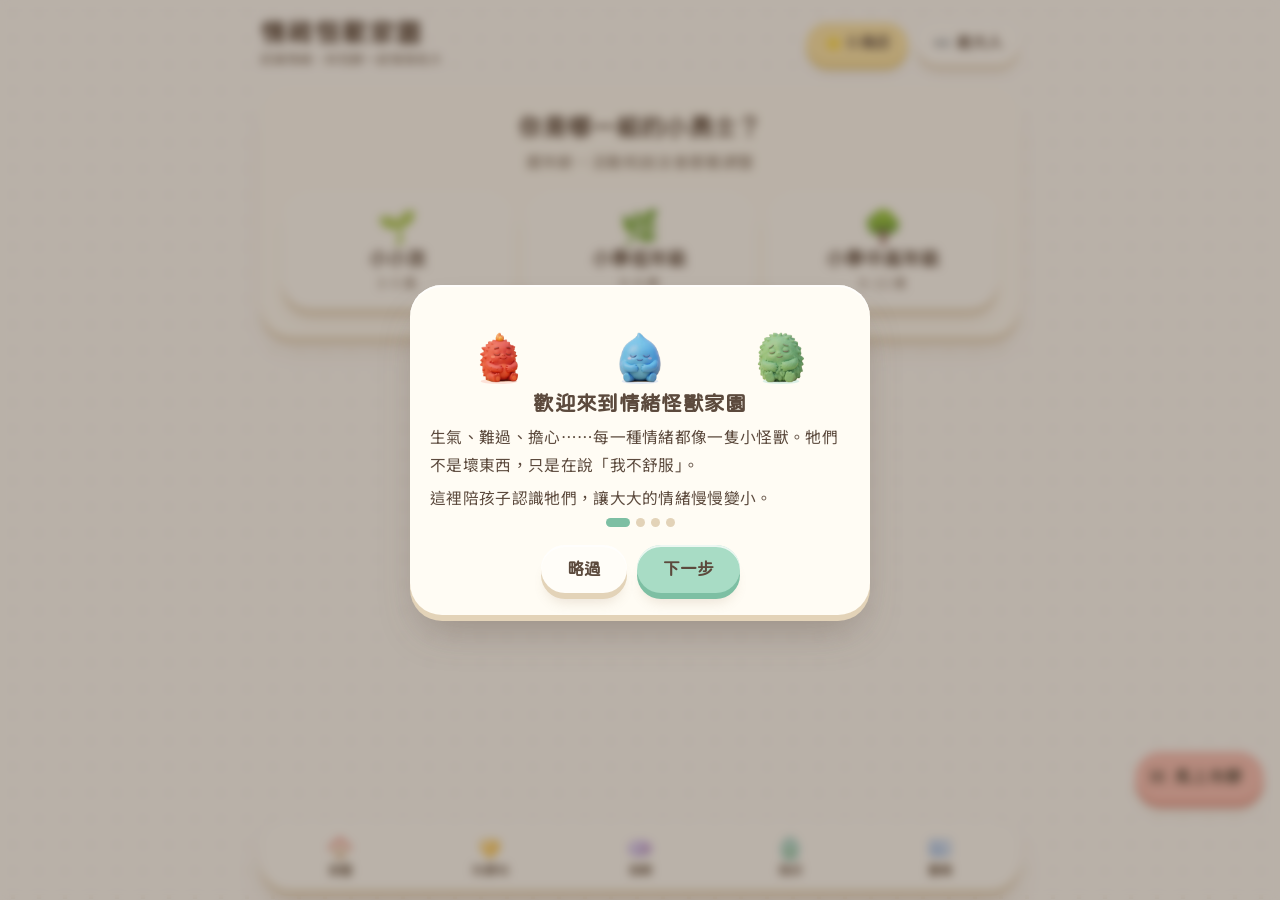
<file: index.html>
<!DOCTYPE html>
<html lang="zh-Hant-TW">
<head>
<meta charset="utf-8">
<meta name="viewport" content="width=device-width, initial-scale=1">
<title>情緒怪獸家園</title>
<link rel="manifest" href="manifest.webmanifest">
<meta name="theme-color" content="#FDFBF7">
<meta name="apple-mobile-web-app-capable" content="yes">
<meta name="mobile-web-app-capable" content="yes">
<meta name="apple-mobile-web-app-title" content="冷靜站">
<link rel="apple-touch-icon" href="icons/apple-touch-icon.png">
<link rel="icon" href="icons/icon-192.png">
<link rel="preconnect" href="https://fonts.googleapis.com">
<link rel="preconnect" href="https://fonts.gstatic.com" crossorigin>
<link href="https://fonts.googleapis.com/css2?family=Huninn&family=Noto+Sans+TC:wght@400;500;700&display=swap" rel="stylesheet">
<link rel="stylesheet" href="css/tokens.css">
<link rel="stylesheet" href="css/style.css">
<link rel="stylesheet" href="css/clay.css">
<link rel="stylesheet" href="css/corners2.css">
<link rel="stylesheet" href="css/games2.css">
<link rel="stylesheet" href="css/adult2.css">
<link rel="stylesheet" href="css/flow2.css">
<link rel="stylesheet" href="css/co2.css">
<link rel="stylesheet" href="css/flow3.css">
<link rel="stylesheet" href="css/learn2.css">
<link rel="stylesheet" href="css/season.css">
<link rel="stylesheet" href="css/print.css">
<link rel="stylesheet" href="css/phone.css">
</head>
<body>
<div class="wrap">
  <header>
    <h1>情緒怪獸家園<small>認識情緒，和怪獸一起慢慢長大</small></h1>
    <div class="hdr-btns">
      <button class="btn ghost small starbtn" id="openDex">⭐ <span id="hdrStars">0</span> 商店</button>
      <button class="btn ghost small" id="openParent">👀 給大人</button>
    </div>
  </header>

  <div class="dots" id="dots"></div>
  <div class="navrow" id="navrow">
    <button class="btn ghost small" id="navBack">← 上一步</button>
    <button class="btn ghost small" id="navHome">🏠 回家園</button>
  </div>

  <!-- 0 age -->
  <section class="step card" data-step="0">
    <p class="q">你是哪一組的小勇士？</p>
    <p class="hint">選年齡，活動和說法會跟著調整</p>
    <div class="grid g3" id="ages"></div>
  </section>

  <!-- 1 monster -->
  <section class="step card" data-step="1">
    <div id="adultCue"></div>
    <p class="q" id="monQ">現在，你心裡住著哪一隻怪獸？</p>
    <p class="hint" id="monHint">點一隻最像你的</p>
    <div class="grid g3" id="monsters"></div>
    <div class="row" id="monJoy"><button class="chip" id="toJoy">✨ 不是怪獸，是開心、驕傲、安心的感覺</button></div>
  </section>

  <!-- 2 size -->
  <section class="step card" data-step="2">
    <p class="q" id="sizeQ">怪獸有多大？</p>
    <div id="sizeMsg"></div>
    <div class="stage" id="sizeStage"></div>
    <p class="hint" id="sizeHint">點點看，你的怪獸現在有多大</p>
    <div class="thermo" id="thermo"></div>
    <p class="hint" id="sizeKey" style="margin:6px 0 0;font-size:.85rem">🟢 平靜　🟡 有點煩　🔴 快爆炸</p>
    <div class="row">
      <button class="btn ghost" id="selfTry" style="display:none">我想自己試試</button>
      <button class="btn" id="toCalm" disabled>我們來讓它變小</button>
    </div>
  </section>

  <!-- 3 calm activity -->
  <section class="step card" data-step="3">
    <p class="q" id="actTitle">冷靜時間</p>
    <p class="hint" id="actHint"></p>
    <div class="row" id="actTabs" style="margin-top:0;margin-bottom:14px"></div>
    <div id="actArea"></div>
    <div class="row">
      <button class="speak" id="speakAct">🔊 唸給我聽</button>
      <button class="btn" id="actDone">我好一點了</button>
    </div>
    <div id="actAdult"></div>
  </section>

  <!-- 4 re-check -->
  <section class="step card" data-step="4">
    <p class="q" id="reQ">怪獸現在變多大了？</p>
    <p class="hint" id="reHint">再看看你的心裡</p>
    <div class="stage" id="reStage"></div>
    <div class="thermo" id="thermo2"></div>
    <p class="hint" id="reMsg" style="margin-top:10px"></p>
    <div class="row" id="reBtns"></div>
  </section>

  <!-- 5 talk -->
  <section class="step card" data-step="5">
    <div id="talkMain">
    <p class="q">說說看，發生什麼事了？</p>
    <p class="hint">選一個最像的，說出來會舒服一點</p>
    <div class="chips" id="causes"></div>
    <p class="hint" style="margin:18px 0 8px">你現在想要……</p>
    <div class="chips" id="wants"></div>
    <div class="sentence" id="sentence"></div>
    </div>
    <div id="talkRepair" style="display:none">
    <p class="q">最後一個問題</p>
    <p class="hint">不管答案是什麼都沒關係，我們可以一起想辦法</p>
    <div class="soft" style="text-align:left">
      <b>剛剛有沒有東西壞掉，或有人被弄痛、弄難過？</b>
      <div class="chips" id="dmg" style="margin-top:8px;justify-content:flex-start"></div>
      <div id="repairOpts"></div>
    </div>
    </div>
    <div class="row">
      <button class="speak" id="speakSent">🔊 唸出來</button>
      <button class="btn" id="toNext">下一步</button>
    </div>
  </section>

  <!-- 6 next time -->
  <section class="step card" data-step="6">
    <p class="q" id="planQ">下次怪獸再來，我可以……</p>
    <p class="hint" id="planHint">選一個你想試試的魔法</p>
    <div class="grid g2" id="plans"></div>
    <div class="row"><button class="btn" id="finish" disabled>我記住了！</button></div>
  </section>

  <!-- 7 badge -->
  <section class="step card" data-step="7">
    <p class="q" id="winQ">你做到了！</p>
    <div class="stage" id="winMon" style="min-height:150px"></div>
    <div class="connect" id="connect"></div>
    <p class="hint" id="winLv" style="margin:4px 0 0"></p>
    <div class="xpbar" style="max-width:300px;margin:8px auto"><i id="winXp" style="width:0"></i></div>
    <div id="levelUp"></div>
    <details class="rewardbox" id="rewardBox"><summary id="rewardSum"></summary><ul class="reward" id="rewardList"></ul></details>
    <div class="soft" id="toughMsg" style="display:none"></div>
    <div class="sentence" id="planShow"></div>
    <div class="row">
      <button class="btn" id="restart">🏠 回家園</button>
    </div>
  </section>

  <!-- 9 my monsters + shop -->
  <section class="step card" data-step="9">
    <p class="q">怪獸圖鑑</p>
    <p class="hint">點一隻怪獸，認識牠、學會跟牠相處。每次面對牠，牠就跟你更熟一點</p>
    <div class="grid g3" id="dex"></div>
    <p class="q" style="font-size:1.25rem;margin-top:22px">情緒夥伴</p>
    <p class="hint">開心、驕傲、安心……好的感覺也值得被看見。點一個夥伴，把好感覺存起來</p>
    <div class="grid g3" id="jdex"></div>
    <button class="pick" id="jbOpen" style="width:100%;margin-top:14px;border-color:#FFD98A;background:#FFF9EA"><b>🎁 快樂寶盒</b><span></span></button>
    <button class="pick" id="toCritDex" style="width:100%;margin-top:14px;border-color:#B9DDAA;background:#F4FAF0"><b>🐾 生物圖鑑</b><span id="critDexSub"></span></button>
  </section>

  <!-- 10 home -->
  <section class="step card" data-step="10">
    <div class="homehead">
      <div><b id="heroName"></b><span class="lvtag" id="heroLv"></span></div>
      <div class="starbar" style="margin:0">⭐ <b id="homeStars">0</b></div>
    </div>
    <div class="xpbar" style="margin:8px 0 0"><i id="heroXp"></i></div>
    <div class="moodcard" id="moodCard">
      <p class="q" style="font-size:1.15rem;margin:0 0 8px">今天心情怎麼樣？</p>
      <div class="moods" id="moods"></div>
      <p class="hint" id="moodMsg" style="margin-top:10px"></p>
    </div>
    <div class="scene" id="scene"></div>
    <div class="row" id="decorBar" style="display:none;margin-top:8px"><span class="hint" style="margin:0">按住家具拖拉移動</span><button class="btn small" id="decorDone">布置好了</button></div>
    <div class="homemain">
      <button class="hm hm-calm" id="hStart"><i>💛</i><b>冷靜站</b><span>怪獸來了</span></button>
      <button class="hm hm-joy" id="hJoy"><i>✨</i><b>開心的事</b><span>存起好感覺</span></button>
      <button class="hm hm-today" id="hToday"><i>📋</i><b>今天</b><span id="hTodaySub"></span></button>
    </div>
    <div class="todaybox" id="todayBox" style="display:none">
      <div id="reviewBox"></div>
      <div id="wishBox"></div>
      <div id="chores"></div>
      <div id="repairBox"></div>
      <div id="voucherBox"></div>
    </div>
    <div class="homelinks">
      <button class="chip" id="hQuiet">🌿 靜靜看</button>
      <button class="chip" id="hWater">🪄 布置</button>
      <button class="chip" id="hLog">📒 紀錄</button>
      <button class="chip" id="hWeek">📅 練習表</button>
      <button class="chip" id="hParent">🌟 大人給星星</button>
      <button class="chip" id="hEdit">換主角 / 年齡</button>
    </div>
  </section>

  <!-- 11 shop -->
  <section class="step card" data-step="11">
    <p class="q">星星商店</p>
    <div class="starbar">⭐ <b id="shopStars">0</b> 顆星星</div>
    <div class="chips" id="shopTabs" style="margin-bottom:10px"></div>
    <p class="hint" id="shopHint"></p>
    <div class="grid g3" id="shop"></div>
  </section>

  <!-- 12 hero setup -->
  <section class="step card" data-step="12">
    <p class="q">選一隻小動物當作「你自己」</p>
    <p class="hint">這就是家園裡的你，你會照顧情緒怪獸、一起把家布置起來</p>
    <div class="grid g2" id="heroes"></div>
    <p class="hint" style="margin:16px 0 6px">你在家園裡叫什麼名字？（可以不填）</p>
    <input id="heroNameIn" class="namein" maxlength="8" placeholder="你的名字或小名">
    <div class="row"><button class="btn" id="heroOk" disabled>就是牠了！</button></div>
    <div class="row"><button class="btn ghost small" id="toAge">更改年齡</button></div>
  </section>

  <!-- 14 log -->
  <section class="step card" data-step="14">
    <p class="q">情緒紀錄</p>
    <p class="hint">每次用完冷靜站會自動記下來，方便回顧，也可以複製給老師或治療師參考</p>
    <div class="chips" id="logTabs" style="margin-bottom:12px"></div>
    <div id="logRv"></div>
    <div class="sumbox" id="logSum"></div>
    <div id="logList"></div>
    <div class="row">
      <button class="btn" id="logCopy">📋 複製這段紀錄</button>
      <button class="btn ghost small" id="logClear">刪除全部紀錄</button>
    </div>
    <textarea id="logText" style="display:none;width:100%;min-height:160px;margin-top:10px;border-radius:12px;border:2px solid var(--line);padding:10px;font:inherit;font-size:.85rem"></textarea>
    <p class="note">紀錄只存在這台裝置的瀏覽器裡，不會上傳。分享時請只傳給信任的人。</p>
  </section>

  <!-- 15 week practice -->
  <section class="step card" data-step="15">
    <p class="q">一週練習表</p>
    <p class="hint" id="wkHint">心情好的時候多練習，生氣時才用得出來。今天的格子點一下就打勾，每格 +2 ⭐</p>
    <div style="overflow-x:auto"><table class="wk" id="wkTable"></table></div>
    <div class="sumbox" id="wkSum" style="margin-top:12px"></div>
    <div class="soft" id="rolePlay" style="text-align:left"></div>
  </section>

  <!-- 16 coupon settings -->
  <section class="step card" data-step="16">
    <p class="q">設定兌換券</p>
    <p class="hint">由大人決定可以換什麼、要幾顆星星。建議用「活動和特權」，不要用零食或玩具。</p>
    <div id="cpnList"></div>
    <div class="row"><button class="btn ghost small" id="cpnAdd">＋ 新增一項</button><button class="btn" id="cpnSave">儲存</button></div>
  </section>

  <!-- 17 games hub -->
  <section class="step card" data-step="17">
    <p class="q">遊戲時間</p>
    <p class="hint">心情好的時候多玩，練專注、練煞車、練冷靜</p>
    <button class="pick" id="gRoutine" style="width:100%;border-color:#9CCFC6;background:#F4FAF9"><b>🕙 每天 10 分鐘遊戲時間</b><span id="gRoutineSub">熱身 → 專注 → 情緒 → 收尾，一步一步帶你玩</span></button>
    <button class="pick" id="gWatch" style="width:100%;margin-top:10px;border-color:#B9DDAA;background:#F4FAF0"><b>🔭 安靜觀察</b><span id="gWatchSub">安靜下來，小動物就會出現，拍照收進圖鑑</span></button>
    <p class="q secttl">自己玩的小遊戲</p>
    <div class="grid g2">
      <button class="pick" id="gGuess"><b>🔍 猜猜是誰</b><span>看線索，猜怪獸</span></button>
      <button class="pick" id="gMem"><b>🃏 記憶翻牌</b><span>練專注、輪流</span></button>
      <button class="pick" id="gTR"><b>🐰 烏龜兔子石頭</b><span>練身體煞車</span></button>
      <button class="pick" id="gColor"><b>🫧 顏色泡泡</b><span>只戳指定顏色</span></button>
      <button class="pick" id="gCalm"><b>🧘 冷靜練習</b><span id="gCalmSub">呼吸、紅綠燈…</span></button>
      <button class="pick" id="gHand"><b>✋ 手掌小腦袋</b><span>情緒大時，腦袋怎麼了</span></button>
    </div>
    <p class="q secttl">親子遊戲庫（大人帶著玩）</p>
    <p class="hint" id="gTime"></p>
    <div id="gLib"></div>
  </section>

  <!-- 30 猜猜是誰（v39） -->
  <section class="step card" data-step="30">
    <p class="q" id="gsQ">猜猜是誰</p>
    <div class="chips" id="gsModes"></div>
    <p class="hint" id="gsHint"></p>
    <div id="gsBody"></div>
  </section>

  <!-- 18 10-minute routine -->
  <section class="step card" data-step="18">
    <p class="q">每天 10 分鐘遊戲時間</p>
    <div class="rstage" id="rStages"></div>
    <div class="rtimer" id="rTimer"></div>
    <div id="rBody"></div>
  </section>

  <!-- 19 memory -->
  <section class="step card" data-step="19">
    <p class="q">記憶翻牌</p>
    <p class="hint">翻兩張，一樣的就收走。記住每隻怪獸躲在哪裡！</p>
    <div class="chips" id="memMode" style="margin-bottom:10px"></div>
    <div class="scores" id="memScore"></div>
    <div class="memgrid" id="memGrid"></div>
    <div class="soft" id="memMsg" style="display:none"></div>
    <div class="row"><button class="btn ghost small" id="memNew">重新開始</button></div>
  </section>

  <!-- 20 turtle rabbit stone -->
  <section class="step card" data-step="20">
    <p class="q">烏龜、兔子、石頭</p>
    <div class="trlegend" id="trLegend"></div>
    <div class="cmd" id="trCmd">準備好了嗎？</div>
    <div class="track trk2"><i id="trBar"></i><span id="trRun"></span><b id="trFlag">🏁</b></div>
    <button class="bigtap" id="trTap">開始</button>
    <p class="hint" id="trInfo"></p>
  </section>

  <!-- 21 color bubbles -->
  <section class="step card" data-step="21">
    <p class="q">顏色泡泡</p>
    <p class="hint" id="cbHint"></p>
    <div class="cmd" id="cbCmd"></div>
    <div class="pond" id="cbPond"></div>
    <div class="count" id="cbCount" style="margin-top:10px"></div>
    <div class="row"><button class="btn" id="cbStart">開始</button></div>
  </section>

  <!-- 23 quiet watching: creature dex -->
  <section class="step card" data-step="23">
    <p class="q" id="wTitle">🔭 安靜觀察</p>
    <div id="wBody"></div>
  </section>

  <!-- 22 monster detail -->
  <section class="step card" data-step="22">
    <div class="stage" id="mdMon" style="min-height:150px"></div>
    <p class="q" id="mdName"></p>
    <p class="hint" id="mdLv"></p>
    <div class="intro" id="mdBody"></div>
  </section>

  <!-- 13 parent gives stars -->
  <!-- 24 pond corner -->
  <section class="step card" data-step="24">
    <p class="q">🐟 池塘</p>
    <p class="hint" id="pondHint"></p>
    <div id="pondArea" class="cornerarea"></div>
    <p class="cornermsg" id="pondMsg"></p>
    <div class="row" id="pondBtns"></div>
  </section>

  <!-- 25 garden corner -->
  <section class="step card" data-step="25">
    <p class="q">🌷 花園</p>
    <p class="hint" id="gdHint"></p>
    <div id="gdArea" class="cornerarea"></div>
    <p class="cornermsg" id="gdMsg"></p>
    <div class="row" id="gdBtns"></div>
  </section>

  <!-- 27 quiet view -->
  <section class="step card" data-step="27">
    <div class="scene quiet" id="quietScene"></div>
    <p class="hint" id="quietWord" style="margin:12px 0 4px;min-height:1.6em;font-size:1.15rem"></p>
    <div class="row" id="quietBtns"></div>
  </section>

  <!-- 26 review together -->
  <section class="step card" data-step="26">
    <p class="q" id="rvTitle">一起回顧</p>
    <p class="hint" id="rvHint"></p>
    <div class="dots" id="rvDots" style="margin-bottom:12px"></div>
    <div id="rvArea"></div>
    <div class="row" id="rvNav"></div>
  </section>

  <!-- 28 savor positive feelings (v25) -->
  <section class="step card" data-step="28">
    <p class="q" id="jyTitle"></p>
    <p class="hint" id="jyHint"></p>
    <div class="dots" id="jyDots" style="margin-bottom:12px"></div>
    <div id="jyArea"></div>
    <div class="row" id="jyNav"></div>
  </section>

  <!-- 29 joy box (v25) -->
  <section class="step card" data-step="29">
    <p class="q">🎁 快樂寶盒</p>
    <p class="hint" id="jbSub"></p>
    <div id="jbList"></div>
    <div class="row"><button class="btn" id="jbNew">✨ 再存一個</button></div>
    <p class="note">點一下，會唸給你聽。紀錄只存在這台裝置裡。</p>
  </section>

  <section class="step card" data-step="13">
    <p class="q">大人給星星</p>
    <p class="hint">孩子平時情緒處理得好，大人可以在這裡給獎勵（每天最多 3 次）</p>
    <div class="grid g2" id="goods"></div>
    <div id="confirmBox" style="text-align:center;margin-top:14px"></div>
  </section>

  <!-- 8 adult takes over -->
  <section class="step card" data-step="8">
    <p class="q">大人來陪你了</p>
    <p class="hint">你不用做任何事，看著圓圈，慢慢呼吸就好</p>
    <div class="breath-box" style="height:220px"><div class="ball slow" id="coBall"></div></div>
    <div class="breath-word" id="coWord">我在這裡，你很安全</div>

    <div class="adult">
      <div class="adult-head"><b>給大人：情緒爆發時（4–5 級）</b><span>已經過了 <b id="elapsed">0:00</b></span></div>
      <p style="margin:6px 0 0;color:var(--soft);line-height:1.6">這時孩子的大腦聽不進道理，最有用的是大人的平靜。由上往下做，做完可以打勾。</p>
      <ol class="check" id="checks"></ol>
      <h4 id="linesTitle">可以說的短句</h4>
      <div class="lines" id="lines"></div>
      <h4>給身體一個出口（看孩子平常哪種有效）</h4>
      <div class="chips" id="outlets" style="justify-content:flex-start"></div>
      <div class="warn" id="longWarn">情緒通常會先升到最高點再下降。只要陪著，不必急著讓它停下來。</div>
    </div>

    <div class="row">
      <button class="btn" id="coCalm">孩子平靜下來了</button>
    </div>
  </section>
</div>

<button class="sos" id="sos" aria-label="馬上冷靜"><span aria-hidden="true">🆘</span><span class="sos-t">馬上冷靜</span></button>
<div class="toasts" id="toasts"></div>
<nav class="tabbar" id="tabbar">
  <button data-tab="10">🏠<span>家園</span></button>
  <button data-tab="1">💛<span>冷靜站</span></button>
  <button data-tab="17">🎮<span>遊戲</span></button>
  <button data-tab="11">🛒<span>商店</span></button>
  <button data-tab="9">📖<span>圖鑑</span></button>
</nav>

<div class="drawer-bg" id="dbg"></div>
<aside class="drawer" id="drawer" aria-label="給大人的引導">
  <div style="display:flex;justify-content:space-between;align-items:center">
    <h2>給大人：怎麼陪</h2>
    <button class="btn ghost small" id="closeParent">關閉</button>
  </div>
  <p class="pacifier-note">🧸 這個工具是<b>陪練習用的，不是安撫奶嘴</b>。情緒很大時先陪孩子，不用急著開 App；平常一起練、事後一起回顧，才是它最有用的時候。</p>
  <p style="color:var(--soft)">先連結，再引導。情緒大的時候，大腦聽不進道理；先讓身體安靜，再談事情。</p>
  <div class="tabs" id="pTabs"></div>
  <div id="pBody"></div>
  <h3>孩子情緒超過能自己處理的程度時（4–5 級）</h3>
  <p>大哭大叫、打人、丟東西、躺地上時，先把工具放一邊，大人接手陪伴。按下面按鈕會打開「陪伴模式」：畫面上給孩子一顆慢慢呼吸的圓圈，下方有大人的步驟清單和計時。</p>
  <button class="btn adult-btn" id="openCo">打開陪伴模式</button>
  <h3>冷靜計時器</h3>
  <p>陪孩子在冷靜角待一下（不是處罰，是休息）。時間到會有輕輕的鈴聲。</p>
  <div class="timer">
    <span class="t" id="tShow">0:00</span>
    <button class="chip" data-min="1">1 分鐘</button>
    <button class="chip" data-min="3">3 分鐘</button>
    <button class="chip" data-min="5">5 分鐘</button>
    <button class="chip" id="tStop">停止</button>
  </div>
  <h3>🖨️ 列印：冷靜角海報、事後回顧單</h3>
  <p>印出來貼在冷靜角。情緒來的時候，大人看牆上的海報就好，不用開 App；冷靜下來以後，用回顧單一起聊。</p>
  <div id="printPick"></div>
  <h3>星星和等級怎麼算</h3>
  <ul>
    <li>星星獎勵的是<b>「面對和嘗試」</b>，不是「冷靜下來」或「沒有情緒」。怪獸有沒有變小，拿到的星星都一樣，孩子不會因為「沒變小」吃虧，也不用把一開始的大小選高。</li>
    <li><b>星星最多的是平常</b>：心情好時的平時練習 +10（從怪獸頁練，還會算進那隻怪獸的經驗值）、冷靜後一起回顧 +10。平常練熟了，情緒來的時候才用得出來。</li>
    <li>情緒來的那一次：勇敢面對 +10、請大人陪伴 +10、說出感覺 +5、想好下次的方法 +5。</li>
    <li>連續 3 次怪獸都沒變小，結束頁會溫和提醒孩子找大人說說，給大人的提醒也會出現在下面。</li>
    <li>每天前 5 次可以拿星星，避免為了星星一直重複玩。</li>
    <li>其他平時：每天心情打卡 +3、照顧家園 +2；孩子平時情緒處理得好，大人可在家園按「大人給星星」，每次 +10（每天最多 3 次，需大人按住確認）。</li>
    <li>星星只能換主角、怪獸和家園的裝扮。如果想搭配真實獎勵，建議換「陪伴時間」（一起看書、玩遊戲），不要換零食或 3C 時間。</li>
    <li>星星和等級只存在這台裝置的瀏覽器裡，清除瀏覽資料會歸零。</li>
  </ul>
  <div id="toughNote"></div>
  <h3>破壞東西或弄傷人時：要學習承擔後果嗎？</h3>
  <ul>
    <li><b>要，但不是在情緒最大的時候</b>。先讓孩子冷靜，再談後果。</li>
    <li><b>情緒可以接受，行為要負責</b>。「生氣沒有錯，但東西壞了，我們要想辦法修補。」</li>
    <li><b>用「修復」取代「處罰」</b>：一起收拾、幫忙修好、道歉、做一件事彌補，或年紀大一點的孩子用零用錢、家事分擔賠償。後果要跟發生的事有關，也要合理、事先能預期。</li>
    <li>工具裡的做法：在「說說看」那一步，孩子可以選一個修復任務。做完後，大人在家園<b>按住確認</b>，孩子得到 +15「負起責任」。<b>不會扣星星</b>，因為我們獎勵的是願意彌補，不讓孩子因為羞愧而躲起來。</li>
    <li>不要用「不准拿星星」或「沒收家園」來懲罰，以免孩子把冷靜站跟處罰連在一起。</li>
  </ul>
  <button class="chip" id="resetAll" style="margin-top:6px">重設星星與等級</button>
  <button class="chip" id="introAgain" style="margin-top:10px">📖 重看使用說明</button>
  <h3>🔈 環境音</h3>
  <div id="soundBox"></div>
  <h3>📲 加到主畫面、備份紀錄</h3>
  <div id="appBox"></div>
  <div id="bkBox"></div>
  <h3>🧪 測試模式</h3>
  <p style="font-size:.9rem">想先看看星星夠多、怪獸升級後會開啟什麼內容。進入時會先備份目前的紀錄，測完按「結束測試」就會還原，孩子的紀錄不會不見。</p>
  <div id="testBox"></div>
  <h3>晚上睡覺模式</h3>
  <p style="font-size:.9rem">到了設定的時間（到早上 7 點），家園變成晚上、怪獸們去睡覺，遊戲、商店、布置暫停。冷靜站和馬上冷靜照常可以用。</p>
  <div class="chips" id="nightChips" style="justify-content:flex-start"></div>
  <h3>使用時間提醒</h3>
  <p style="font-size:.9rem">每天用到設定的時間，會溫和提醒孩子休息、去做真實世界的事。冷靜流程中不會打斷，「馬上冷靜」永遠可以用。</p>
  <div class="chips" id="limitChips" style="justify-content:flex-start"></div>
  <p style="font-size:.85rem;color:#8a7a6a" id="useToday"></p>
  <h3>安靜觀察：用麥克風聽安靜</h3>
  <p style="font-size:.9rem">開啟後，「安靜觀察」會用麥克風<b>只量聲音大小</b>：周圍安靜，小動物才會出來。不錄音、不存檔、不上傳，離開觀察畫面就關掉麥克風。沒開的話，用「手放好、不碰螢幕」代表安靜。</p>
  <div class="chips" id="micChips" style="justify-content:flex-start"></div>
  <h3>紀錄與兌換券</h3>
  <div class="row" style="justify-content:flex-start;margin-top:4px">
    <button class="chip" id="dOpenLog">📒 情緒紀錄</button>
    <button class="chip" id="dOpenWeek">📅 一週練習表</button>
    <button class="chip" id="dOpenCpn">🎟 設定兌換券</button>
  </div>
  <p>星星除了買裝扮，也可以換大人設定的<b>兌換券</b>，例如多聽一本故事、一起玩桌遊。建議用活動和特權取代零食或玩具；兌換後要守信用，盡快兌現。</p>
  <h3>先打好 3 個基礎</h3>
  <ul>
    <li><b>作息固定</b>：起床、吃飯、遊戲、睡覺盡量每天一樣。要轉換時先預告：「再玩 5 分鐘就要收玩具。」</li>
    <li><b>環境單純</b>：情緒快升高時關電視、減少噪音、收掉多的玩具；一次只給 2～3 個選擇。</li>
    <li><b>大人先穩</b>：孩子尖叫時，大人跟著大聲通常會更糟。先深呼吸、蹲下、用平穩的短句。</li>
  </ul>
  <h3>依年齡的實際做法</h3>
  <table class="agetbl">
    <tr><td>0–2 歲</td><td>先檢查餓不餓、累不累、尿布、是不是太吵；用擁抱、輕搖、安靜的地方安撫；只說很短的話：「你累了。」（這個年齡由大人陪伴，不需要操作工具）</td></tr>
    <tr><td>2–3 歲</td><td>給兩個選擇：「自己走，還是牽手走？」；用遊戲轉移：「比賽誰先到門口！」；事後指著怪獸圖說「這是生氣」「這是難過」。可由大人拿著工具，孩子點怪獸。</td></tr>
    <tr><td>3–4 歲</td><td>練習「停一停、深呼吸、喝口水」；玩紅綠燈遊戲；用玩偶角色扮演「玩具被拿走時怎麼說」。</td></tr>
    <tr><td>4–6 歲</td><td>用情緒溫度計、呼吸、計時器和一週練習表；規則和後果事先說清楚；做到時立刻具體稱讚。</td></tr>
    <tr><td>6–8 歲</td><td>練習說「我還沒做到」、把難的事切成小步驟、用說的表達感覺；可以自己操作工具，大人在旁邊陪。</td></tr>
    <tr><td>9–12 歲</td><td>一起找原因、想 Plan B；讓孩子自己選冷靜方法，也尊重需要獨處；用情緒紀錄一起回顧。</td></tr>
  </table>
  <h3>常見情境怎麼做</h3>
  <div class="tabs" id="caseTabs"></div>
  <div class="case" id="caseBody"></div>
  <h3>親子遊戲小提醒</h3>
  <ul>
    <li><b>一次只玩一種</b>：收起其他玩具，關掉電視和背景音樂。</li>
    <li><b>時間從短開始</b>：3 歲約 3–5 分鐘、4 歲約 5–8 分鐘、5–6 歲約 8–15 分鐘，成功了再慢慢加長。</li>
    <li><b>稱讚過程</b>：「你剛剛聽到紅燈就停住了」比「你好棒」更清楚，孩子知道要重複什麼。</li>
    <li><b>難度怎麼調</b>：太簡單就加快、加規則；太難就減少選項、放慢、縮短；分心就先玩動態遊戲再玩靜態的；挫折就改成合作，不比輸贏。</li>
  </ul>
  <h3>我們家的心得筆記</h3>
  <p>記下對孩子有效的方法、有用的話、要避免的情況。只存在這台裝置，可以複製分享給家人或老師。</p>
  <textarea id="pNotes" style="width:100%;min-height:110px;border:2px solid var(--line);border-radius:12px;padding:10px;font:inherit;font-size:.93rem" placeholder="例如：生氣時先給他抱枕比講話有用；輸了會哭，先玩合作遊戲比較好……"></textarea>
  <div class="row" style="justify-content:flex-start;margin-top:6px"><button class="chip" id="pNotesCopy">📋 複製心得和孩子的冷靜秘訣</button></div>
  <h3>家長交流（選填）</h3>
  <p>這個工具不會把資料傳到網路上，所以無法直接看到其他家長的分享。如果你有 LINE 社群、Padlet 或表單，可以把網址貼在這裡，下面就會出現連結。</p>
  <input id="commUrl" class="namein" style="width:100%;text-align:left;font-size:.95rem" placeholder="https://...">
  <div id="commLink" style="margin-top:8px"></div>
  <h3>每天 15 分鐘特別時光</h3>
  <p>每天留 15 分鐘，一對一、不看手機，讓孩子決定玩什麼。過程中多描述（「你把積木疊得好高」）、多聽，少指導、少批評。這能讓孩子不用激烈行為來爭取注意。一週練習表裡有這一項。</p>
  <h3>通用原則</h3>
  <ul>
    <li><b>命名情緒</b>：幫孩子把感覺說出來（「你好生氣」），說得出來的情緒比較好管理。</li>
    <li><b>接納感受，限制行為</b>：「生氣可以，打人不行。」</li>
    <li><b>認知落差</b>：孩子心裡的「應該」和現實不一樣時最容易爆炸。先承認落差：「你以為會成功，結果沒有，好失望。」</li>
    <li><b>稱讚過程</b>：努力、換方法、願意再試，比「你好聰明」更能培養挫折容忍力。</li>
    <li><b>事後回顧</b>：平靜後才討論「下次可以怎麼做」，一次一個方法就好。</li>
  </ul>
  <p class="note">如果孩子在多數遊戲中很難持續 1–2 分鐘、常常攻擊、很難被安撫，或已經影響幼兒園適應與人際互動，建議安排兒童發展評估或早期療育評估。遊戲是日常練習，不能取代專業評估。</p>
  <p class="note">如果孩子有 ADHD 或疑似 ADHD：對學齡前孩子，以家長為主的行為管理訓練是目前建議的第一線做法，可以詢問兒童心智科或早療單位是否有親職課程。</p>
  <p class="note">這是日常情緒陪伴的小工具，不能取代專業評估。若孩子的情緒爆發頻繁、強度很大、持續很久，或有傷害自己或他人的情形，請諮詢兒童心智科醫師、心理師或學校輔導老師。</p>
</aside>

<script src="js/data.js"></script>
<script src="js/family.js"></script>
<script src="js/art.js"></script>
<script src="js/icons.js"></script>
<script src="js/core.js"></script>
<script src="js/calm-flow.js"></script>
<script src="js/home.js"></script>
<script src="js/records.js"></script>
<script src="js/games.js"></script>
<script src="js/corners.js"></script>
<script src="js/corners2.js"></script>
<script src="js/parent.js"></script>
<script src="js/ambient.js"></script>
<script src="js/intro.js"></script>
<script src="js/wish.js"></script>
<script src="js/review.js"></script>
<script src="js/joy.js"></script>
<script src="js/clues.js"></script>
<script src="js/adult2.js"></script>
<script src="js/emo4.js"></script>
<script src="js/emo8.js"></script>
<script src="js/emo12.js"></script>
<script src="js/emo14.js"></script>
<script src="js/flow2.js"></script>
<script src="js/co2.js"></script>
<script src="js/flow3.js"></script>
<script src="js/games2.js"></script>
<script src="js/icons2.js"></script>
<script src="js/learn2.js"></script>
<script src="js/yard.js"></script>
<script src="js/season.js"></script>
<script src="js/print.js"></script>
<script src="js/backup.js"></script>
<script src="js/main.js"></script>
</body>
</html>
</file>
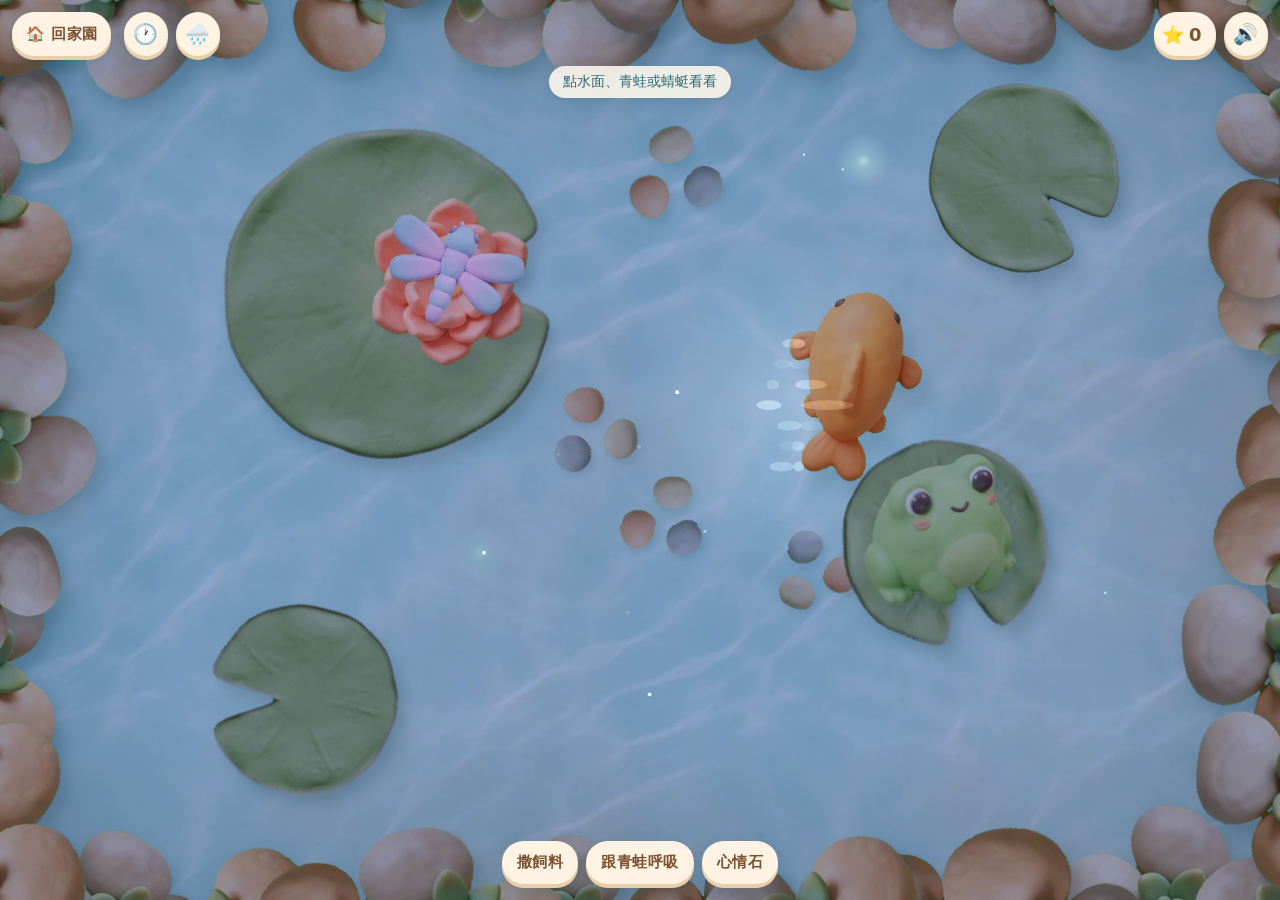
<file: pond/index.html>
<!DOCTYPE html>
<html lang="zh-Hant">
<head>
<meta charset="utf-8">
<meta name="viewport" content="width=device-width,initial-scale=1,viewport-fit=cover">
<title>情緒怪獸家園・池塘</title>
<style>
  button{touch-action:manipulation;-webkit-tap-highlight-color:transparent}
  html,body{margin:0;width:100%;height:100%;position:fixed;inset:0;background:#cfe9e6;overflow:hidden;-webkit-touch-callout:none;
    font-family:"PingFang TC","Noto Sans TC",system-ui,sans-serif;-webkit-user-select:none;user-select:none}
  canvas{position:fixed;inset:0;width:100%;height:100%;touch-action:none;display:block}
  .bar{position:fixed;left:0;right:0;bottom:calc(16px + env(safe-area-inset-bottom));
    display:flex;justify-content:center;gap:8px;pointer-events:none;padding:0 10px}
  .btn{pointer-events:auto;border:0;border-radius:999px;padding:12px 15px;font-size:15px;font-weight:700;
    color:#7a5232;background:#fff4e3;font-family:inherit;letter-spacing:.03em;white-space:nowrap;
    box-shadow:0 4px 0 #e8cfa9,0 10px 20px rgba(45,95,105,.28);-webkit-tap-highlight-color:transparent}
  .btn:active{transform:translateY(3px);box-shadow:0 1px 0 #e8cfa9,0 5px 10px rgba(45,95,105,.25)}
  .btn.on{background:#e3f4ea;color:#2f6b55;box-shadow:0 4px 0 #b9dcc7,0 10px 20px rgba(45,95,105,.28)}
  .btn.pulse{animation:pulse 1.4s ease-in-out infinite}
  @keyframes pulse{0%,100%{transform:scale(1)}50%{transform:scale(1.08)}}
  .mute{position:fixed;top:calc(12px + env(safe-area-inset-top));right:calc(12px + env(safe-area-inset-right));
    width:44px;height:44px;padding:0;font-size:20px;z-index:3}
  .tl{position:fixed;top:calc(12px + env(safe-area-inset-top));width:44px;height:44px;padding:0;font-size:20px;z-index:3}
  .home{position:fixed;top:calc(12px + env(safe-area-inset-top));left:calc(12px + env(safe-area-inset-left));height:44px;padding:0 14px;font-size:15px;z-index:3}
  #scene{left:calc(124px + env(safe-area-inset-left))}#rain{left:calc(176px + env(safe-area-inset-left))}
  body.breath #home,body.breath #scene,body.breath #rain,body.breath #shells,body.breath #feed,body.breath #mood,body.breath #hint{display:none}
  body.embedded #home{display:none}body.embedded #scene{left:calc(12px + env(safe-area-inset-left))}body.embedded #rain{left:calc(64px + env(safe-area-inset-left))}
  .shells{position:fixed;top:calc(12px + env(safe-area-inset-top));right:calc(64px + env(safe-area-inset-right));height:44px;
    padding:0 14px 0 8px;display:flex;align-items:center;gap:4px;font-size:18px;z-index:3}
  .shells img{width:30px;height:30px;object-fit:contain}
  .shells.bump{animation:bump .5s}
  @keyframes bump{0%,100%{transform:scale(1)}40%{transform:scale(1.25)}}
  .shop{position:fixed;left:50%;bottom:calc(82px + env(safe-area-inset-bottom));transform:translateX(-50%) translateY(20px);
    width:min(420px,92vw);max-height:72vh;overflow:auto;background:#fff8ec;border-radius:26px;padding:16px 16px 12px;
    box-shadow:0 12px 30px rgba(45,95,105,.3);opacity:0;pointer-events:none;transition:opacity .25s,transform .25s;z-index:4;
    -webkit-overflow-scrolling:touch;box-sizing:border-box}
  .shop.show{opacity:1;pointer-events:auto;transform:translateX(-50%) translateY(0)}
  .shop h3{margin:0 0 4px;font-size:18px;color:#7a5232;display:flex;justify-content:space-between;align-items:center}
  .shop h3 span{display:flex;align-items:center;gap:4px;font-size:16px}
  .shop h3 img{width:24px;height:24px}
  .shop .how{font-size:12.5px;color:#9b8a7a;margin:0 0 10px;line-height:1.5}
  .grid{display:grid;grid-template-columns:repeat(auto-fill,minmax(112px,1fr));gap:8px;margin-bottom:12px}
  .card{background:#fff;border-radius:16px;padding:8px 6px 8px;text-align:center;box-shadow:0 2px 6px rgba(122,82,50,.12)}
  .card img.f{height:64px;display:block;margin:2px auto 4px}
  .card b{display:block;font-size:13.5px;color:#6b5040}
  .card button{margin-top:6px;border:0;border-radius:999px;padding:6px 10px;font-weight:700;font-size:13.5px;font-family:inherit;
    background:#ffe3c2;color:#7a5232;display:inline-flex;align-items:center;gap:3px}
  .card button img{width:18px;height:18px}
  .card button:disabled{opacity:.45}
  .card .need{display:block;font-size:11.5px;color:#b39a85;margin-top:3px}
  .mine{font-size:13.5px;color:#6b5040}
  .mine h4{margin:4px 0 6px;font-size:14px;color:#7a5232}
  .mine .row{display:flex;align-items:center;gap:8px;padding:4px 0}
  .mine .row img{height:30px;width:30px;object-fit:contain}
  .mine .gbar{flex:1;height:8px;border-radius:99px;background:#f1e4d2;overflow:hidden}
  .mine .gbar i{display:block;height:100%;background:#9fd3a8;border-radius:99px}
  .mine .row span{flex:1}
  .mine .row small{color:#9b8a7a;white-space:nowrap;text-align:right}
  .ver{display:block;text-align:center;font-size:11px;color:#b8a898;margin:2px 0 0}
  .loading{flex-direction:column;gap:6px}
  .shop .close{display:block;margin:6px auto 0;border:0;background:none;color:#9b8a7a;font-size:14px;font-family:inherit;padding:6px 14px}
  .hint{position:fixed;top:calc(66px + env(safe-area-inset-top));left:50%;transform:translateX(-50%);
    background:rgba(255,250,240,.88);color:#2f6b73;font-size:14px;padding:7px 14px;border-radius:999px;
    pointer-events:none;transition:opacity 1.2s;white-space:nowrap;box-shadow:0 4px 12px rgba(45,95,105,.18)}
  .guide{position:fixed;top:calc(70px + env(safe-area-inset-top));left:0;right:0;margin:0 auto;width:fit-content;
    max-width:min(86vw,460px);box-sizing:border-box;background:rgba(255,250,240,.93);color:#2f6b73;font-size:19px;font-weight:700;line-height:1.5;
    padding:12px 20px;border-radius:22px;text-align:center;pointer-events:none;opacity:0;transition:opacity .5s;
    box-shadow:0 6px 18px rgba(45,95,105,.2)}
  .guide.low{top:auto;bottom:calc(84px + env(safe-area-inset-bottom))}
  .guide small{display:block;font-size:14px;font-weight:500;color:#4f8088}
  .guide.show{opacity:1}
  .sheet{position:fixed;left:50%;bottom:calc(82px + env(safe-area-inset-bottom));transform:translateX(-50%) translateY(20px);
    background:#fff8ec;border-radius:26px;padding:16px 18px 14px;box-shadow:0 12px 30px rgba(45,95,105,.3);
    opacity:0;pointer-events:none;transition:opacity .25s,transform .25s;text-align:center;width:min(340px,88vw)}
  .sheet.show{opacity:1;pointer-events:auto;transform:translateX(-50%) translateY(0)}
  .sheet h3{margin:0 0 12px;font-size:17px;color:#7a5232}
  .stones{display:flex;justify-content:space-around;margin-bottom:10px}
  .stone{border:0;background:none;font-family:inherit;font-size:15px;font-weight:700;color:#6b5040;
    display:flex;flex-direction:column;align-items:center;gap:6px;padding:4px;-webkit-tap-highlight-color:transparent}
  .stone i{width:58px;height:50px;border-radius:50% 50% 46% 54%/55% 52% 48% 45%;display:block;
    box-shadow:inset -6px -8px 12px rgba(0,0,0,.15),inset 6px 6px 10px rgba(255,255,255,.45),0 5px 10px rgba(45,95,105,.25)}
  .stone:active i{transform:scale(.92)}
  .cancel{border:0;background:none;color:#9b8a7a;font-size:14px;font-family:inherit;padding:6px 12px}
  .loading{position:fixed;inset:0;display:flex;align-items:center;justify-content:center;color:#2f6b73;font-size:16px;background:#cfe9e6;z-index:9}
</style>
</head>
<body>
<canvas id="cv"></canvas>
<div class="hint" id="hint">點水面、青蛙或蜻蜓看看</div>
<div class="guide" id="guide"></div>
<button class="btn mute" id="mute" aria-label="聲音">🔊</button>
<button class="btn shells" id="shells" aria-label="星星與魚店">⭐<span id="shellN">0</span></button>
<div class="shop" id="shop">
  <h3>魚店 <span>⭐ 星星 <b id="shopN">0</b></span></h3>
  <p class="how">用家園的星星帶小魚回家。小魚會慢慢長大，不用急，餵飼料會長得快一點。</p>
  <div class="grid" id="grid"></div>
  <div class="mine" id="mine"></div>
  <button class="close" id="shopClose">關閉</button>
</div>
<button class="btn home" id="home" aria-label="回家園">🏠 回家園</button>
<button class="btn tl" id="scene" aria-label="時間">🕐</button>
<button class="btn tl" id="rain" aria-label="下雨">🌧️</button>
<div class="sheet" id="sheet">
  <h3>現在是什麼感覺？</h3>
  <div class="stones">
    <button class="stone" data-k="angry"><i style="background:#e8645a"></i>生氣</button>
    <button class="stone" data-k="frustrated"><i style="background:#f0a050"></i>挫折</button>
    <button class="stone" data-k="sad"><i style="background:#6f9fd8"></i>難過</button>
  </div>
  <button class="cancel" id="cancel">先不要</button>
</div>
<div class="bar">
  <button class="btn" id="feed">撒飼料</button>
  <button class="btn" id="breathe">跟青蛙呼吸</button>
  <button class="btn" id="mood">心情石</button>
</div>
<div class="loading" id="loading">池塘準備中…</div>
<script>
(() => {
const cv=document.getElementById('cv'), ctx=cv.getContext('2d');
const $=id=>document.getElementById(id);
const files={
  bg:'assets/pond_water_bg.jpg', koiO:'assets/koi_orange.png', koiR:'assets/koi_red_white.png',
  padL:'assets/lily_pad_large.png', padS:'assets/lily_pad_small.png', lotus:'assets/lotus_pink.png',
  pebbles:'assets/pebbles_small.png', shore:'assets/pebble_succulent_cluster.png',
  frog:'assets/frog.png', frogSwim:'assets/frog_swim.png', frogPuff:'assets/frog_puff.png', frogJump:'assets/frog_jump.png', frogExhale:'assets/frog_exhale.png', frogKick:'assets/frog_swim_kick.png', frogSleep:'assets/frog_sleep.png', frogUmb:'assets/frog_umbrella.png',
  frogSwim2:'assets/frog_swim_2.png', frogSwim3:'assets/frog_swim_3.png', frogSwim5:'assets/frog_swim_5.png',
  frogFront:'assets/frog_front.png', frogBack:'assets/frog_back.png', frogSide:'assets/frog_side_right.png',
  koi_orange_baby:'assets/koi_orange_baby.png', koi_red_white_baby:'assets/koi_red_white_baby.png',
  koi_gold_adult:'assets/koi_gold_adult.png', koi_gold_baby:'assets/koi_gold_baby.png', koi_tricolor_adult:'assets/koi_tricolor_adult.png', koi_tricolor_baby:'assets/koi_tricolor_baby.png',
  koi_blue_adult:'assets/koi_blue_adult.png', koi_blue_baby:'assets/koi_blue_baby.png', goldfish_red_adult:'assets/goldfish_red_adult.png', goldfish_red_baby:'assets/goldfish_red_baby.png',
  goldfish_black_adult:'assets/goldfish_black_adult.png', goldfish_black_baby:'assets/goldfish_black_baby.png', dfly:'assets/dragonfly.png'
};
const IMG={}, TAU=Math.PI*2;
// 放在情緒怪獸家園裡（iframe）時，用家園的存檔、星星和 gain()；單獨打開時用這個頁面自己的存檔
const HOST=(()=>{try{const p=window.parent;return p!==window&&p.pondHost&&p.pondHost.store?p.pondHost:null;}catch(e){return null;}})();   // 家園在 corners.js 提供 window.pondHost
const QS=new URLSearchParams(location.search),MODE=QS.get('mode')==='breath'?'breath':'home';
if(MODE==='breath')document.body.classList.add('breath');
if(!HOST&&MODE==='home'&&window.parent!==window)document.body.classList.add('embedded');
const asset=f=>'assets/'+f.replace(/\.(png|jpg)$/,'.webp');
const clamp=(v,a,b)=>v<a?a:v>b?b:v;
const wrap=a=>{while(a>Math.PI)a-=TAU;while(a<-Math.PI)a+=TAU;return a;};
const rand=(a,b)=>a+Math.random()*(b-a);
const ease=u=>u<.5?2*u*u:1-Math.pow(-2*u+2,2)/2;
function mulberry32(s){return function(){s|=0;s=s+0x6D2B79F5|0;let t=Math.imul(s^s>>>15,1|s);
  t=t+Math.imul(t^t>>>7,61|t)^t;return((t^t>>>14)>>>0)/4294967296;}}

let W,H,DPR,U,SK,cs,bounds,bottomCache,topCache;
let pads=[],fish=[],ripples=[],pellets=[],bubbles=[],splashes=[],toasts=[],stones=[];
let time=0;
const SHADOW='rgb(45,95,105)';
const MAX_PX=3.2e6;let qScale=1;   // canvas pixel budget (iPad screens are huge)

// ================= sound (synthesised, no files) =================
let AC=null,muted=false;
try{muted=localStorage.getItem('pondMuted')==='1';}catch(e){}
function audio(){if(!AC){try{AC=new(window.AudioContext||window.webkitAudioContext)();}catch(e){return null;}}
  if(AC.state==='suspended')AC.resume();return AC;}
function tone(f0,f1,dur,{type='sine',vol=.15,delay=0}={}){
  if(muted)return;const a=audio();if(!a)return;const t=a.currentTime+delay;
  const o=a.createOscillator(),g=a.createGain();o.type=type;
  o.frequency.setValueAtTime(f0,t);o.frequency.exponentialRampToValueAtTime(f1,t+dur);
  g.gain.setValueAtTime(.0001,t);g.gain.exponentialRampToValueAtTime(vol,t+.02);
  g.gain.exponentialRampToValueAtTime(.0001,t+dur);o.connect(g);g.connect(a.destination);o.start(t);o.stop(t+dur+.05);
}
const SFX={
  drip:()=>tone(900,320,.13,{vol:.07}),
  plop:()=>{tone(520,110,.24,{vol:.2});tone(1500,620,.08,{vol:.05,delay:.03});},
  pop:()=>tone(620,1150,.08,{vol:.07}),
  boing:()=>tone(230,560,.22,{type:'triangle',vol:.11}),
  buzz:()=>{for(let i=0;i<3;i++)tone(190+i*12,250,.18,{type:'triangle',vol:.05,delay:i*.12});},
  chime:()=>{tone(784,784,.6,{vol:.08});tone(1047,1047,.9,{vol:.07,delay:.16});},
  inhale:()=>tone(294,392,1.6,{vol:.035}),
  exhale:()=>tone(392,262,2,{vol:.035}),
  whoosh:()=>tone(300,700,.3,{type:'triangle',vol:.04})
};
function setMuteIcon(){$('mute').textContent=muted?'🔇':'🔊';}
$('mute').addEventListener('click',()=>{muted=!muted;try{localStorage.setItem('pondMuted',muted?'1':'0');}catch(e){}
  setMuteIcon();if(!muted){audio();SFX.drip();}});
setMuteIcon();

// ================= pre-baked shadows (cheaper than live shadowBlur on phones) =================
// Returns a blurred silhouette of img, sized w x h in local units, at res device-px per unit.
function bakeShadow(img,w,h,blur,res){
  const b=blur*1.6,cw=Math.ceil((w+b*2)*res),ch=Math.ceil((h+b*2)*res);
  const c=document.createElement('canvas');c.width=cw;c.height=ch;const x=c.getContext('2d');
  x.shadowColor=SHADOW;x.shadowBlur=blur*res;x.shadowOffsetX=cw;
  x.drawImage(img,b*res-cw,b*res,w*res,h*res);
  return {c,w:w+b*2,h:h+b*2,b};
}
// Bakes an image together with its shadow, rotated by rot, into one sprite (for lily pads / lotus).
function bakeSprite(img,w,h,rot,ox,oy,blur){
  const side=Math.hypot(w,h)+blur*3+Math.max(ox,oy)*2,c=document.createElement('canvas');
  c.width=c.height=Math.ceil(side*DPR);const x=c.getContext('2d');
  x.setTransform(DPR,0,0,DPR,0,0);x.translate(side/2,side/2);x.rotate(rot);
  x.shadowColor='rgba(45,95,105,0.25)';x.shadowBlur=blur*DPR;x.shadowOffsetX=ox*DPR;x.shadowOffsetY=oy*DPR;
  x.drawImage(img,-w/2,-h/2,w,h);return {c,side};
}

function drawCover(c,img,x,y,w,h){
  const s=Math.max(w/img.width,h/img.height),iw=img.width*s,ih=img.height*s;
  c.drawImage(img,x+(w-iw)/2,y+(h-ih)/2,iw,ih);
}
function mkCanvas(){const c=document.createElement('canvas');c.width=W*DPR|0;c.height=H*DPR|0;
  const x=c.getContext('2d');x.setTransform(DPR,0,0,DPR,0,0);x.imageSmoothingQuality='high';return [c,x];}
function shadowCtx(c,ox,oy,blur,a){c.shadowOffsetX=ox*SK*DPR;c.shadowOffsetY=oy*SK*DPR;c.shadowBlur=blur*SK*DPR;
  c.shadowColor=`rgba(45,95,105,${a})`;}
function noShadow(c){c.shadowColor='transparent';c.shadowBlur=0;c.shadowOffsetX=0;c.shadowOffsetY=0;}

// ================= layout =================
function layout(){
  const rnd=mulberry32(11);cs=U*0.25;
  let bx;[bottomCache,bx]=mkCanvas();
  drawCover(bx,IMG.bg,0,0,W,H);
  const e=cs*.9;
  [[0,0,0,e],[0,H,0,H-e],[0,0,e,0],[W,0,W-e,0]].forEach(([x0,y0,x1,y1])=>{
    const g=bx.createLinearGradient(x0,y0,x1,y1);
    g.addColorStop(0,'rgba(40,110,120,0.22)');g.addColorStop(1,'rgba(40,110,120,0)');bx.fillStyle=g;bx.fillRect(0,0,W,H);});
  for(let i=0;i<5;i++){
    const s=U*(.09+rnd()*.04),h=s*IMG.pebbles.height/IMG.pebbles.width,x=cs*.6+rnd()*(W-cs*1.2),y=cs*.6+rnd()*(H-cs*1.2);
    bx.save();bx.globalAlpha=.85;bx.translate(x,y);bx.rotate(rnd()*TAU);shadowCtx(bx,3,4,6,.18);
    bx.drawImage(IMG.pebbles,-s/2,-h/2,s,h);bx.restore();
  }
  let tx;[topCache,tx]=mkCanvas();
  const shore=[],step=cs*.6;
  function edge(x0,y0,x1,y1,nx,ny){const len=Math.hypot(x1-x0,y1-y0),n=Math.ceil(len/step);
    for(let i=0;i<=n;i++){const t=i/n;shore.push({x:x0+(x1-x0)*t+nx*cs*.14+(rnd()-.5)*cs*.15,
      y:y0+(y1-y0)*t+ny*cs*.14+(rnd()-.5)*cs*.15,r:rnd()*TAU,s:cs*(.85+rnd()*.35)});}}
  edge(0,0,W,0,0,-1);edge(0,H,W,H,0,1);edge(0,0,0,H,-1,0);edge(W,0,W,H,1,0);
  shore.sort(()=>rnd()-.5);
  shore.forEach(p=>{tx.save();tx.translate(p.x,p.y);tx.rotate(p.r);shadowCtx(tx,6,8,12,.25);
    const h=p.s*IMG.shore.height/IMG.shore.width;tx.drawImage(IMG.shore,-p.s/2,-h/2,p.s,h);tx.restore();});
  const m=cs*.42;bounds={x0:m,y0:m,x1:W-m,y1:H-m};

  const old=pads;
  pads=[
    {img:IMG.padL,fx:.30,fy:.32,size:U*.42,rot:.3,ph:0,lotus:{dx:.16,dy:-.08,size:U*.2}},
    {img:IMG.padS,fx:.74,fy:.60,size:U*.27,rot:2.1,ph:1.7},
    {img:IMG.padS,fx:.24,fy:.78,size:U*.25,rot:4.0,ph:3.1},
    {img:IMG.padL,fx:.80,fy:.20,size:U*.24,rot:1.2,ph:4.4}
  ].map((p,i)=>{Object.assign(p,{x:p.fx*W,y:p.fy*H,kick:old[i]?old[i].kick:0,cx:p.fx*W,cy:p.fy*H});
    p.sprite=bakeSprite(p.img,p.size,p.size,p.rot,6*SK,8*SK,12*SK);
    if(p.lotus){const l=p.lotus;l.h=l.size*IMG.lotus.height/IMG.lotus.width;
      l.sprite=bakeSprite(IMG.lotus,l.size,l.h,0,6*SK,8*SK,12*SK);}
    return p;});
  if(typeof frog!=='undefined'&&frog.hide&&frog.hide.pad){const i=old.indexOf(frog.hide.pad);frog.hide.pad=pads[i>=0?i:0];}

  // shadows for moving sprites
  const fw=U*.19;frogSh.sit=bakeShadow(IMG.frog,fw,fw*IMG.frog.height/IMG.frog.width,12*SK,DPR*.6);
  const L=U*.18;frogSh.swim=bakeShadow(IMG.frogSwim,L*IMG.frogSwim.width/IMG.frogSwim.height,L,14*SK,DPR*.6);
  const dw=U*.19*1.02;dfly.sh=bakeShadow(IMG.dfly,dw,dw*IMG.dfly.height/IMG.dfly.width,14*SK,DPR*.6);
}
const frogSh={};

// ================= pond mood =================
const MOODS={
  angry:{label:'生氣',color:'#e8645a',tint:'230,90,70',tintA:.13,speed:1.6},
  frustrated:{label:'挫折',color:'#f0a050',tint:'235,150,70',tintA:.12,speed:1.3},
  sad:{label:'難過',color:'#6f9fd8',tint:'70,90,140',tintA:.2,speed:.45}
};
const pond={A:0,At:0,kind:null,acc:0};
function moodSpeed(){let m=1;if(pond.kind){const k=MOODS[pond.kind];m=1+(k.speed-1)*pond.A;}
  if(breath.on)m*=.6;m*=1-.45*env.night;return m;}

// ================= fish species & saved pond =================
const SPECIES={
  orange:{name:'橘色錦鯉',adult:'koiO',baby:'koi_orange_baby',price:30,len:.22},
  redwhite:{name:'紅白錦鯉',adult:'koiR',baby:'koi_red_white_baby',price:30,len:.22},
  gold:{name:'金黃錦鯉',adult:'koi_gold_adult',baby:'koi_gold_baby',price:50,len:.23},
  tricolor:{name:'三色錦鯉',adult:'koi_tricolor_adult',baby:'koi_tricolor_baby',price:50,len:.22},
  blue:{name:'藍灰錦鯉',adult:'koi_blue_adult',baby:'koi_blue_baby',price:50,len:.22},
  gfred:{name:'紅色金魚',adult:'goldfish_red_adult',baby:'goldfish_red_baby',price:80,len:.19},
  gfblack:{name:'黑色金魚',adult:'goldfish_black_adult',baby:'goldfish_black_baby',price:80,len:.19}
};
const SRC={koiO:'koi_orange',koiR:'koi_red_white'};
const imgSrc=k=>asset((SRC[k]||k)+'.png');
const GROW_MS=3*864e5, MAX_FISH=8, SKEY='pondState.v1';
const today=()=>{const d=new Date();return d.getFullYear()+'-'+(d.getMonth()+1)+'-'+d.getDate();};
const OLD_SP=['orange','redwhite','gold','tricolor','blue'];   // 舊池塘的五種顏色 → 新魚種
function defaultFish(n){const old=Date.now()-10*864e5,jit=[1.09,.96,.91,1.02,.86];
  return Array.from({length:Math.max(1,Math.min(5,n||1))},(_,i)=>({id:'f'+(i+1),sp:OLD_SP[i%5],born:old,jit:jit[i],grown:true}));}
// 家園的 store：fish（魚的數量，給家園畫面用）、fishDay、fed 沿用舊池塘的欄位；新魚池的細節放在 store.pond
// 從家園整頁打開時（沒有 HOST），直接讀寫家園的存檔 calmMonster（同一個網站、同一份紀錄）
const APPKEY='calmMonster';
const APP=(()=>{if(HOST)return null;try{const a=JSON.parse(localStorage.getItem(APPKEY));return a&&a.age?a:null;}catch(e){return null;}})();
const HS=HOST?HOST.store:APP?APP:(()=>{try{return JSON.parse(localStorage.getItem(SKEY))||{};}catch(e){return {};}})();
if(!HS.pond||!Array.isArray(HS.pond.fish))HS.pond={v:1,fish:defaultFish(HS.fish)};
if(!HOST&&HS.stars===undefined)HS.stars=0;
let state=HS.pond;
function save(){HS.fish=state.fish.length;
  if(HOST){try{HOST.save();}catch(e){}}else{try{localStorage.setItem(APP?APPKEY:SKEY,JSON.stringify(HS));}catch(e){}}}
function stars(){return HS.stars||0;}
function updateShellUI(bump){$('shellN').textContent=stars();$('shopN').textContent=stars();
  if(bump){const b=$('shells');b.classList.remove('bump');void b.offsetWidth;b.classList.add('bump');}
  if($('shop').classList.contains('show'))renderShop();}
function earn(n,why,x,y){
  if(HOST){try{HOST.gain(why,n,{quiet:1});}catch(e){HS.stars=(HS.stars||0)+n;HOST.save();}}else{HS.stars=(HS.stars||0)+n;if(APP)HS.pxp=(HS.pxp||0)+n;save();}
  updateShellUI(true);toast(`+${n} ⭐ ${why}`,x??W-U*.25,y??U*.2,2.4);}
function spend(n){HS.stars=Math.max(0,(HS.stars||0)-n);save();updateShellUI();}
function growth(rec){return clamp((Date.now()-rec.born)/GROW_MS,0,1);}
function buildFish(){fish=state.fish.map(r=>new Fish(r));}

// ================= fish =================
class Fish{
  constructor(rec){this.rec=rec;this.sp=SPECIES[rec.sp]||SPECIES.orange;this.stage=null;this.len=0;
    this.updateGrowth(true);
    const len=this.len;
    this.x=rand(bounds.x0+len,bounds.x1-len);this.y=rand(bounds.y0+len,bounds.y1-len);
    this.a=rand(0,TAU);this.v=len*.3;this.turn=0;this.accS=0;this.phase=rand(0,TAU);this.gulp=0;this.call=null;
    this.newWander();}
  setImage(img){this.img=img;const iw=img.width,ih=img.height;
    this.amp=iw*.11;this.pad=Math.ceil(this.amp*2.1);
    this.off=document.createElement('canvas');this.off.width=iw+this.pad*2;this.off.height=ih;
    this.oc=this.off.getContext('2d');this.oc.imageSmoothingQuality='high';this.shLen=0;}
  // baby image until half grown, then the adult image; size grows from 60% to 100% over ~3 days
  updateGrowth(first){
    const g=growth(this.rec),st=g<.5?'baby':'adult';
    if(st!==this.stage){const was=this.stage;this.stage=st;this.setImage(IMG[st==='baby'?this.sp.baby:this.sp.adult]);
      if(!first&&was==='baby')this.celebrate();}
    this.setLen(U*this.sp.len*(this.rec.jit||1)*(.6+.4*g));
    if(first&&st==='adult'&&!this.rec.grown)setTimeout(()=>this.celebrate(),1500);
  }
  celebrate(){this.rec.grown=true;save();toast(this.sp.name+' 長大了！',this.x,this.y-this.len*.7,2.6);SFX.chime();
    addRipple(this.x,this.y,1.1,3);addBubbles(this.x,this.y,6);this.gulp=1;}
  setLen(len){this.len=len;this.scale=len/this.img.height;
    if(Math.abs(len-this.shLen)/len>.03){this.shLen=len;
      this.sh=bakeShadow(this.img,this.img.width,this.img.height,14*SK/this.scale,DPR*this.scale*.6);}}
  newWander(){if(typeof env!=='undefined'&&(env.rainOn||(typeof resting!=='undefined'&&resting))&&Math.random()<.85){   // hide under a lily pad while it rains
      const p=pads[Math.floor(Math.random()*pads.length)];this.tx=p.cx+rand(-1,1)*p.size*.15;this.ty=p.cy+rand(-1,1)*p.size*.15;
      this.wanderUntil=time+rand(6,10);this.cruise=this.len*.32;return;}
    const b=bounds,l=this.len*.6;
    this.tx=rand(b.x0+l,b.x1-l);this.ty=rand(b.y0+l,b.y1-l);this.wanderUntil=time+rand(4,9);
    this.cruise=Math.random()<.2?this.len*.12:this.len*rand(.35,.6);}
  update(dt,mul){
    const L=this.len;let tx=this.tx,ty=this.ty,vt=this.cruise*mul,tmax=2.0*Math.max(1,mul*.9);
    const hx=this.x+Math.cos(this.a)*L*.42,hy=this.y+Math.sin(this.a)*L*.42;
    // food: claim the nearest pellet nobody else is going for
    let best=null,bd=1e9,shared=false;
    for(const p of pellets){if(p.gone||time<p.born+.35||(p.claim&&p.claim!==this))continue;
      const d=Math.hypot(p.x-hx,p.y-hy);if(d<bd){bd=d;best=p;}}
    if(!best)for(const p of pellets){if(p.gone||time<p.born+.35)continue;
      const d=Math.hypot(p.x-hx,p.y-hy);if(d<bd){bd=d;best=p;shared=true;}}
    if(best){
      if(!shared)best.claim=this;
      tx=best.x;ty=best.y;vt=L*(shared?.8:1.3)*clamp(bd/(L*.9),.4,1);tmax=3.4;
      if(bd<L*.16+best.r){best.gone=true;this.gulp=1;addRipple(best.x,best.y,.35);SFX.pop();
        if(growth(this.rec)<1){this.rec.born=Math.max(this.rec.born-30*6e4,Date.now()-GROW_MS);save();}}   // food helps babies grow
    }else if(this.call&&time>=this.call.start&&!resting){
      const c=this.call,d=Math.hypot(c.x-this.x,c.y-this.y);
      if(!c.until){tx=c.x;ty=c.y;vt=L*1.1*clamp(d/(L*1.2),.25,1);tmax=3.0;if(d<L*.3)c.until=time+rand(...c.linger);}
      else{tx=c.cx;ty=c.cy;vt=L*.06;tmax=1.2;if(time>c.until){this.call=null;this.newWander();}}
    }else if(Math.hypot(tx-this.x,ty-this.y)<L*.8||time>this.wanderUntil)this.newWander();
    const want=Math.atan2(ty-this.y,tx-this.x),tr=clamp(wrap(want-this.a)*2.4,-tmax,tmax);
    this.a=wrap(this.a+tr*dt);this.turn+=(tr-this.turn)*(1-Math.exp(-dt*5));
    const pv=this.v;this.v+=(vt-this.v)*(1-Math.exp(-dt*(vt>this.v?2.2:1.4)));
    this.accS+=(clamp((this.v-pv)/dt/L,-1.5,1.5)-this.accS)*(1-Math.exp(-dt*6));
    this.x+=Math.cos(this.a)*this.v*dt;this.y+=Math.sin(this.a)*this.v*dt;
    const b=bounds,l=L*.35;this.x=clamp(this.x,b.x0+l,b.x1-l);this.y=clamp(this.y,b.y0+l,b.y1-l);
    this.phase+=dt*(2.2+this.v/L*6);this.gulp=Math.max(0,this.gulp-dt*2.5);
  }
  render(){const c=this.oc,img=this.img,iw=img.width,ih=img.height,N=18,amp=this.amp;
    c.clearRect(0,0,this.off.width,ih);
    const wag=.3+.7*Math.min(1,this.v/(this.len*1.1)),bend=clamp(this.turn*.42,-1,1);
    for(let i=0;i<N;i++){const y0=i*ih/N,t=(i+.5)/N,tt=Math.max(0,(t-.28)/.72);
      const dx=amp*wag*(1-Math.abs(bend)*.5)*Math.pow(tt,1.5)*Math.sin(this.phase-tt*2.6)+amp*bend*tt*tt;
      c.drawImage(img,0,y0,iw,ih/N+1,this.pad+dx,y0,iw,ih/N+1);}}
  draw(c){this.render();
    const g=Math.sin(this.gulp*Math.PI)*.08,st=this.accS*.06,s=this.scale*(1+g),sx=s*(1-st*.7),sy=s*(1+st);
    const sh=this.sh;
    c.save();c.globalAlpha=.22;c.translate(this.x+10*SK,this.y+14*SK);c.rotate(this.a+Math.PI/2);c.scale(sx,sy);
    c.drawImage(sh.c,-sh.w/2,-sh.h/2,sh.w,sh.h);c.restore();
    c.save();c.translate(this.x,this.y);c.rotate(this.a+Math.PI/2);c.scale(sx,sy);
    c.drawImage(this.off,-this.off.width/2,-this.off.height/2);c.restore();}
}
function callFish(x,y,linger=[1.6,2.6]){
  fish.forEach((f,i)=>{const ang=i/fish.length*TAU+rand(-.4,.4);
    f.call={x:x+Math.cos(ang)*f.len*.6,y:y+Math.sin(ang)*f.len*.6,cx:x,cy:y,start:time+rand(.1,.6),until:null,linger};});
}

// ================= ripples, bubbles, splashes, toasts =================
function addRipple(x,y,size=1,rings,am=1){ripples.push({x,y,t0:time,max:U*.2*size,dur:1.6+size*.6,rings:rings||(size<.5?1:3),am});}
function drawRipples(c){
  ripples=ripples.filter(r=>time<r.t0+r.dur+r.rings*.28);
  const lw=clamp(U/120,2.5,4);
  for(const r of ripples)for(let k=0;k<r.rings;k++){
    const age=time-r.t0-k*.28;if(age<0)continue;const p=age/r.dur;if(p>=1)continue;
    const rad=r.max*(1-Math.pow(1-p,2.2))+2,a=(1-p)*.75*r.am,w=lw*(1-p*.5);
    c.beginPath();c.arc(r.x,r.y,rad,0,TAU);
    c.strokeStyle=`rgba(255,250,236,${a*.25})`;c.lineWidth=w*2.6;c.stroke();   // soft halo
    c.strokeStyle=`rgba(255,250,236,${a})`;c.lineWidth=w;c.stroke();
  }
}
function addBubbles(x,y,n){for(let i=0;i<n;i++)bubbles.push({x:x+rand(-1,1)*U*.035,y:y+rand(-1,1)*U*.035,
  r:U*rand(.007,.013),t0:time+i*.12,dur:rand(.7,1.1)});}
function drawBubbles(c){
  bubbles=bubbles.filter(b=>time<b.t0+b.dur);
  for(const b of bubbles){const p=(time-b.t0)/b.dur;if(p<0)continue;
    const r=b.r*(.6+p*.7),a=p<.8?.85:.85*(1-(p-.8)/.2),y=b.y-p*U*.01;
    c.fillStyle=`rgba(255,255,250,${a*.35})`;c.strokeStyle=`rgba(255,255,250,${a})`;c.lineWidth=1.4;
    c.beginPath();c.arc(b.x,y,r,0,TAU);c.fill();c.stroke();
    c.fillStyle=`rgba(255,255,255,${a})`;c.beginPath();c.arc(b.x-r*.35,y-r*.35,r*.25,0,TAU);c.fill();}
}
function addSplash(x,y,n,power=1){
  for(let i=0;i<n;i++){const a=i/n*TAU+rand(-.3,.3),sp=U*rand(.18,.34)*power;
    splashes.push({x,y,vx:Math.cos(a)*sp,vy:Math.sin(a)*sp*.8,t0:time,dur:rand(.45,.7),r:U*rand(.008,.014)*power,h:U*rand(.04,.07)*power});}
}
function drawSplashes(c){
  splashes=splashes.filter(s=>time<s.t0+s.dur);
  for(const s of splashes){const t=time-s.t0,u=t/s.dur,x=s.x+s.vx*t,y=s.y+s.vy*t-4*u*(1-u)*s.h,a=1-u*u;
    c.fillStyle=`rgba(45,95,105,${.12*a})`;c.beginPath();c.arc(s.x+s.vx*t+3,s.y+s.vy*t+4,s.r*.9,0,TAU);c.fill();
    c.fillStyle=`rgba(240,252,255,${.95*a})`;c.strokeStyle=`rgba(150,205,215,${.8*a})`;c.lineWidth=1;
    c.beginPath();c.arc(x,y,s.r*(1-u*.4),0,TAU);c.fill();c.stroke();}
}
function toast(text,x,y,dur=1.8){toasts.push({text,x,y,t0:time,dur});}
function drawToasts(c){
  toasts=toasts.filter(t=>time<t.t0+t.dur);
  c.save();c.textAlign='center';c.textBaseline='middle';c.lineJoin='round';
  for(const t of toasts){const u=(time-t.t0)/t.dur,a=u<.15?u/.15:u>.7?1-(u-.7)/.3:1,
      s=u<.15?.7+.3*(u/.15)+.1*Math.sin(u/.15*Math.PI):1;
    const fs=Math.round(clamp(U*.055,18,28));
    c.globalAlpha=a;c.font=`800 ${fs}px "PingFang TC","Noto Sans TC",sans-serif`;
    const tw=c.measureText(t.text).width+fs*.4,tx=clamp(t.x,tw/2+8,W-tw/2-8),ty=clamp(t.y-u*U*.08,fs+60,H-fs-90);
    c.translate(tx,ty);c.scale(s,s);
    c.strokeStyle='rgba(255,252,244,.95)';c.lineWidth=fs*.32;c.strokeText(t.text,0,0);
    c.fillStyle='#3b7a72';c.fillText(t.text,0,0);c.setTransform(DPR,0,0,DPR,0,0);}
  c.restore();
}

// ================= food =================
let fedVisit=0,resting=false;
const FREE_SP=['orange','redwhite'];
function feed(){
  if(MODE!=='home'||fedVisit>=2||resting)return;
  fedVisit++;if(fedVisit>=2)$('feed').style.display='none';
  const t=today();
  if(HS.fishDay!==t){HS.fishDay=t;HS.fed=(HS.fed||0)+1;let nf=false;
    if(HS.fed>=3&&state.fish.length<5){HS.fed=0;nf=true;}
    save();setTimeout(()=>earn(1,'照顧池塘',W/2,H*.3),700);
    if(nf)setTimeout(()=>{const rec={id:'f'+Date.now().toString(36),sp:FREE_SP[Math.floor(Math.random()*2)],born:Date.now(),jit:rand(.9,1.05),grown:false};
      state.fish.push(rec);save();const f=new Fish(rec);f.x=bounds.x0+U*.05;f.y=H*.5;fish.push(f);
      addRipple(f.x,f.y,1,2);toast('咦？池塘裡來了一條新的小魚',W/2,H*.36,3);SFX.chime();},4000);}
  feedPending=true;
  const b=bounds,cx=rand(b.x0+cs*.6,b.x1-cs*.6),cy=rand(b.y0+cs*.6,b.y1-cs*.6);
  for(let i=0;i<6;i++)setTimeout(()=>{if(pellets.length>24)return;
    const x=cx+rand(-1,1)*U*.12,y=cy+rand(-1,1)*U*.12;
    pellets.push({x,y,r:U*.014,born:time,ph:rand(0,TAU),gone:false,claim:null});addRipple(x,y,.3);
    if(i%2===0)SFX.drip();},i*90);
}
let feedPending=false;
function startRest(){
  if(resting||MODE!=='home')return;resting=true;$('feed').style.display='none';
  fish.forEach(f=>{f.call=null;f.newWander();});
  setGuide('魚兒吃飽了，慢慢游到荷葉下面休息了<small>跟牠們說再見吧 👋 想再看看也可以</small>');setTimeout(()=>{if(!breath.on)setGuide('');},7000);
}
function drawPellets(c,dt){
  if(feedPending&&!pellets.length&&time>2){feedPending=false;if(fedVisit>=2)setTimeout(startRest,2500);}
  pellets=pellets.filter(p=>!p.gone);
  for(const p of pellets){
    const age=time-p.born,s=age<.3?1.5-age/.3*.5:1,a=Math.min(1,age/.25);
    p.x+=Math.cos(time*.6+p.ph)*U*.004*dt;p.y+=Math.sin(time*.5+p.ph)*U*.004*dt;
    const r=p.r*s*(1+Math.sin(time*2+p.ph)*.05),pulse=.5+.5*Math.sin(time*3+p.ph);
    c.globalAlpha=a;
    // glow halo + thin ring so food never looks like the pebbles on the bottom
    const hg=c.createRadialGradient(p.x,p.y,r*.5,p.x,p.y,r*(3+pulse*.6));
    hg.addColorStop(0,'rgba(255,240,170,.55)');hg.addColorStop(1,'rgba(255,240,170,0)');
    c.fillStyle=hg;c.beginPath();c.arc(p.x,p.y,r*(3+pulse*.6),0,TAU);c.fill();
    c.strokeStyle=`rgba(255,250,225,${.35+.3*pulse})`;c.lineWidth=1.5;c.beginPath();c.arc(p.x,p.y,r*(1.9+pulse*.3),0,TAU);c.stroke();
    c.fillStyle='rgba(45,95,105,.2)';c.beginPath();c.arc(p.x+2,p.y+3,r,0,TAU);c.fill();
    const g=c.createRadialGradient(p.x-r*.35,p.y-r*.35,r*.1,p.x,p.y,r);
    g.addColorStop(0,'#fff6d6');g.addColorStop(.5,'#f6c45e');g.addColorStop(1,'#d98f2e');
    c.fillStyle=g;c.beginPath();c.arc(p.x,p.y,r,0,TAU);c.fill();
    c.fillStyle='rgba(255,255,255,.85)';c.beginPath();c.arc(p.x-r*.35,p.y-r*.35,r*.22,0,TAU);c.fill();
  }
  c.globalAlpha=1;
}

// ================= lily pads =================
function drawPads(c,dt){
  for(const p of pads){
    p.kick=Math.max(0,p.kick-dt*1.2);
    const bob=Math.sin(time*.6+p.ph),wob=bob*.035+p.kick*Math.sin(time*9)*.07;
    const x=p.x+Math.cos(time*.35+p.ph)*U*.006,y=p.y+bob*U*.005;
    let press=0;if(p.pressT!=null){const t=time-p.pressT;press=t<1.2?Math.exp(-t*5)*Math.cos(t*14):0;}
    const k=1-.06*press,rot=p.rot+wob;
    p.cx=x;p.cy=y+press*U*.004;
    const s=p.sprite.side*k;
    c.save();c.translate(p.cx,p.cy);c.rotate(wob);c.drawImage(p.sprite.c,-s/2,-s/2,s,s);c.restore();
    if(p.lotus){const l=p.lotus,ox=l.dx*p.size*k,oy=l.dy*p.size*k;
      p.lx=p.cx+ox*Math.cos(rot)-oy*Math.sin(rot);p.ly=p.cy+ox*Math.sin(rot)+oy*Math.cos(rot);
      const ls=l.sprite.side;c.save();c.translate(p.lx,p.ly);c.rotate(.1*Math.sin(time*.5));
      c.drawImage(l.sprite.c,-ls/2,-ls/2,ls,ls);c.restore();}
  }
}

// ================= frog =================
// states: idle -> charge -> jumpOut -> swim -> hide -> surface -> jumpBack -> land -> idle
const LANDABLE=[1,2,3];   // pads the frog can sit on (pad 0 holds the lotus + dragonfly)
const frog={state:'idle',t0:0,pad:1,nextPad:null,breath:rand(0,2.5),x:0,y:0,a:0,v:0,alpha:.85,alphaT:.85,sy:1,lastK:-1};
const UNDER=['swim','hide','surface'];
function frogBox(){const p=pads[frog.pad],w=U*.19,h=w*IMG.frog.height/IMG.frog.width;
  return {x:p.cx-p.size*.02,y:p.cy+h*.42,w,h};}
function frogHit(x,y){if(frog.state!=='idle'||breath.on)return false;const b=frogBox();
  return Math.hypot(x-b.x,y-(b.y-b.h*.5))<b.w*.6;}
function frogTap(){const f=frog,b=frogBox();
  const g=freeWaterPoint(b.x,b.y,U*.24,U*.4);f.tx=g.x;f.ty=g.y;
  setView(viewToward(g.x,g.y));f.state='turn';f.t0=time;SFX.boing();}
// which way the sitting frog faces: frog (3/4, default), front, back, side (right), sideL (mirrored)
function viewToward(x,y){const b=frogBox(),dx=x-b.x,dy=y-(b.y-b.h*.5);
  if(Math.abs(dx)>Math.abs(dy)*.7)return dx>0?'side':'sideL';return dy<0?'back':'front';}
function setView(v){const f=frog;if((f.view||'frog')===v)return;f.prevView=f.view||'frog';f.view=v;f.viewT=time;}
function lookAt(x,y,dur){setView(viewToward(x,y));frog.lookUntil=time+dur;}
function updateLook(){
  const f=frog;if(f.state!=='idle')return;
  if(breath.on||(f.sleepA||0)>.3||(f.umbA||0)>.3){setView('frog');return;}
  if(f.lookUntil&&time<f.lookUntil)return;
  if((f.view||'frog')!=='frog')setView('frog');
  if(!f.nextLook)f.nextLook=time+rand(6,10);
  if(time>f.nextLook){f.nextLook=time+rand(9,15);lookAt(dfly.x,dfly.y,2.6);}   // watch the dragonfly for a moment
}
function chooseNextPad(){const o=LANDABLE.filter(i=>i!==frog.pad);frog.nextPad=o[Math.floor(Math.random()*o.length)];}
function frogFound(x,y){
  const f=frog;if(f.state!=='hide'||!f.hidden)return false;
  const hx=f.hide.pad?f.hide.pad.cx:f.x,hy=f.hide.pad?f.hide.pad.cy:f.y;
  if(Math.hypot(x-hx,y-hy)>U*(f.hide.pad?.16:.13))return false;
  toast('找到你了！',hx,hy-U*.1);SFX.chime();
  if(f.hide.pad){f.hide.pad.kick=1;f.x=hx+rand(-1,1)*U*.03;f.y=hy+f.hide.pad.size*.3;}
  startJumpBack();return true;
}
function startJumpBack(){const f=frog;if(f.nextPad==null)chooseNextPad();f.pad=f.nextPad;f.nextPad=null;
  f.state='jumpBack';f.t0=time;f.sx0=f.x;f.sy0=f.y;f.alpha=1;
  addRipple(f.x,f.y,.5,1);addSplash(f.x,f.y,6,.7);addBubbles(f.x,f.y,2);SFX.boing();}
function freeWaterPoint(cx,cy,minD,maxD){
  for(let i=0;i<40;i++){const a=rand(0,TAU),d=rand(minD,maxD),x=cx+Math.cos(a)*d,y=cy+Math.sin(a)*d;
    if(x<bounds.x0+U*.08||x>bounds.x1-U*.08||y<bounds.y0+U*.08||y>bounds.y1-U*.08)continue;
    if(pads.some(p=>Math.hypot(p.cx-x,p.cy-y)<p.size*.62))continue;return {x,y};}
  return {x:W/2,y:H/2};
}
function pickHide(){
  // a few candidate hiding spots (other lily pads, under the shore rocks); go for a close one
  const c=pads.filter((p,i)=>i!==frog.pad).map(p=>({pad:p,x:p.cx,y:p.cy,alpha:.6}));
  for(let i=0;i<3;i++){const side=Math.floor(Math.random()*4),ins=cs*.3;
    c.push({x:side<2?rand(W*.2,W*.8):(side===2?ins:W-ins),y:side>=2?rand(H*.2,H*.8):(side===0?ins:H-ins),alpha:.35});}
  c.sort((a,b)=>Math.hypot(a.x-frog.x,a.y-frog.y)-Math.hypot(b.x-frog.x,b.y-frog.y));
  return c[Math.floor(Math.random()*Math.min(2,c.length))];
}
function updateFrog(dt){
  const f=frog,t=time-f.t0;
  if(f.state==='turn'&&t>=.2){f.state='charge';f.t0=time;}
  else if(f.state==='charge'&&t>=.12){
    const b=frogBox();f.sx0=b.x;f.sy0=b.y-b.h*.5;f.jumpAng=Math.atan2(f.ty-f.sy0,f.tx-f.sx0);f.state='jumpOut';f.t0=time;pads[f.pad].pressT=time;
  }else if(f.state==='jumpOut'&&t>=.6){
    f.state='swim';f.t0=time;f.diveT=time;f.x=f.tx;f.y=f.ty;
    f.a=Math.atan2(f.ty-f.sy0,f.tx-f.sx0);f.v=U*.2;f.alpha=.85;f.alphaT=.85;f.lastK=-1;f.kick0=time;
    f.swimUntil=time+rand(1.5,2.2);f.hide=null;f.hidden=false;f.wx=null;f.hintT=0;
    addRipple(f.x,f.y,.75,2);addBubbles(f.x,f.y,4);addSplash(f.x,f.y,10,1);SFX.plop();
  }else if(f.state==='jumpBack'&&t>=.62){
    f.state='land';f.t0=time;const p=pads[f.pad];p.pressT=time;p.kick=1;addRipple(p.cx,p.cy,.85);SFX.drip();
    f.view=f.prevView=(p.cx>f.sx0?'side':'sideL');f.viewT=time-1;f.lookUntil=time+.9;   // lands facing the way it jumped
  }else if(f.state==='land'&&t>.6)f.state='idle';
  updateLook();
  if(!UNDER.includes(f.state))return;

  let tx,ty,kicking=true;const dove=time-f.diveT;
  if(dove>=7.0&&f.state!=='surface'){f.state='surface';f.hidden=false;f.alphaT=.85;chooseNextPad();}   // leave hiding early so it's back on the pad at ~10s
  if(f.state==='swim'){
    if(f.wx==null||Math.hypot(f.wx-f.x,f.wy-f.y)<U*.06){const g=freeWaterPoint(f.x,f.y,U*.15,U*.4);f.wx=g.x;f.wy=g.y;}
    tx=f.wx;ty=f.wy;
    if(time>f.swimUntil){if(Math.random()<.85){f.state='hide';f.hide=pickHide();}else f.swimUntil=f.diveT+10;}
  }
  if(f.state==='hide'){
    const h=f.hide;if(h.pad){h.x=h.pad.cx;h.y=h.pad.cy;}tx=h.x;ty=h.y;
    if(Math.hypot(tx-f.x,ty-f.y)<U*.04){kicking=false;f.alphaT=h.alpha;
      if(!f.hidden){f.hidden=true;f.hintT=time+1.2;}
      if(time>f.hintT){f.hintT=time+2.2;   // hide-and-seek hint
        if(h.pad){h.pad.kick=Math.max(h.pad.kick,.45);addBubbles(h.pad.cx+rand(-.3,.3)*h.pad.size,h.pad.cy+h.pad.size*.42,2);}
        else addBubbles(f.x,f.y,2);}}
  }
  if(f.state==='surface'){
    const p=pads[f.nextPad],dx=f.x-p.cx,dy=f.y-p.cy,dl=Math.hypot(dx,dy)||1;   // swim to the edge of a different pad
    tx=p.cx+dx/dl*p.size*.8;ty=p.cy+dy/dl*p.size*.8;
    const near=Math.hypot(tx-f.x,ty-f.y)<U*.05;
    if((near&&dove>=8.5)||dove>=8.65){startJumpBack();return;}
    if(near)kicking=false;
  }
  const per=1.1,k=Math.floor((time-f.kick0)/per),ph=((time-f.kick0)%per)/per;f.kicking=kicking;
  if(kicking&&k!==f.lastK&&ph>=.6){f.lastK=k;   // push happens on the leg-kick framef.v=Math.max(f.v,U*(f.state==='swim'?.36:.5));
    addRipple(f.x-Math.cos(f.a)*U*.06,f.y-Math.sin(f.a)*U*.06,.22,1,.45);}
  f.v*=Math.exp(-dt*(kicking?2.2:4));
  f.sy=1+(f.sy-1)*Math.exp(-dt*4);
  const want=Math.atan2(ty-f.y,tx-f.x),d=Math.hypot(tx-f.x,ty-f.y);
  if(d>U*.01)f.a=wrap(f.a+clamp(wrap(want-f.a)*3,-3,3)*dt);
  const spd=Math.min(f.v,d*4+U*.01);
  f.x+=Math.cos(f.a)*spd*dt;f.y+=Math.sin(f.a)*spd*dt;
  f.x=clamp(f.x,cs*.25,W-cs*.25);f.y=clamp(f.y,cs*.25,H-cs*.25);
  f.alpha+=(f.alphaT-f.alpha)*(1-Math.exp(-dt*2));
}
// 5-frame breaststroke, rects in frog_swim.png pixels (frames scaled so the heads match)
const SWIM=[['frogSwim',[0.0, 0.0, 292.0, 400.0],0],['frogSwim2',[-43.1, 2.8, 379.3, 431.0],.38],['frogSwim3',[1.2, 14.1, 291.9, 326.1],.5],['frogKick',[-32.0, 10.0, 345.5, 377.6],.6],['frogSwim5',[19.0, 2.0, 256.0, 400.0],.82]];
function drawFrogWater(c){
  const f=frog;if(!UNDER.includes(f.state))return;
  const L=U*.18,k=L/400,sh=frogSh.swim;
  let cur=0,next=0,mixA=0;
  if(f.kicking){const ph=((time-f.kick0)%1.1)/1.1;
    for(let i=0;i<SWIM.length;i++)if(ph>=SWIM[i][2])cur=i;
    const end=cur<SWIM.length-1?SWIM[cur+1][2]:1,fade=.05;next=(cur+1)%SWIM.length;
    mixA=ph>end-fade?(ph-(end-fade))/fade:0;}
  c.save();c.globalAlpha=.2*f.alpha;c.translate(f.x+10*SK,f.y+14*SK);c.rotate(f.a+Math.PI/2);
  c.drawImage(sh.c,-sh.w/2,-sh.h/2,sh.w,sh.h);c.restore();
  c.save();c.translate(f.x,f.y);c.rotate(f.a+Math.PI/2);
  const draw=(i,a)=>{const [key,r]=SWIM[i];c.globalAlpha=a;c.drawImage(IMG[key],(-146+r[0])*k,(-200+r[1])*k,r[2]*k,r[3]*k);};
  draw(cur,f.alpha);if(mixA>0)draw(next,f.alpha*mixA);
  c.restore();
}
// where each sitting sprite goes, in frog.png pixels (all new sprites were aligned to frog.png's silhouette)
const RECT={front:[2.0, 45.1, 386.0, 337.7],back:[6.5, 47.3, 376.9, 335.5],side:[15.1, 10.0, 359.7, 372.7],sideL:[15.1, 10.0, 359.7, 372.7],frog:[0,0,390,387],puff:[-1,6.8,392,385.1],exhale:[2.5,3,383,379],sleep:[4.5,4,379,378],umb:[4.5,-86,457,468]};
const SIT={front:'frogFront',back:'frogBack',side:'frogSide',sideL:'frogSide',frog:'frog',puff:'frogPuff',exhale:'frogExhale',sleep:'frogSleep',umb:'frogUmb'};
function sitRect(kind,b){const k=b.h/387,r=RECT[kind];return [-b.w/2+r[0]*k,-b.h+r[1]*k,r[2]*k,r[3]*k];}
let breaths=[];   // little exhale puffs from the mouth
function drawFrog(c){
  const f=frog;if(UNDER.includes(f.state))return;
  if(f.state==='jumpOut'||f.state==='jumpBack'){drawFrogJump(c);return;}
  const b=frogBox();let t=time-f.t0,sx=1,sy=1,layers=[['frog',1]];
  const view=f.view||'frog',vu=clamp((time-(f.viewT||0))/.2,0,1),turned=view!=='frog'||vu<1;
  const viewLayers=vu<1?[[f.prevView||'frog',1],[view,vu]]:[[view,1]];
  const dt=1/60,canRest=f.state==='idle'&&!breath.on;
  f.umbA=(f.umbA||0)+((canRest&&env.rainOn?1:0)-(f.umbA||0))*dt*2.5;
  f.sleepA=(f.sleepA||0)+((canRest&&!env.rainOn&&env.night>.6?1:0)-(f.sleepA||0))*dt*1.2;
  if(f.state==='idle'&&turned){layers=viewLayers;}
  else if(f.state==='idle'){
    if(breath.on&&breath.phase!=='wait'){
      const u=Math.min(1,(time-breath.t0)/breath.len);
      if(breath.phase==='in'){const e=ease(u);sx=sy=1+.06*e;layers=[['frog',1],['puff',e]];}
      else{
        sx=sy=u<.85?1.06-.08*ease(u/.85):.98+.02*ease((u-.85)/.15);
        if(u<.35)layers=[['puff',1],['exhale',ease(u/.35)]];
        else if(u<.75)layers=[['exhale',1]];
        else layers=[['exhale',1],['frog',ease((u-.75)/.25)]];
        if(u>.15&&u<.8&&(!breath.lastPuff||time-breath.lastPuff>.55)){breath.lastPuff=time;
          const [rx,ry,rw,rh]=sitRect('exhale',b),k=b.h/387;
          breaths.push({x:b.x+(-b.w/2+250*k)*sx,y:b.y+(-b.h+142*k)*sy,t0:time,dx:rand(.2,.6),r:b.w*rand(.06,.09)});}
      }
    }else{
      const per=f.sleepA>.5?4.5:3,ph=(time+f.breath)%per,win=f.sleepA>.5?2.2:1.4;
      if(ph<win){const s=Math.sin(Math.PI*ph/win);sx=sy=1+.02*s;if(f.sleepA<.5&&f.umbA<.5)layers=[['frog',1],['puff',.45*s]];}
      if(f.sleepA>.6&&(!f.zT||time>f.zT)){f.zT=time+1.3;zzz.push({x:b.x+b.w*.28,y:b.y-b.h*.95,t0:time});}
    }
    if(f.sleepA>.01)layers.push(['sleep',f.sleepA]);
    if(f.umbA>.01)layers.push(['umb',f.umbA]);
  }else if(f.state==='turn'){layers=viewLayers;}
  else if(f.state==='charge'){layers=viewLayers;const e=1-Math.pow(1-Math.min(1,t/.12),3);sx=1+.15*e;sy=1-.15*e;}
  else if(f.state==='land'){layers=viewLayers;const s=Math.exp(-t*6)*Math.cos(t*18);sx=1+.14*s;sy=1-.16*s;}
  const sh=frogSh.sit;
  c.save();c.globalAlpha=.25;c.translate(b.x+6*SK,b.y+8*SK);c.scale(sx,sy);
  c.drawImage(sh.c,-sh.w/2,-b.h-sh.b,sh.w,sh.h);c.restore();
  c.save();c.translate(b.x,b.y);c.scale(sx,sy);
  for(const [kind,a] of layers){if(a<=0)continue;const [x,y,w,h]=sitRect(kind,b);c.globalAlpha=Math.min(1,a);
    if(kind==='sideL'){c.save();c.scale(-1,1);c.drawImage(IMG[SIT[kind]],x,y,w,h);c.restore();}else c.drawImage(IMG[SIT[kind]],x,y,w,h);}
  c.restore();
}
function drawBreaths(c){
  breaths=breaths.filter(p=>time-p.t0<1.6);
  for(const p of breaths){const u=(time-p.t0)/1.6,x=p.x+u*U*.05*p.dx,y=p.y-u*U*.06,r=p.r*(1+u*1.5),a=.4*(1-u)*Math.min(1,u*6);
    const g=c.createRadialGradient(x,y,0,x,y,r);g.addColorStop(0,`rgba(255,255,255,${a})`);g.addColorStop(1,'rgba(255,255,255,0)');
    c.fillStyle=g;c.beginPath();c.arc(x,y,r,0,TAU);c.fill();}
}
function drawFrogJump(c){
  const f=frog,out=f.state==='jumpOut',t=time-f.t0,u=Math.min(1,t/(out?.6:.62));
  let ex=f.tx,ey=f.ty;
  if(!out){const b=frogBox();ex=b.x;ey=b.y-b.h*.5;}
  const ang=out?f.jumpAng:Math.atan2(ey-f.sy0,ex-f.sx0);
  const x=f.sx0+(ex-f.sx0)*u,y=f.sy0+(ey-f.sy0)*u,lift=Math.sin(u*Math.PI),hgt=U*.14;
  const g=(out?1-.2*u:.8+.2*u)*(1+.12*lift),L=U*.21*g,w=L*IMG.frogJump.width/IMG.frogJump.height;
  const st=Math.max(0,1-u/.3)*.1;   // stretched right after take-off
  let alpha=1;if(out&&u>.85)alpha=1-(u-.85)/.15*.4;if(!out&&u<.15)alpha=.6+u/.15*.4;
  // shadow stays on the water/pad, smaller and fainter the higher the frog is
  const r=L*.36*(1-.35*lift),sa=.24*(1-.55*lift),gx=x+6*SK,gy=y+8*SK;
  const sg=c.createRadialGradient(gx,gy,0,gx,gy,r);sg.addColorStop(0,`rgba(45,95,105,${sa})`);sg.addColorStop(1,'rgba(45,95,105,0)');
  c.fillStyle=sg;c.beginPath();c.ellipse(gx,gy,r,r*.85,0,0,TAU);c.fill();
  c.save();c.globalAlpha=alpha;c.translate(x,y-lift*hgt);c.rotate(ang+Math.PI/2);c.scale(1-st*.6,1+st);
  c.drawImage(IMG.frogJump,-w/2,-L/2,w,L);c.restore();
}

// ================= breathing with the frog =================
const breath={on:false,phase:'wait',t0:0,inLen:+QS.get('in')||4,outLen:+QS.get('out')||4,count:0,total:+QS.get('n')||3,get len(){return this.phase==='out'?this.outLen:this.inLen;}};
function setGuide(html){const g=$('guide');g.classList.toggle('low',pads[frog.pad].cy<H*.45);if(g._h!==html){g.innerHTML=html;g._h=html;}g.classList.toggle('show',!!html);}
function startBreath(){
  breath.on=true;breath.count=0;breath.phase='wait';$('breathe').textContent='停止呼吸';$('breathe').classList.add('on');
  $('breathe').classList.remove('pulse');
  if(UNDER.includes(frog.state))frog.diveT=time-20;   // call the frog home
}
function stopBreath(msg){
  breath.on=false;$('breathe').textContent=MODE==='breath'?(breath.done?'再一次':'開始'):'跟青蛙呼吸';$('breathe').classList.remove('on');
  setGuide(msg||'');if(msg)setTimeout(()=>{if(!breath.on)setGuide('');},3500);
}
function updateBreath(){
  if(!breath.on)return;
  if(breath.phase==='wait'){
    if(frog.state==='idle'){breath.phase='in';breath.t0=time;SFX.inhale();callFish(frogBox().x,frogBox().y-U*.02,[3,4]);}
    else{setGuide('青蛙回來囉…<small>等牠坐好，我們一起呼吸</small>');return;}
  }
  const t=time-breath.t0,left=Math.max(1,Math.ceil(breath.len-t));
  if(breath.phase==='in'){
    setGuide(`用鼻子慢慢吸氣… ${left}<small>肚子像青蛙一樣鼓起來（第 ${breath.count+1} / ${breath.total} 次）</small>`);
    if(t>=breath.len){breath.phase='out';breath.t0=time;SFX.exhale();}
  }else{
    setGuide(`用嘴巴慢慢吐氣… ${left}<small>肚子慢慢消下去（第 ${breath.count+1} / ${breath.total} 次）</small>`);
    if(t>=breath.len){breath.count++;pond.At=Math.max(0,pond.At-.34);
      const b=frogBox();addRipple(pads[frog.pad].cx,pads[frog.pad].cy,1.2,2,.7);
      if(breath.count>=breath.total){pond.At=0;SFX.chime();toast('做得很好！',b.x,b.y-b.h-U*.05,2.4);
        breath.done=true;
        if(MODE==='breath'){stopBreath(`你陪青蛙呼吸了 ${breath.total} 次<small>身體有沒有慢下來？</small>`);
          try{window.parent.postMessage({pond:'breathDone'},'*');}catch(e){}}
        else{if(HS.pondBreathDay!==today()){HS.pondBreathDay=today();save();setTimeout(()=>earn(3,'跟青蛙呼吸',W/2,H*.3),900);}
          stopBreath(pond.kind?'池塘慢慢平靜下來了<small>心裡的感覺也輕一點了嗎？</small>':'做得很好！<small>想再一次就再按「跟青蛙呼吸」</small>');}}
      else{breath.phase='in';breath.t0=time;SFX.inhale();callFish(frogBox().x,frogBox().y-U*.02,[3,4]);}}
  }
}
function drawBreathRing(c){
  if(!breath.on||breath.phase==='wait'||frog.state!=='idle')return;
  const b=frogBox(),u=Math.min(1,(time-breath.t0)/breath.len),e=ease(u),s=breath.phase==='in'?e:1-e;
  const r=b.w*(.75+.55*s),cy=b.y-b.h*.45;
  const g=c.createRadialGradient(b.x,cy,r*.5,b.x,cy,r);
  g.addColorStop(0,'rgba(220,255,235,0)');g.addColorStop(1,`rgba(220,255,235,${.18+.18*s})`);
  c.fillStyle=g;c.beginPath();c.arc(b.x,cy,r,0,TAU);c.fill();
  c.strokeStyle=`rgba(255,255,245,${.55+.3*s})`;c.lineWidth=3;c.beginPath();c.arc(b.x,cy,r,0,TAU);c.stroke();
}

// ================= mood stones =================
function throwStone(kind){
  const g=freeWaterPoint(W/2,H*.45,0,U*.22);
  stones.push({kind,x0:W/2,y0:H+U*.05,tx:g.x,ty:g.y,t0:time,state:'fly',r:U*.045});SFX.whoosh();
}
function updateStones(){
  for(const s of stones)if(s.state==='fly'&&time-s.t0>=.75){
    s.state='sink';s.t1=time;const m=MOODS[s.kind];
    addSplash(s.tx,s.ty,12,1.3);addRipple(s.tx,s.ty,1.5,3);addBubbles(s.tx,s.ty,5);SFX.plop();
    pond.kind=s.kind;pond.At=1;toast(m.label,s.tx,s.ty-U*.09,2.2);
    callFish(s.tx,s.ty,[3.5,5]);
    setTimeout(()=>{if(!breath.on){setGuide(`${m.label}的感覺丟進池塘了<small>魚游過來陪你。一起跟青蛙呼吸，讓池塘平靜下來吧</small>`);
      $('breathe').classList.add('pulse');setTimeout(()=>{if(!breath.on)setGuide('');},7000);}},1400);
  }
  stones=stones.filter(s=>s.state==='fly'||time-s.t1<5);
}
function stoneShape(c,x,y,r,color,alpha){
  c.globalAlpha=alpha;const g=c.createRadialGradient(x-r*.35,y-r*.4,r*.1,x,y,r*1.1);
  g.addColorStop(0,'rgba(255,255,255,.75)');g.addColorStop(.25,color);g.addColorStop(1,'rgba(60,40,40,.55)');
  c.fillStyle=color;c.beginPath();c.ellipse(x,y,r*1.12,r*.92,.3,0,TAU);c.fill();
  c.fillStyle=g;c.beginPath();c.ellipse(x,y,r*1.12,r*.92,.3,0,TAU);c.fill();c.globalAlpha=1;
}
function drawStonesUnder(c){   // sinking stones, below the fish
  for(const s of stones){if(s.state!=='sink')continue;const u=(time-s.t1)/5;
    stoneShape(c,s.tx+u*U*.02,s.ty+u*U*.03,s.r*(1-.35*u),MOODS[s.kind].color,.85*(1-u));
    c.fillStyle=`rgba(150,215,225,${.25*u})`;}
}
function drawStonesAir(c){
  for(const s of stones){if(s.state!=='fly')continue;const u=Math.min(1,(time-s.t0)/.75),l=4*u*(1-u);
    const x=s.x0+(s.tx-s.x0)*u,y=s.y0+(s.ty-s.y0)*u;
    c.fillStyle=`rgba(45,95,105,${.15+.1*u})`;c.beginPath();c.ellipse(x+8,y+10,s.r*(1-.3*l),s.r*.8*(1-.3*l),0,0,TAU);c.fill();
    stoneShape(c,x,y-l*U*.25,s.r*(1+.5*l),MOODS[s.kind].color,1);}
}
function updatePond(dt){
  pond.A+=(pond.At-pond.A)*(1-Math.exp(-dt*(pond.At>pond.A?1.5:.6)));
  if(pond.At===0&&pond.A<.02){pond.A=0;pond.kind=null;}
  if(pond.kind&&pond.A>.05){
    pond.acc+=dt*pond.A*(pond.kind==='sad'?.6:1.8);
    while(pond.acc>=1){pond.acc--;const g=freeWaterPoint(W/2,H/2,0,Math.min(W,H)*.4);
      addRipple(g.x,g.y,pond.kind==='sad'?rand(.8,1.2):rand(.35,.7),pond.kind==='sad'?2:1,.55);}
    if(pond.kind==='angry'&&Math.random()<dt*pond.A*1.2){const p=pads[Math.floor(Math.random()*pads.length)];p.kick=Math.max(p.kick,pond.A);}
  }
}

// ================= dragonfly: lands on different spots around the pond =================
const dfly={x:0,y:0,a:-Math.PI/2+.4,alt:0,mode:'rest',spot:'lotus',until:4,off:null,oc:null,placed:false,vx:0,vy:0};
function dflySpots(){
  const p0=pads[0],sp=[{id:'lotus',x:p0.lx,y:p0.ly-U*.01,a:-1.2}];
  sp.push({id:'pad0',pad:0,x:p0.cx-p0.size*.3,y:p0.cy+p0.size*.2,a:-2.2});
  for(const i of [1,2,3]){if(i===frog.pad||i===frog.nextPad)continue;const p=pads[i];
    sp.push({id:'pad'+i,pad:i,x:p.cx+p.size*.22,y:p.cy-p.size*.18,a:-.6});}
  sp.push({id:'shoreTL',x:cs*.42,y:cs*.5,a:.7});
  sp.push({id:'shoreR',x:W-cs*.38,y:H*.42,a:2.6});
  sp.push({id:'shoreL',x:cs*.38,y:H*.6,a:-.4});
  return sp;
}
function spotById(id){return dflySpots().find(s=>s.id===id);}
function flyToSpot(id){flyTo(null,id);}
function flyTo(exclude,only){
  const opts=dflySpots().filter(s=>only?s.id===only:s.id!==exclude),t=opts[Math.floor(Math.random()*opts.length)],d=dfly;
  const dist=Math.hypot(t.x-d.x,t.y-d.y)||1,nx=-(t.y-d.y)/dist,ny=(t.x-d.x)/dist,bend=rand(.25,.5)*(Math.random()<.5?-1:1)*dist;
  d.mode='fly';d.spot=t.id;d.t0=time;d.dur=clamp(dist/(U*.45),1.6,4);d.x0=d.x;d.y0=d.y;
  d.cx=(d.x+t.x)/2+nx*bend;d.cy=(d.y+t.y)/2+ny*bend;
}
function dflyStartle(){if(dfly.mode==='circle')return;dfly.mode='circle';dfly.t0=time;dfly.dur=5;dfly.from=dfly.spot;
  dfly.dir=Math.random()<.5?1:-1;dfly.a0=Math.atan2(dfly.y-H/2,dfly.x-W/2);SFX.buzz();}
function updateDfly(dt){
  const d=dfly;if(pads[0].lx==null)return;
  if(!d.placed){const s=spotById('lotus');d.x=s.x;d.y=s.y;d.placed=true;d.until=time+rand(3,6);}
  const px=d.x,py=d.y;let altT=1;
  if(d.mode==='rest'){
    const s=spotById(d.spot);
    if(!s||(s.pad!=null&&(s.pad===frog.pad||s.pad===frog.nextPad)))d.until=time;   // frog wants this pad: move
    if(s){d.x+=(s.x-d.x)*(1-Math.exp(-dt*10));d.y+=(s.y-d.y)*(1-Math.exp(-dt*10));d.a+=wrap(s.a-d.a)*(1-Math.exp(-dt*3));}
    altT=0;
    if(sheltering()){if(d.spot!=='lotus')d.until=Math.min(d.until,time);else d.until=Math.max(d.until,time+1);}
    if(time>d.until){if(sheltering())flyToSpot('lotus');else flyTo(d.spot);}
  }else if(d.mode==='fly'){
    const s=spotById(d.spot);if(!s){flyTo(d.spot);return;}
    const u=Math.min(1,(time-d.t0)/d.dur),e=ease(u),v=1-e;
    // quadratic curve, re-aimed at the (gently moving) landing spot, plus a little flutter
    d.x=v*v*d.x0+2*v*e*d.cx+e*e*s.x;d.y=v*v*d.y0+2*v*e*d.cy+e*e*s.y;
    const fl=Math.sin(u*Math.PI)*U*.012;d.x+=Math.cos(time*3.3)*fl;d.y+=Math.sin(time*2.7)*fl;
    altT=Math.min(1,u/.12,(1-u)/.12);
    if(u>=1){d.mode='rest';d.until=time+rand(3,6);}
  }else if(d.mode==='circle'){
    const p=(time-d.t0)/d.dur,ang=d.a0+p*TAU*d.dir,tx=W/2+Math.cos(ang)*(W/2-cs*.9),ty=H/2+Math.sin(ang)*(H/2-cs*.9);
    let dvx=(tx-d.x)*3,dvy=(ty-d.y)*3;const m=Math.hypot(dvx,dvy),mx=U*1.6;if(m>mx){dvx*=mx/m;dvy*=mx/m;}
    const sm=1-Math.exp(-dt*3);d.vx+=(dvx-d.vx)*sm;d.vy+=(dvy-d.vy)*sm;d.x+=d.vx*dt;d.y+=d.vy*dt;
    if(p>=1){d.vx=d.vy=0;sheltering()?flyToSpot('lotus'):flyTo(d.from);}
  }
  if(d.mode!=='circle'){d.vx=(d.x-px)/dt;d.vy=(d.y-py)/dt;}
  d.alt+=(altT-d.alt)*(1-Math.exp(-dt*(d.mode==='circle'?6:5)));
  if(d.mode!=='rest'&&Math.hypot(d.vx,d.vy)>U*.08)d.a+=wrap(Math.atan2(d.vy,d.vx)-d.a)*(1-Math.exp(-dt*6));
}
function drawDfly(c){
  const d=dfly,img=IMG.dfly,iw=img.width,ih=img.height;
  if(!d.off){d.off=document.createElement('canvas');d.off.width=iw;d.off.height=ih;d.oc=d.off.getContext('2d');}
  let k=1;if(d.alt>.05)k=1-.15*d.alt*(.5+.5*Math.sin(time*44));
  else if(env.night<.5){const ph=time%3.4;if(ph<.35)k=1-.06*Math.abs(Math.sin(ph*40));}
  const o=d.oc;o.clearRect(0,0,iw,ih);
  o.save();o.translate(iw/2,0);o.scale(k,1);o.translate(-iw/2,0);o.drawImage(img,0,0);o.restore();
  const b0=iw*.385,bw=iw*.23;o.clearRect(b0,0,bw,ih);o.drawImage(img,b0,0,bw,ih,b0,0,bw,ih);
  const w=U*.19*(.92+.1*d.alt),h=w*ih/iw,a=d.alt,sh=d.sh,ss=w/(U*.19*1.02);
  c.save();c.globalAlpha=.25-.07*a;c.translate(d.x+(6+10*a)*SK,d.y+(8+14*a)*SK);c.rotate(d.a+Math.PI/2);c.scale(ss*k*.3+ss*.7,ss);
  c.drawImage(sh.c,-sh.w/2,-sh.h/2,sh.w,sh.h);c.restore();
  c.save();c.translate(d.x,d.y-a*U*.02);c.rotate(d.a+Math.PI/2);c.drawImage(d.off,-w/2,-h/2,w,h);c.restore();
}

// ================= time of day, rain, wind =================
const env={night:0,dusk:0,rain:0,mode:'auto',rainOn:false,nightT:0,duskT:0,gust:null,nextGust:8,rainAcc:0,flies:[],stars:[]};
const SCENES=['auto','day','dusk','night'],SCENE_ICON={auto:'🕐',day:'☀️',dusk:'🌇',night:'🌙'},SCENE_NAME={auto:'跟著時間',day:'白天',dusk:'黃昏',night:'夜晚'};
let drops=[],zzz=[];
function sceneFromClock(){const d=new Date(),h=d.getHours()+d.getMinutes()/60;
  if(h>=6&&h<16.5)return 'day';if((h>=16.5&&h<18.5)||(h>=5&&h<6))return 'dusk';return 'night';}
function sceneTargets(){const s=env.mode==='auto'?sceneFromClock():env.mode;
  env.nightT=s==='night'?1:0;env.duskT=s==='dusk'?1:0;}
function setupNight(){
  env.flies=Array.from({length:9},()=>({x:rand(W*.15,W*.85),y:rand(H*.15,H*.85),ph:rand(0,TAU),sp:rand(.15,.3),bl:rand(0,TAU)}));
  env.stars=Array.from({length:16},()=>{const g=freeWaterPoint(W/2,H/2,0,Math.max(W,H)*.45);return {x:g.x,y:g.y,ph:rand(0,TAU),r:rand(1,2.2)};});
  env.moon=freeWaterPoint(W*.62,H*.42,0,U*.15);
}
function updateEnv(dt){
  if(env.mode==='auto'&&(!env.clockT||time>env.clockT)){env.clockT=time+30;sceneTargets();}
  const ap=(v,t,r)=>v+(t-v)*(1-Math.exp(-dt*r));
  env.night=ap(env.night,env.nightT,.7);env.dusk=ap(env.dusk,env.duskT,.7);env.rain=ap(env.rain,env.rainOn?1:0,.8);
  // rain drops
  if(env.rain>.02){env.rainAcc+=dt*38*env.rain;
    while(env.rainAcc>=1){env.rainAcc--;drops.push({x:rand(0,W),y:rand(0,H),t0:time,len:U*rand(.06,.1)});}}
  for(const d of drops)if(!d.hit&&time-d.t0>.16){d.hit=true;
    if(d.x>cs*.3&&d.x<W-cs*.3&&d.y>cs*.3&&d.y<H-cs*.3)addRipple(d.x,d.y,rand(.1,.2),1,.55);
    if(Math.random()<.25)addSplash(d.x,d.y,3,.35);}
  drops=drops.filter(d=>time-d.t0<.2);
  // wind gust: a band of fine ripples sweeping across, pads sway
  if(!env.gust&&time>env.nextGust&&env.night<.5){const a=rand(0,TAU);env.gust={t0:time,dur:3.2,dx:Math.cos(a),dy:Math.sin(a)};}
  if(env.gust){const g=env.gust,u=(time-g.t0)/g.dur;
    if(u>=1){env.gust=null;env.nextGust=time+rand(12,22);}
    else{const span=Math.abs(g.dx)*W+Math.abs(g.dy)*H,front=-span/2+u*span*1.2;
      for(let i=0;i<Math.round(dt*26);i++){const s=rand(-1,1)*span/2;
        const x=W/2+g.dx*(front+rand(-1,1)*U*.08)-g.dy*s,y=H/2+g.dy*(front+rand(-1,1)*U*.08)+g.dx*s;
        if(x>cs*.3&&x<W-cs*.3&&y>cs*.3&&y<H-cs*.3)addRipple(x,y,rand(.08,.16),1,.4);}
      for(const p of pads){const proj=(p.cx-W/2)*g.dx+(p.cy-H/2)*g.dy;if(Math.abs(proj-front)<U*.1)p.kick=Math.max(p.kick,.35);}}}
  rainAudio(env.rain);
}
let rainNode=null;
function rainAudio(level){
  if(!AC)return;
  if(!rainNode){if(level<.02)return;
    const len=AC.sampleRate*2,buf=AC.createBuffer(1,len,AC.sampleRate),d=buf.getChannelData(0);
    for(let i=0;i<len;i++)d[i]=Math.random()*2-1;
    const src=AC.createBufferSource();src.buffer=buf;src.loop=true;
    const f=AC.createBiquadFilter();f.type='lowpass';f.frequency.value=1300;const g=AC.createGain();g.gain.value=0;
    src.connect(f);f.connect(g);g.connect(AC.destination);src.start();rainNode={g};}
  rainNode.g.gain.setTargetAtTime(muted?0:level*.06,AC.currentTime,.4);
}
function sheltering(){return env.rainOn||env.nightT>.5;}
// colour grade for the whole scene (multiply): dusk = warm, night = deep blue, rain = grey
function gradeColor(){
  const mix=(a,b,t)=>a.map((v,i)=>v+(b[i]-v)*t);
  let c=[255,255,255];c=mix(c,[255,205,170],env.dusk*.9);c=mix(c,[85,105,170],env.night);
  const r=mix([1,1,1],[.76,.8,.86],env.rain);   // rain greys whatever light there is
  return c.map((v,i)=>Math.round(v*r[i]));
}
function drawGrade(c){
  const g=gradeColor();if(g[0]>253&&g[1]>253&&g[2]>253)return;
  c.save();c.globalCompositeOperation='multiply';c.fillStyle=`rgb(${g})`;c.fillRect(0,0,W,H);c.restore();
  if(env.dusk>.02){c.save();c.globalCompositeOperation='screen';const gr=c.createLinearGradient(0,0,0,H);
    gr.addColorStop(0,`rgba(255,170,110,${.22*env.dusk})`);gr.addColorStop(.6,'rgba(255,170,110,0)');c.fillStyle=gr;c.fillRect(0,0,W,H);c.restore();}
}
function drawNightLights(c){
  const n=env.night;if(n<.02)return;
  c.save();c.globalCompositeOperation='lighter';
  // moon reflection + twinkles on open water (clipped out where lily pads are)
  c.save();c.beginPath();c.rect(0,0,W,H);for(const p of pads){c.moveTo(p.cx+p.size*.47,p.cy);c.arc(p.cx,p.cy,p.size*.47,0,TAU);}c.clip('evenodd');
  const m=env.moon,R=U*.085;
  const mg=c.createRadialGradient(m.x,m.y,0,m.x,m.y,R*2.4);mg.addColorStop(0,`rgba(255,245,205,${.2*n})`);mg.addColorStop(1,'rgba(255,245,205,0)');
  c.fillStyle=mg;c.beginPath();c.arc(m.x,m.y,R*2.4,0,TAU);c.fill();
  // broken, wavering streaks of moonlight (a reflection on moving water)
  for(let i=0;i<7;i++){const t=(i-3)/3.4,yy=m.y+t*R,hw=Math.sqrt(Math.max(0,1-t*t))*R*(.75+.25*Math.sin(time*1.3+i*2.1));
    for(let j=0;j<2;j++){const off=(j?1:-1)*hw*.32+Math.sin(time*1.7+i*1.3+j*2)*R*.14,len=hw*(.45+.2*Math.sin(time*2.1+i+j*3));
      c.fillStyle=`rgba(255,250,222,${(.16+.1*Math.sin(time*2.3+i*1.7+j))*n})`;c.beginPath();c.ellipse(m.x+off,yy,len*.6,R*.07,0,0,TAU);c.fill();}}
  for(const s of env.stars){const a=(.35+.35*Math.sin(time*2+s.ph))*n;c.fillStyle=`rgba(255,255,230,${a})`;c.beginPath();c.arc(s.x,s.y,s.r,0,TAU);c.fill();}
  c.restore();
  // lotus glow
  const p0=pads[0];if(p0.lx!=null){const r=U*.14,lg=c.createRadialGradient(p0.lx,p0.ly,0,p0.lx,p0.ly,r);
    lg.addColorStop(0,`rgba(255,150,170,${.35*n*(.85+.15*Math.sin(time*1.3))})`);lg.addColorStop(1,'rgba(255,150,170,0)');
    c.fillStyle=lg;c.beginPath();c.arc(p0.lx,p0.ly,r,0,TAU);c.fill();}
  // fireflies
  for(const f of env.flies){
    f.x+=Math.cos(time*f.sp+f.ph)*U*.03*f.sp*.05;f.y+=Math.sin(time*f.sp*1.3+f.ph)*U*.03*f.sp*.05;
    f.x=clamp(f.x+Math.sin(time*.7+f.ph)*.3,W*.08,W*.92);f.y=clamp(f.y+Math.cos(time*.5+f.ph)*.3,H*.08,H*.92);
    const bl=Math.max(0,Math.sin(time*1.8+f.bl)),a=bl*n,r=U*.035;
    const g=c.createRadialGradient(f.x,f.y,0,f.x,f.y,r);g.addColorStop(0,`rgba(230,255,140,${.9*a})`);g.addColorStop(.25,`rgba(200,255,120,${.4*a})`);g.addColorStop(1,'rgba(200,255,120,0)');
    c.fillStyle=g;c.beginPath();c.arc(f.x,f.y,r,0,TAU);c.fill();}
  c.restore();
}
function drawRain(c){
  if(env.rain<.02)return;
  c.save();c.lineCap='round';
  for(const d of drops){if(d.hit)continue;const u=(time-d.t0)/.16,len=d.len*(1-u);
    c.strokeStyle=`rgba(235,245,255,${.55*env.rain})`;c.lineWidth=1.6;
    c.beginPath();c.moveTo(d.x-len*.25,d.y-len);c.lineTo(d.x-len*.25*.1,d.y-len*.1);c.stroke();}
  c.restore();
}
function drawZzz(c){
  zzz=zzz.filter(z=>time-z.t0<2.4);
  c.save();c.textAlign='center';c.textBaseline='middle';
  for(const z of zzz){const u=(time-z.t0)/2.4,a=Math.min(1,u*4)*(1-u);
    c.globalAlpha=a;c.font=`700 ${Math.round(U*.035*(.8+u*.6))}px sans-serif`;c.fillStyle='#eef4ff';c.strokeStyle='rgba(60,80,130,.6)';c.lineWidth=3;
    const x=z.x+u*U*.06+Math.sin(u*6)*U*.01,y=z.y-u*U*.1;c.strokeText('z',x,y);c.fillText('z',x,y);}
  c.restore();
}
function cycleScene(){const i=SCENES.indexOf(env.mode);env.mode=SCENES[(i+1)%SCENES.length];env.clockT=0;sceneTargets();
  $('scene').textContent=SCENE_ICON[env.mode];toast(SCENE_NAME[env.mode],W/2,H*.32,1.8);SFX.drip();}
function toggleRain(){env.rainOn=!env.rainOn;$('rain').classList.toggle('on',env.rainOn);toast(env.rainOn?'下雨了':'雨停了',W/2,H*.32,1.8);
  if(env.rainOn)fish.forEach(f=>f.newWander());}

// ================= fish shop =================
function renderShop(){
  const full=state.fish.length>=MAX_FISH,st=stars();
  $('grid').innerHTML=Object.entries(SPECIES).map(([k,sp])=>`<div class="card"><img class="f" src="${imgSrc(sp.baby)}" alt=""><b>${sp.name}</b>
    <button data-sp="${k}" ${st<sp.price||full?'disabled':''}>⭐ ${sp.price}</button>${full?'<span class="need">池子滿了</span>':st<sp.price?`<span class="need">還差 ${sp.price-st} 顆星</span>`:''}</div>`).join('');
  $('grid').querySelectorAll('button').forEach(b=>b.addEventListener('click',()=>buyFish(b.dataset.sp)));
  $('mine').innerHTML=`<h4>池子裡的魚</h4>`+state.fish.map(r=>{
    const sp=SPECIES[r.sp]||SPECIES.orange,g=growth(r);
    return `<div class="row"><img src="${imgSrc(g<.5?sp.baby:sp.adult)}" alt=""><span>${sp.name}</span><small>${g<.5?'還是小寶寶，慢慢長大中':'長大了'}</small></div>`;}).join('');
}
function openShop(){closeSheet();if(!breath.on)setGuide('');renderShop();$('shop').classList.add('show');}
function closeShop(){$('shop').classList.remove('show');}
function buyFish(k){
  const sp=SPECIES[k];if(!sp||stars()<sp.price||state.fish.length>=MAX_FISH)return;
  spend(sp.price);const rec={id:'f'+Date.now().toString(36),sp:k,born:Date.now(),jit:rand(.9,1.08),grown:false};
  state.fish.push(rec);save();updateShellUI();closeShop();
  const f=new Fish(rec),g=freeWaterPoint(W/2,H*.45,0,U*.2);f.x=g.x;f.y=g.y;fish.push(f);
  addSplash(g.x,g.y,10,.9);addRipple(g.x,g.y,1.2,3);addBubbles(g.x,g.y,5);SFX.plop();
  toast('歡迎 '+sp.name+'！',g.x,g.y-U*.1,2.4);
}
document.addEventListener('visibilitychange',()=>{
  if(document.hidden){if(AC&&AC.state==='running')AC.suspend();}
  else{if(AC&&!muted)AC.resume();}
});
$('shells').addEventListener('click',()=>{audio();hideHint();$('shop').classList.contains('show')?closeShop():openShop();});
$('shopClose').addEventListener('click',closeShop);

// ================= input =================
let hinted=false;
function hideHint(){if(!hinted){hinted=true;$('hint').style.opacity=0;}}
cv.addEventListener('pointerdown',e=>{
  audio();hideHint();closeSheet();closeShop();
  const x=e.clientX,y=e.clientY;
  if(Math.hypot(x-dfly.x,y-dfly.y)<U*.18)dflyStartle();
  if(MODE==='home'&&frogHit(x,y)){frogTap();return;}
  if(frogFound(x,y))return;
  addRipple(x,y,1);SFX.drip();
  if(frog.state==='idle'&&!breath.on&&(frog.sleepA||0)<.3&&(frog.umbA||0)<.3){const b=frogBox();if(Math.hypot(x-b.x,y-b.y)<U*.45){setView('front');frog.lookUntil=time+1.8;}}
  for(const p of pads)if(Math.hypot(p.cx-x,p.cy-y)<p.size*.55)p.kick=1;
  if(!resting)callFish(x,y);
});
$('feed').addEventListener('click',()=>{audio();hideHint();closeSheet();feed();});
$('breathe').addEventListener('click',()=>{audio();hideHint();closeSheet();breath.on?stopBreath():startBreath();});
function closeSheet(){$('sheet').classList.remove('show');}
$('mood').addEventListener('click',()=>{audio();hideHint();closeShop();$('sheet').classList.toggle('show');});
$('cancel').addEventListener('click',closeSheet);
$('home').addEventListener('click',()=>{try{if(HOST&&typeof HOST.closePond==='function'){HOST.closePond();return;}}catch(e){}location.href='../index.html';});   // 整頁打開時回到家園首頁
$('scene').addEventListener('click',()=>{audio();hideHint();cycleScene();});
$('rain').addEventListener('click',()=>{audio();hideHint();toggleRain();});
document.querySelectorAll('.stone').forEach(b=>b.addEventListener('click',()=>{closeSheet();throwStone(b.dataset.k);}));

// ================= setup & loop =================
function resize(){
  W=document.documentElement.clientWidth||innerWidth;H=document.documentElement.clientHeight||innerHeight;
  DPR=Math.min(window.devicePixelRatio||1,2,Math.sqrt(MAX_PX/(W*H)))*qScale;DPR=Math.max(1,DPR);
  cv.width=W*DPR|0;cv.height=H*DPR|0;U=clamp(Math.min(W,H),300,820);SK=clamp(U/520,.65,1.3);
  layout();setupNight();
  if(!fish.length)buildFish();
  else fish.forEach(f=>{f.shLen=0;f.updateGrowth();f.x=clamp(f.x,bounds.x0,bounds.x1);f.y=clamp(f.y,bounds.y0,bounds.y1);f.newWander();});
}
let last=0,perfN=0,perfT=0,perfSteps=0;
function frame(ts){
  const raw=(ts-last)/1000,dt=Math.min(.05,raw||.016);last=ts;time+=dt;
  // if the device can't keep up (under ~35 fps for 3s), draw at a lower resolution
  if(!document.hidden&&raw>0&&raw<.5&&time>2){perfN++;perfT+=raw;
    if(perfN>=90){const avg=perfT/perfN;perfN=0;perfT=0;
      if(avg>.029&&perfSteps<2&&DPR>1.05){perfSteps++;qScale*=.78;resize();}}}
  updateEnv(dt);updatePond(dt);updateBreath();updateStones();
  if(!window._growT||time>window._growT){window._growT=time+20;fish.forEach(f=>f.updateGrowth());}
  // water: the pond floor wobbles in thin horizontal bands, like looking through moving water
  ctx.setTransform(1,0,0,1,0,0);
  {const N=36,bh=cv.height/N,amp=U*.0045*DPR*(1+env.rain*1.2+pond.A*1.5+(env.gust?1:0));
   for(let i=0;i<N;i++){const y=i*bh,dx=Math.sin(time*.9+i*.42)*amp+Math.sin(time*.37+i*.17)*amp*.6;
     ctx.drawImage(bottomCache,0,y,cv.width,bh+1,dx,y,cv.width,bh+1);}}
  ctx.setTransform(DPR,0,0,DPR,0,0);ctx.imageSmoothingQuality='high';
  // water shimmer (stronger & faster when the pond is upset)
  const A=pond.A,sp=1+1.8*A;
  ctx.save();ctx.globalAlpha=.16+.12*A;ctx.translate(W/2+Math.sin(time*.31*sp)*U*.02*(1+2*A),H/2+Math.cos(time*.23*sp)*U*.015*(1+2*A));
  ctx.scale(1.04,1.04);drawCover(ctx,IMG.bg,-W/2,-H/2,W,H);ctx.restore();
  if(pond.kind&&A>.01){const m=MOODS[pond.kind];ctx.fillStyle=`rgba(${m.tint},${m.tintA*A})`;ctx.fillRect(0,0,W,H);}
  drawStonesUnder(ctx);
  const mul=moodSpeed();
  for(const p of pellets)p.claim=null;
  for(const f of fish)f.update(dt,mul);
  for(let i=0;i<fish.length;i++)for(let j=i+1;j<fish.length;j++){   // fish nudge each other instead of stacking
    const a=fish[i],b=fish[j],dx=b.x-a.x,dy=b.y-a.y,d=Math.hypot(dx,dy)||1,min=(a.len+b.len)*.4;
    if(d<min){const k=(min-d)*.5*Math.min(1,dt*7)/d;a.x-=dx*k;a.y-=dy*k;b.x+=dx*k;b.y+=dy*k;}}
  for(const f of fish)f.draw(ctx);
  updateFrog(dt);drawFrogWater(ctx);
  drawPellets(ctx,dt);
  drawRipples(ctx);drawBubbles(ctx);
  drawPads(ctx,dt);
  drawBreathRing(ctx);
  drawFrog(ctx);drawBreaths(ctx);
  drawSplashes(ctx);
  ctx.setTransform(1,0,0,1,0,0);ctx.drawImage(topCache,0,0);ctx.setTransform(DPR,0,0,DPR,0,0);
  updateDfly(dt);drawDfly(ctx);
  drawStonesAir(ctx);
  drawGrade(ctx);drawNightLights(ctx);drawRain(ctx);drawZzz(ctx);
  drawToasts(ctx);
  requestAnimationFrame(frame);
}
function loadAll(){
  const list=Object.entries(files);let done=0;
  const step=()=>{done++;const el=$('loading');if(el)el.firstChild.textContent='魚池準備中… '+Math.round(done/list.length*100)+'%';};
  return Promise.all(list.map(([k,src])=>new Promise((res,rej)=>{
    const tryLoad=(url,fallback)=>{const i=new Image();i.onload=()=>{IMG[k]=i;step();res();};
      i.onerror=()=>fallback?tryLoad(fallback,null):rej(src);i.src=url;};
    const f=src.replace(/^assets\//,'');tryLoad(asset(f),null);})));
}
loadAll()
.then(()=>{$('loading').remove();resize();updateShellUI();
  if(MODE==='breath'){$('breathe').textContent='開始';setGuide('準備好了嗎？<small>也可以先摸摸水面，看魚游過來</small>');}
  else setTimeout(()=>{if(!resting&&!breath.on)startRest();},120000);   // 兩分鐘後魚兒自己去休息sceneTargets();env.night=env.nightT;env.dusk=env.duskT;
  $('scene').textContent=SCENE_ICON[env.mode];
  let rt;addEventListener('resize',()=>{clearTimeout(rt);rt=setTimeout(resize,150);});
  requestAnimationFrame(frame);})
.catch(src=>{$('loading').textContent='素材載入失敗：'+src;});
})();
</script>
</body>
</html>
</file>
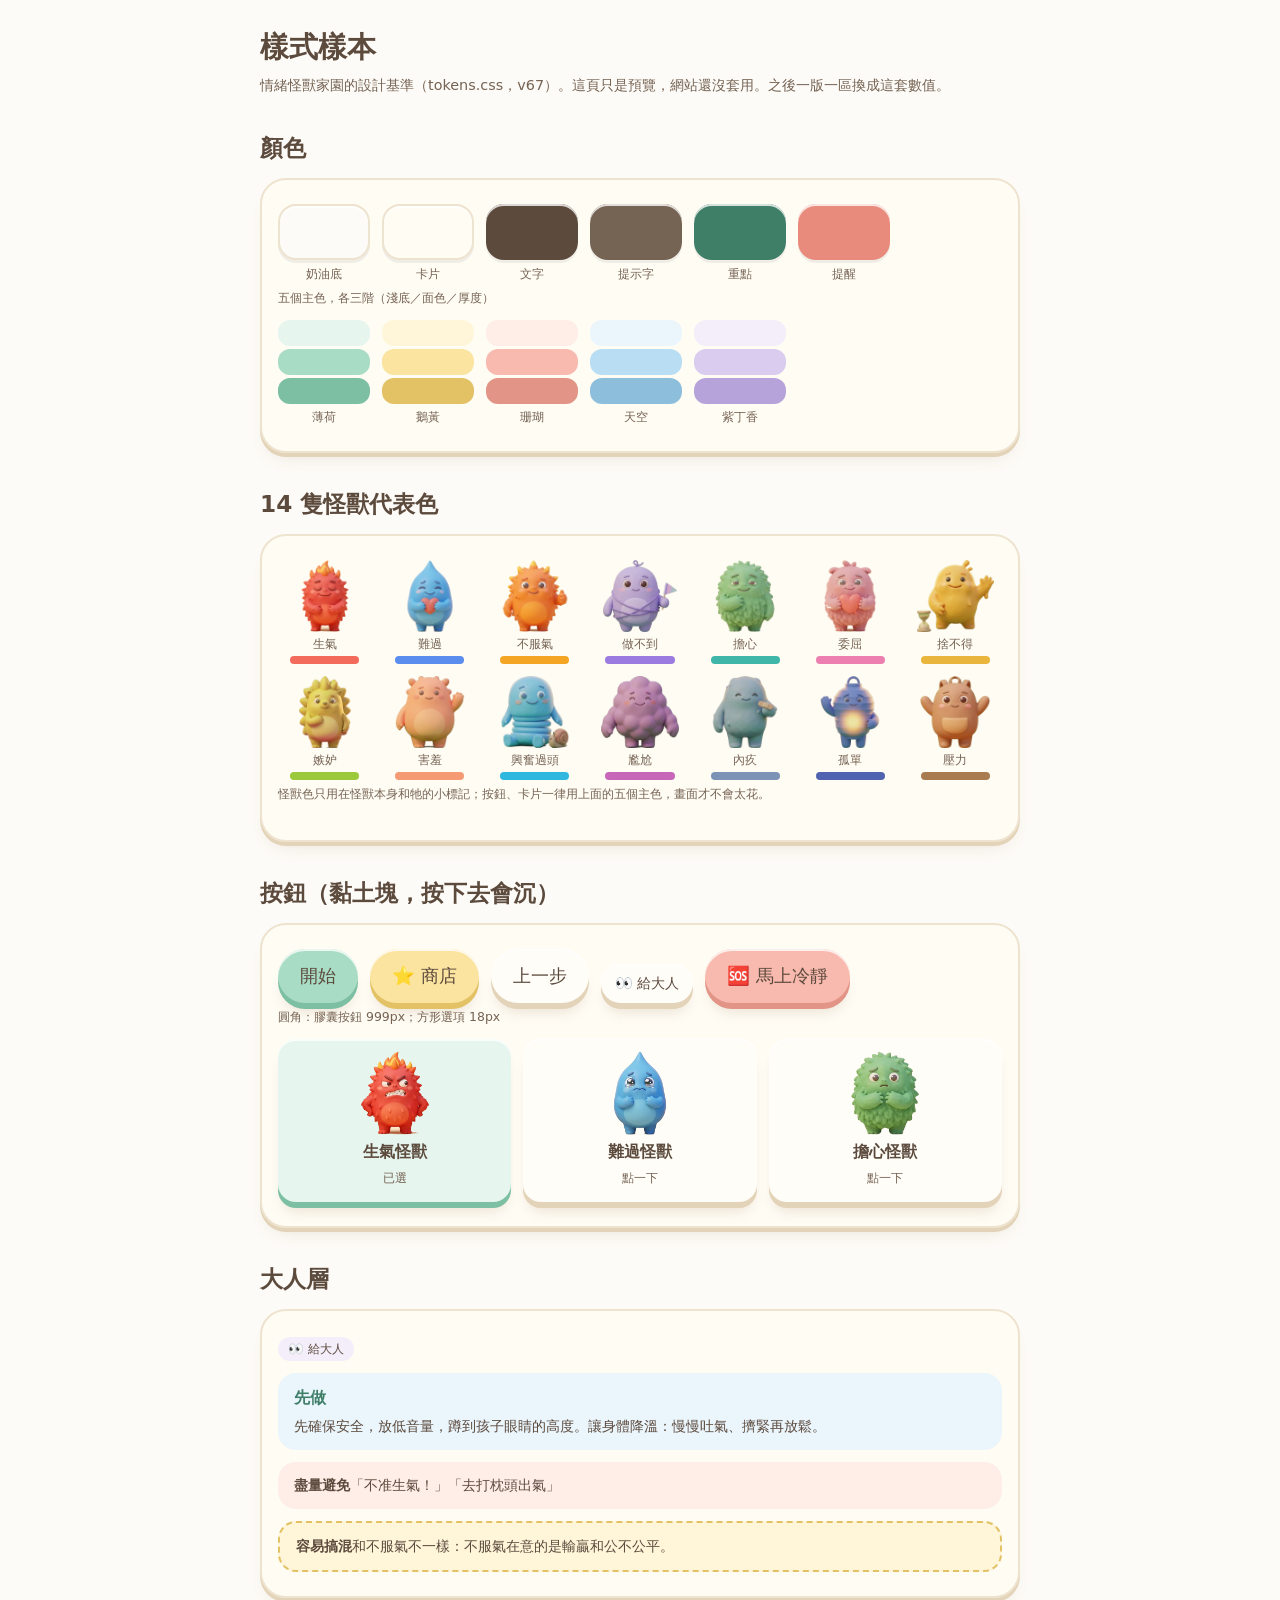
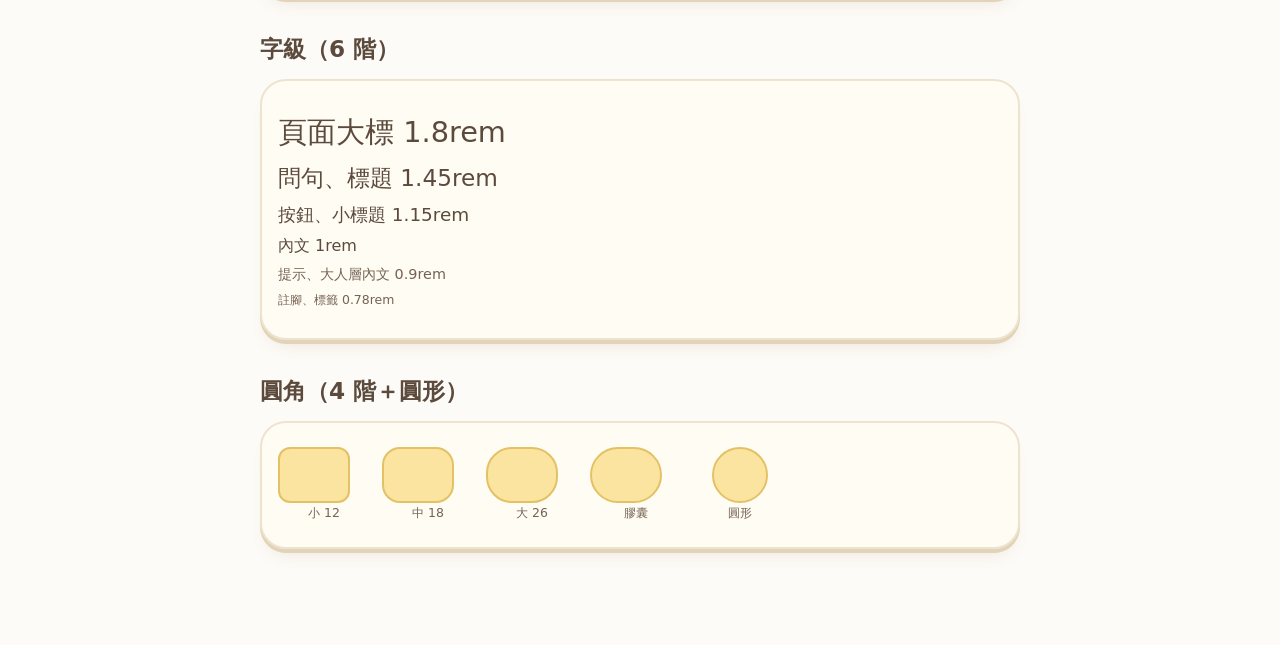
<file: docs/style-sample.html>
<!DOCTYPE html>
<html lang="zh-Hant">
<head>
<meta charset="utf-8">
<meta name="viewport" content="width=device-width,initial-scale=1">
<title>情緒怪獸家園｜樣式樣本</title>
<link rel="stylesheet" href="../css/tokens.css">
<style>
  *{box-sizing:border-box}
  body{margin:0;background:var(--t-bg);color:var(--t-ink);font-family:"Huninn","Noto Sans TC",system-ui,sans-serif;
    padding:var(--t-sp-5) var(--t-sp-4) 80px;line-height:1.6}
  .wrap{max-width:760px;margin:0 auto}
  h1{font-size:var(--t-fs-2xl);margin:0 0 var(--t-sp-1)}
  .lead{color:var(--t-ink-soft);font-size:var(--t-fs-s);margin:0 0 var(--t-sp-5)}
  h2{font-size:var(--t-fs-xl);margin:var(--t-sp-6) 0 var(--t-sp-3)}
  .note{color:var(--t-ink-soft);font-size:var(--t-fs-xs);margin:var(--t-sp-1) 0 var(--t-sp-3)}
  .card{background:var(--t-card);border-radius:var(--t-r-l);padding:var(--t-sp-5) var(--t-sp-4);
    border:2px solid var(--t-line);box-shadow:var(--t-shadow-card);margin-bottom:var(--t-sp-4)}
  .row{display:flex;flex-wrap:wrap;gap:var(--t-sp-3);align-items:flex-end}
  .sw{width:92px;font-size:var(--t-fs-xs);color:var(--t-ink-soft);text-align:center}
  .sw i{display:block;height:56px;border-radius:var(--t-r-m);margin-bottom:var(--t-sp-1);
    box-shadow:inset 0 2px 0 var(--t-rim),0 3px 0 rgba(0,0,0,.06)}
  .trio{display:flex;flex-direction:column;gap:3px;width:92px}
  .trio i{height:26px;border-radius:var(--t-r-s)}
  .trio small{font-size:var(--t-fs-xs);color:var(--t-ink-soft);text-align:center}
  /* 黏土按鈕 */
  .btn{--face:var(--t-paper);--edge:var(--t-line-2);--sink:0px;
    border:0;font:inherit;font-size:var(--t-fs-l);color:var(--t-ink);cursor:pointer;
    padding:12px 22px;border-radius:var(--t-r-pill);background:var(--face);
    box-shadow:inset 0 2px 0 var(--t-rim),0 calc(var(--t-thick) - var(--sink)) 0 var(--edge),
      0 calc(var(--t-thick) - var(--sink) + 8px) 14px -6px var(--t-drop);
    transform:translateY(var(--sink));transition:transform .16s var(--t-boing),box-shadow .16s var(--t-boing)}
  .btn:active{--sink:var(--t-thick)}
  .btn.mint{--face:var(--t-mint);--edge:var(--t-mint-d)}
  .btn.butter{--face:var(--t-butter);--edge:var(--t-butter-d)}
  .btn.coral{--face:var(--t-coral);--edge:var(--t-coral-d)}
  .btn.small{font-size:var(--t-fs-s);padding:8px 14px}
  .btn.sq{border-radius:var(--t-r-m)}
  /* 選項卡 */
  .pick{--face:var(--t-paper);--edge:var(--t-line-2);flex:1 1 150px;border:0;font:inherit;color:var(--t-ink);
    border-radius:var(--t-r-m);padding:var(--t-sp-3);background:var(--face);text-align:center;
    box-shadow:inset 0 2px 0 var(--t-rim),0 var(--t-thick) 0 var(--edge),0 14px 14px -6px var(--t-drop)}
  .pick img{height:84px;display:block;margin:0 auto var(--t-sp-1)}
  .pick b{display:block;font-size:var(--t-fs-m)}
  .pick small{color:var(--t-ink-soft);font-size:var(--t-fs-xs)}
  .pick.on{--face:var(--t-mint-l);--edge:var(--t-mint-d)}
  /* 大人層 */
  .adult{background:var(--t-sky-l);border-radius:var(--t-r-m);padding:var(--t-sp-3) var(--t-sp-4);font-size:var(--t-fs-s)}
  .adult h3{font-size:var(--t-fs-m);margin:0 0 var(--t-sp-1);color:var(--t-accent)}
  .avoid{background:var(--t-coral-l);border-radius:var(--t-r-m);padding:var(--t-sp-3) var(--t-sp-4);font-size:var(--t-fs-s);margin-top:var(--t-sp-3)}
  .tell{border:2px dashed var(--t-butter-d);border-radius:var(--t-r-m);padding:var(--t-sp-3) var(--t-sp-4);font-size:var(--t-fs-s);margin-top:var(--t-sp-3);background:var(--t-butter-l)}
  .tag{display:inline-block;font-size:var(--t-fs-xs);padding:2px 10px;border-radius:var(--t-r-pill);background:var(--t-lilac-l);color:var(--t-ink)}
  .type p{margin:var(--t-sp-1) 0}
  .rad{width:72px;height:56px;background:var(--t-butter);border:2px solid var(--t-butter-d)}
  .mon{display:grid;grid-template-columns:repeat(auto-fill,minmax(92px,1fr));gap:var(--t-sp-3)}
  .mon div{text-align:center;font-size:var(--t-fs-xs);color:var(--t-ink-soft)}
  .mon img{height:72px;display:block;margin:0 auto 2px}
  .mon i{display:block;height:8px;border-radius:var(--t-r-pill);margin:2px 12px 0}
  .sos{--face:var(--t-coral);--edge:var(--t-coral-d)}
</style>
</head>
<body><div class="wrap">
<h1>樣式樣本</h1>
<p class="lead">情緒怪獸家園的設計基準（tokens.css，v67）。這頁只是預覽，網站還沒套用。之後一版一區換成這套數值。</p>

<h2>顏色</h2>
<div class="card">
  <div class="row">
    <div class="sw"><i style="background:var(--t-bg);border:2px solid var(--t-line)"></i>奶油底</div>
    <div class="sw"><i style="background:var(--t-card);border:2px solid var(--t-line)"></i>卡片</div>
    <div class="sw"><i style="background:var(--t-ink)"></i>文字</div>
    <div class="sw"><i style="background:var(--t-ink-soft)"></i>提示字</div>
    <div class="sw"><i style="background:var(--t-accent)"></i>重點</div>
    <div class="sw"><i style="background:var(--t-warn)"></i>提醒</div>
  </div>
  <p class="note">五個主色，各三階（淺底／面色／厚度）</p>
  <div class="row">
    <div class="trio"><i style="background:var(--t-mint-l)"></i><i style="background:var(--t-mint)"></i><i style="background:var(--t-mint-d)"></i><small>薄荷</small></div>
    <div class="trio"><i style="background:var(--t-butter-l)"></i><i style="background:var(--t-butter)"></i><i style="background:var(--t-butter-d)"></i><small>鵝黃</small></div>
    <div class="trio"><i style="background:var(--t-coral-l)"></i><i style="background:var(--t-coral)"></i><i style="background:var(--t-coral-d)"></i><small>珊瑚</small></div>
    <div class="trio"><i style="background:var(--t-sky-l)"></i><i style="background:var(--t-sky)"></i><i style="background:var(--t-sky-d)"></i><small>天空</small></div>
    <div class="trio"><i style="background:var(--t-lilac-l)"></i><i style="background:var(--t-lilac)"></i><i style="background:var(--t-lilac-d)"></i><small>紫丁香</small></div>
  </div>
</div>

<h2>14 隻怪獸代表色</h2>
<div class="card"><div class="mon" id="mon"></div>
<p class="note">怪獸色只用在怪獸本身和牠的小標記；按鈕、卡片一律用上面的五個主色，畫面才不會太花。</p></div>

<h2>按鈕（黏土塊，按下去會沉）</h2>
<div class="card">
  <div class="row">
    <button class="btn mint">開始</button>
    <button class="btn butter">⭐ 商店</button>
    <button class="btn">上一步</button>
    <button class="btn small">👀 給大人</button>
    <button class="btn sos">🆘 馬上冷靜</button>
  </div>
  <p class="note">圓角：膠囊按鈕 999px；方形選項 18px</p>
  <div class="row" style="margin-top:var(--t-sp-3)">
    <button class="pick on"><img src="../img/angry2.webp" alt="生氣怪獸"><b>生氣怪獸</b><small>已選</small></button>
    <button class="pick"><img src="../img/sad2.webp" alt="難過怪獸"><b>難過怪獸</b><small>點一下</small></button>
    <button class="pick"><img src="../img/scared2.webp" alt="擔心怪獸"><b>擔心怪獸</b><small>點一下</small></button>
  </div>
</div>

<h2>大人層</h2>
<div class="card">
  <span class="tag">👀 給大人</span>
  <div class="adult" style="margin-top:var(--t-sp-3)"><h3>先做</h3>先確保安全，放低音量，蹲到孩子眼睛的高度。讓身體降溫：慢慢吐氣、擠緊再放鬆。</div>
  <div class="avoid"><b>盡量避免</b>「不准生氣！」「去打枕頭出氣」</div>
  <div class="tell"><b>容易搞混</b>和不服氣不一樣：不服氣在意的是輸贏和公不公平。</div>
</div>

<h2>字級（6 階）</h2>
<div class="card type">
  <p style="font-size:var(--t-fs-2xl)">頁面大標 1.8rem</p>
  <p style="font-size:var(--t-fs-xl)">問句、標題 1.45rem</p>
  <p style="font-size:var(--t-fs-l)">按鈕、小標題 1.15rem</p>
  <p style="font-size:var(--t-fs-m)">內文 1rem</p>
  <p style="font-size:var(--t-fs-s);color:var(--t-ink-soft)">提示、大人層內文 0.9rem</p>
  <p style="font-size:var(--t-fs-xs);color:var(--t-ink-soft)">註腳、標籤 0.78rem</p>
</div>

<h2>圓角（4 階＋圓形）</h2>
<div class="card"><div class="row">
  <div class="sw"><div class="rad" style="border-radius:var(--t-r-s)"></div>小 12</div>
  <div class="sw"><div class="rad" style="border-radius:var(--t-r-m)"></div>中 18</div>
  <div class="sw"><div class="rad" style="border-radius:var(--t-r-l)"></div>大 26</div>
  <div class="sw"><div class="rad" style="border-radius:var(--t-r-pill)"></div>膠囊</div>
  <div class="sw"><div class="rad" style="border-radius:var(--t-r-round);width:56px;margin:0 auto"></div>圓形</div>
</div></div>
</div>
<script>
const M=[['angry','生氣'],['sad','難過'],['defiant','不服氣'],['stuck','做不到'],['scared','擔心'],['wronged','委屈'],['reluctant','捨不得'],
['jealous','嫉妒'],['shy','害羞'],['hyper','興奮過頭'],['embarrassed','尷尬'],['guilty','內疚'],['lonely','孤單'],['stress','壓力']];
document.getElementById('mon').innerHTML=M.map(([k,n])=>`<div><img src="../img/${k}0.webp" alt="${n}怪獸">${n}<i style="background:var(--m-${k})"></i></div>`).join('');
</script>
</body></html>
</file>
<file: css/tokens.css>
/* =========================================================
   tokens.css：全站設計基準（v67，2026-11-28）
   以 clay.css 的黏土調色盤為底，補上圓角、字級、間距、陰影、怪獸色的刻度。
   這一版只「定義」，不改任何畫面；之後一版一區把寫死的數值換成這些變數。
   新的樣式一律用這裡的變數，不要再新增寫死的色碼、圓角、字級。
   ========================================================= */
:root{
  /* ---- 底色與文字 ---- */
  --t-bg:#FDFBF7;        /* 奶油底 */
  --t-card:#FFFCF4;      /* 卡片 */
  --t-paper:#FFFDF8;     /* 按鈕面 */
  --t-ink:#5C4A3D;       /* 主要文字（不用純黑） */
  --t-ink-soft:#756353;  /* 提示文字 */
  --t-line:#EEE3CF;      /* 細線 */
  --t-line-2:#E3D3B8;    /* 厚度、邊 */

  /* ---- 五個主色，各三階：l 淺底、（無）面色、d 厚度／深 ---- */
  --t-mint-l:#E6F5EE;   --t-mint:#A8DCC5;   --t-mint-d:#7DBFA3;
  --t-butter-l:#FFF6DA; --t-butter:#FBE3A0; --t-butter-d:#E3C266;
  --t-coral-l:#FFEDE8;  --t-coral:#F8B9AE;  --t-coral-d:#E29486;
  --t-sky-l:#EAF5FC;    --t-sky:#B9DDF2;    --t-sky-d:#8DBFDD;
  --t-lilac-l:#F4EEFA;  --t-lilac:#D9CCEF;  --t-lilac-d:#B6A3D9;

  /* ---- 功能色 ---- */
  --t-accent:#3F7F68;    /* 主要按鈕文字、重點 */
  --t-warn:#E88A7C;      /* 🆘、提醒（柔和的紅，不用正紅） */
  --t-star:#FFD166;      /* 星星 */

  /* ---- 14 隻怪獸代表色（跟 js/data.js 的 EMO.color 一致） ---- */
  --m-angry:#F26B5B; --m-sad:#5B8DEF; --m-defiant:#F5A524; --m-stuck:#9B7BE0;
  --m-scared:#3FB6A8; --m-wronged:#EC7FB0; --m-reluctant:#E9B53C; --m-jealous:#9CC93B;
  --m-shy:#F59A72; --m-hyper:#2EB8E0; --m-embarrassed:#C766B8; --m-guilty:#7C93B5;
  --m-lonely:#4F63B0; --m-stress:#A97B50;

  /* ---- 圓角：4 階＋圓形 ---- */
  --t-r-s:12px;    /* 小標籤、小卡 */
  --t-r-m:18px;    /* 按鈕、選項 */
  --t-r-l:26px;    /* 卡片、面板 */
  --t-r-pill:999px;/* 膠囊按鈕 */
  --t-r-round:50%; /* 圓形 */

  /* ---- 字級：6 階 ---- */
  --t-fs-xs:.78rem;  /* 註腳、標籤 */
  --t-fs-s:.9rem;    /* 提示、大人層內文 */
  --t-fs-m:1rem;     /* 內文 */
  --t-fs-l:1.15rem;  /* 按鈕、小標題 */
  --t-fs-xl:1.45rem; /* 問句、標題 */
  --t-fs-2xl:1.8rem; /* 頁面大標 */

  /* ---- 間距：4 的倍數 ---- */
  --t-sp-1:4px; --t-sp-2:8px; --t-sp-3:12px; --t-sp-4:16px; --t-sp-5:24px; --t-sp-6:32px;

  /* ---- 黏土光影 ---- */
  --t-rim:rgba(255,255,255,.78);   /* 上緣亮邊 */
  --t-drop:rgba(140,105,70,.20);   /* 落在桌面的柔影 */
  --t-thick:6px;                   /* 按鈕厚度 */
  --t-shadow-card:0 4px 0 var(--t-line-2),0 12px 18px -10px var(--t-drop);

  /* ---- 動態 ---- */
  --t-boing:cubic-bezier(.34,1.56,.64,1); /* 平常：Q 彈 */
  --t-soften:cubic-bezier(.25,.8,.3,1);   /* 冷靜流程：慢慢停，不彈 */
}
</file>
<file: css/style.css>
:root{
  --bg:#FFF8EE; --card:#FFFFFF; --ink:#3B2F2A; --soft:#75655B; --line:#EFE3D3;
  --accent:#2F8F83; --accent-2:#E9F5F2; --warn:#F26B5B;
  --r:22px;
}
*{box-sizing:border-box}
html,body{margin:0;background:var(--bg);color:var(--ink);
  font-family:"Huninn","Noto Sans TC",system-ui,sans-serif;-webkit-tap-highlight-color:transparent}
body{min-height:100vh;padding:18px 14px 160px}
.wrap{max-width:760px;margin:0 auto}
header{display:flex;align-items:center;justify-content:space-between;gap:10px;margin-bottom:14px}
h1{font-size:1.5rem;white-space:nowrap;margin:0;letter-spacing:.05em}
h1 small{display:block;font-size:.8rem;color:var(--soft);letter-spacing:0;font-family:"Noto Sans TC",sans-serif;font-weight:400;margin-top:2px}
.btn{border:0;border-radius:999px;padding:12px 20px;font:inherit;font-size:1.05rem;cursor:pointer;
  background:var(--accent);color:#fff;box-shadow:0 3px 0 rgba(0,0,0,.12);transition:transform .1s}
.btn:active{transform:translateY(2px);box-shadow:none}
.btn.ghost{background:var(--t-paper);color:var(--ink);border:2px solid var(--line);box-shadow:none}
.btn.small{padding:8px 14px;font-size:.92rem}
.btn[disabled]{opacity:.4;pointer-events:none}
.card{background:var(--card);border-radius:var(--r);padding:22px 18px;border:2px solid var(--line);margin-bottom:16px}
.step{display:none;animation:fade .35s ease}
.step.on{display:block}
@keyframes fade{from{opacity:0;transform:translateY(8px)}to{opacity:1;transform:none}}
.q{font-size:1.45rem;margin:0 0 6px;text-align:center;line-height:1.4}
.hint{color:var(--soft);text-align:center;margin:0 0 18px;font-size:.98rem;font-family:"Noto Sans TC",sans-serif}
.grid{display:grid;gap:12px}
.g3{grid-template-columns:repeat(3,1fr)}
.g2{grid-template-columns:repeat(2,1fr)}
@media(max-width:520px){.g3{grid-template-columns:repeat(2,1fr)}}
.pick{background:#fff;border:3px solid var(--line);border-radius:20px;padding:14px 8px;cursor:pointer;text-align:center;
  font:inherit;color:inherit;transition:transform .15s,border-color .15s}
.pick:hover{transform:translateY(-2px)}
.pick.sel{border-color:var(--accent);background:var(--accent-2)}
.pick b{display:block;font-size:1.12rem;margin-top:6px}
.pick span{display:block;font-size:.85rem;color:var(--soft);margin-top:3px;font-family:"Noto Sans TC",sans-serif}
.age-ico{font-size:2rem;line-height:1}
.row{display:flex;gap:10px;justify-content:center;flex-wrap:wrap;margin-top:18px}
.dots{display:flex;gap:6px;justify-content:center;margin:0 0 14px}
.dots i{width:9px;height:9px;border-radius:50%;background:var(--line)}
.dots i.on{background:var(--accent);width:24px;border-radius:6px}
.speak{background:none;border:2px solid var(--line);border-radius:var(--t-r-pill);padding:6px 12px;font:inherit;font-size:var(--t-fs-s);cursor:pointer;color:var(--soft)}
/* thermometer */
.thermo{display:flex;gap:8px;justify-content:center;align-items:flex-end;margin:10px 0;flex-wrap:wrap}
.lv{flex:1;max-width:110px;border:3px solid var(--line);background:#fff;border-radius:18px;padding:10px 4px;cursor:pointer;text-align:center;font:inherit;color:inherit}
.lv.sel{border-color:var(--mc,var(--accent));background:color-mix(in srgb,var(--mc,#2F8F83) 12%,#fff)}
.lv small{display:block;font-size:.8rem;margin-top:4px;color:var(--soft)}
.stage{display:flex;justify-content:center;align-items:center;min-height:180px}
/* breathing */
.breath-box{position:relative;height:280px;display:flex;align-items:center;justify-content:center}
.ball{width:110px;height:110px;border-radius:50%;background:radial-gradient(circle at 35% 30%,#fff8,transparent 40%),var(--mc,#7cc);
  transition:transform 4s ease-in-out;display:flex;align-items:center;justify-content:center;color:#fff;font-size:1.3rem}
.breath-word{font-size:1.6rem;text-align:center;min-height:2.2em}
.count{text-align:center;color:var(--soft)}
.square{width:200px;height:200px;border:4px dashed var(--line);border-radius:18px;position:relative}
.square .dot{position:absolute;width:26px;height:26px;border-radius:50%;background:var(--mc);top:-15px;left:-15px}
/* bubbles */
.wscene{position:relative;height:340px;border-radius:var(--t-r-m);overflow:hidden;touch-action:manipulation;user-select:none;-webkit-user-select:none;cursor:default}
.wscene .deco{position:absolute;transform:translate(-50%,-50%);pointer-events:none;line-height:1}
.crit{position:absolute;transform:translate(-50%,-50%);font-size:46px;line-height:1;background:none;border:0;padding:8px;cursor:pointer;opacity:0;transition:opacity 1.4s ease,transform .5s ease;-webkit-tap-highlight-color:transparent}
.crit.on{opacity:1}
.crit.on.peek{animation:peek 3.2s ease-in-out infinite}
.crit.snap{animation:none;transform:translate(-50%,-75%) scale(1.15);opacity:0;transition:opacity .9s .3s,transform .4s}
@keyframes peek{0%,100%{transform:translate(-50%,-50%)}50%{transform:translate(-50%,-57%)}}
.vf{position:absolute;inset:10px;pointer-events:none}
.vf i{position:absolute;width:22px;height:22px;border:3px solid rgba(255,255,255,.9)}
.vf i:nth-child(1){left:0;top:0;border-right:0;border-bottom:0;border-radius:8px 0 0 0}.vf i:nth-child(2){right:0;top:0;border-left:0;border-bottom:0;border-radius:0 8px 0 0}
.vf i:nth-child(3){left:0;bottom:0;border-right:0;border-top:0;border-radius:0 0 0 8px}.vf i:nth-child(4){right:0;bottom:0;border-left:0;border-top:0;border-radius:0 0 8px 0}
.flash{position:absolute;inset:0;background:#fff;opacity:0;pointer-events:none}.flash.go{animation:flash .5s ease-out}
@keyframes flash{0%{opacity:.85}100%{opacity:0}}
.wmeter{position:relative;height:18px;border-radius:var(--t-r-s);background:var(--line);overflow:hidden;margin:6px 0 8px}
.wmeter i{display:block;height:100%;width:0;background:linear-gradient(90deg,#CFEBDF,#7CC3B0);transition:width .4s}
.wmeter span{position:absolute;inset:0;font-size:var(--t-fs-xs);text-align:center;line-height:18px}
.wmeter b{position:absolute;top:0;bottom:0;width:2px;background:rgba(255,255,255,.9)}
.wbreath{position:absolute;right:14px;top:14px;width:64px;height:64px;display:grid;place-items:center;pointer-events:none}
.wbreath i{position:absolute;inset:0;border-radius:var(--t-r-round);background:rgba(255,255,255,.6);transition:transform 4s ease-in-out;transform:scale(.6)}
.wbreath.in i{transform:scale(1)}
.wbreath b{position:relative;font-size:var(--t-fs-xs);font-weight:600}
.wtop{display:flex;justify-content:space-between;align-items:center;font-size:var(--t-fs-s);color:var(--soft)}
.ear{display:inline-block;width:64px;height:8px;border-radius:4px;background:var(--line);vertical-align:middle;overflow:hidden;margin-left:4px}.ear i{display:block;height:100%;background:#F2A65A;width:0;transition:width .2s}
.alb .pick{padding:10px 6px}.alb .big{font-size:2.4rem;line-height:1.2}.alb .unk .big{filter:grayscale(1) brightness(.2);opacity:.35}
.alb .fact{font-size:.78rem;color:var(--soft);display:block;margin-top:2px}
.pond{position:relative;height:340px;border-radius:18px;background:linear-gradient(#EAF6FF,#F7FBFF);overflow:hidden;touch-action:manipulation}
.bub{position:absolute;border-radius:50%;cursor:pointer;border:2px solid #ffffffcc;
  background:radial-gradient(circle at 30% 30%,#fff,var(--bc) 70%);opacity:.9;animation:rise linear forwards}
@keyframes rise{from{transform:translateY(0)}to{transform:translateY(-420px)}}
.pop{position:absolute;font-size:1rem;color:var(--soft);pointer-events:none;animation:pp .6s forwards}
@keyframes pp{to{opacity:0;transform:scale(1.8)}}
/* squeeze */
.lemon{width:170px;height:170px;border-radius:var(--t-r-round);margin:10px auto;border:0;cursor:pointer;font:inherit;font-size:var(--t-fs-l);color:#5a4a00;
  background:conic-gradient(#F7D046 var(--p,0%),#FFF3B8 0);touch-action:none;user-select:none;-webkit-user-select:none;transition:transform .2s}
.lemon.hold{transform:scale(.9)}
/* senses */
.sense{font-size:1.25rem;text-align:center;margin:8px 0 14px}
.taps{display:flex;gap:10px;justify-content:center;flex-wrap:wrap}
.tap{width:56px;height:56px;border-radius:50%;border:3px dashed var(--line);background:#fff;cursor:pointer;font-size:1.3rem}
.tap.done{background:var(--accent);border-color:var(--accent);color:#fff}
/* butterfly */
.wings{display:flex;justify-content:center;gap:16px;margin:16px 0}
.wing{width:110px;height:130px;border-radius:60% 60% 50% 50%;background:#F4E6FF;border:3px solid #D9C2F2;display:flex;align-items:center;justify-content:center;font-size:var(--t-fs-l);transition:.2s}
.wing.on{background:#B892E8;color:var(--t-paper);transform:scale(1.06)}
/* chips */
.chips{display:flex;flex-wrap:wrap;gap:8px;justify-content:center}
.chip{border:2px solid var(--line);background:#fff;border-radius:999px;padding:9px 15px;font:inherit;font-size:1rem;cursor:pointer;color:inherit}
.chip.sel{border-color:var(--accent);background:var(--accent-2)}
.sentence{background:#FFF3DF;border-radius:var(--t-r-m);padding:14px;text-align:center;font-size:var(--t-fs-l);line-height:1.7;margin:16px 0}
.sentence u{text-decoration:none;border-bottom:3px solid #F5A524;padding:0 4px}
.badge{width:120px;height:120px;margin:6px auto;border-radius:50%;background:#FFD166;display:flex;align-items:center;justify-content:center;
  flex-direction:column;line-height:1.3;font-size:1.05rem;text-align:center;box-shadow:0 0 0 8px #FFE9A8;animation:spin 1s ease}
@keyframes spin{from{transform:scale(.3) rotate(-90deg)}to{transform:none}}
/* SOS + drawer */
.sos{position:fixed;right:16px;bottom:88px;z-index:20;background:var(--warn);color:#fff;border:0;border-radius:999px;padding:14px 20px;font:inherit;font-size:1.05rem;
  box-shadow:0 6px 18px rgba(242,107,91,.4);cursor:pointer}
.drawer-bg{position:fixed;inset:0;background:#0006;z-index:30;display:none}
.drawer{position:fixed;left:0;right:0;bottom:0;max-height:86vh;overflow:auto;background:var(--t-paper);z-index:31;border-radius:24px 24px 0 0;padding:20px 18px 30px;
  transform:translateY(100%);transition:transform .3s;font-family:"Noto Sans TC",sans-serif}
.drawer.on{transform:none}
.drawer h2{font-family:"Huninn","Noto Sans TC";margin:0 0 4px}
.drawer h3{font-size:var(--t-fs-m);margin:16px 0 6px;color:var(--accent)}
.drawer p,.drawer li{line-height:1.7;margin:4px 0}
.drawer ul{padding-left:20px;margin:4px 0}
.say{background:var(--accent-2);border-radius:12px;padding:10px 12px;margin:6px 0}
.avoid{background:#FDEDEB;border-radius:var(--t-r-s);padding:10px 12px}
.tabs{display:flex;gap:6px;flex-wrap:wrap;margin:10px 0}
.timer{display:flex;align-items:center;gap:14px;flex-wrap:wrap;background:#FFF8EE;border-radius:16px;padding:12px;margin-top:8px}
.timer .t{font-size:1.8rem;font-family:"Huninn";min-width:90px}
.note{font-size:.85rem;color:var(--soft);margin-top:18px;line-height:1.6}
.mon{display:block;margin:0 auto}
.evo{display:flex;align-items:center;justify-content:center;gap:8px;margin-top:6px}.evo b{font-size:var(--t-fs-xl);color:#F5A524}
.evorow{display:flex;gap:4px;justify-content:space-between;overflow-x:auto;padding:4px 0}
.evocell{flex:1;min-width:60px;text-align:center;border-radius:var(--t-r-s);padding:4px 2px;background:#fff8}
.evocell small{display:block;font-size:.72rem;line-height:1.3}
.evocell.now{background:#FFF3C4;box-shadow:0 0 0 2px #FFD166}
.evocell.lock .mon{filter:brightness(0) opacity(.18)}
.evocell.mood{background:#FFF0EC}.evocell.calm{background:#E8F7EE}
.shrinkIn{animation:shrinkIn .9s cubic-bezier(.3,1.4,.5,1)}.growIn{animation:shrinkIn .5s ease-out}
@keyframes shrinkIn{from{transform:scale(var(--from))}to{transform:scale(1)}}
.morph{position:relative;width:150px;height:150px;margin:0 auto}.morph>div{position:absolute;inset:0}
.m-a{animation:mA 1.8s ease-in forwards}.m-b{opacity:0;animation:mB 1.8s ease-out forwards}
@keyframes mA{0%,30%{transform:scale(1);opacity:1}100%{transform:scale(.4);opacity:0}}
@keyframes mB{0%,45%{opacity:0;transform:scale(.6)}80%{transform:scale(1.08)}100%{opacity:1;transform:scale(1)}}
@media (prefers-reduced-motion:reduce){.m-a,.m-b,.shrinkIn,.growIn{animation:none}.m-a{display:none}.m-b{opacity:1}}
/* co-regulation mode */
.ball.slow{transition:none;animation:co 10s ease-in-out infinite;background:radial-gradient(circle at 35% 30%,#fff8,transparent 40%),#8FC9C0}
@keyframes co{0%,100%{transform:scale(1)}40%{transform:scale(1.8)}}
.adult{background:#F4FAF9;border:2px solid #D6ECE8;border-radius:18px;padding:14px 14px 10px;margin-top:16px;font-family:"Noto Sans TC",sans-serif}
.adult-head{display:flex;justify-content:space-between;align-items:center;gap:8px;flex-wrap:wrap;font-size:1.05rem}
.adult-head span{color:var(--soft);font-size:.92rem}
.adult h4{margin:14px 0 6px;color:var(--accent);font-size:.98rem}
.check{list-style:none;padding:0;margin:8px 0 0}
.check li{display:flex;gap:10px;align-items:flex-start;padding:9px 6px;border-bottom:1px dashed #D6ECE8;cursor:pointer;line-height:1.6}
.check li .bx{flex:none;width:24px;height:24px;border-radius:7px;border:2px solid #9CCFC6;background:#fff;margin-top:2px;display:flex;align-items:center;justify-content:center;color:#fff;font-size:.9rem}
.check li.done .bx{background:var(--accent);border-color:var(--accent)}
.check li.done .tx{color:var(--soft)}
.lines{display:flex;flex-direction:column;gap:6px}
.lines div{background:#fff;border-radius:10px;padding:8px 12px}
.warn{background:#FFF1DC;border-radius:12px;padding:10px 12px;margin-top:12px;line-height:1.6;font-size:.93rem}
.warn.hot{background:#FDE3DF}
.adult-btn{display:block;width:100%;margin-top:8px}
.wobble{animation:wob 2.4s ease-in-out infinite}
/* game */
.memgrid{display:grid;gap:8px;max-width:420px;margin:10px auto}
.mcard{aspect-ratio:1;border-radius:var(--t-r-m);border:3px solid #F1D9A6;background:repeating-linear-gradient(45deg,#FFE9B8 0 8px,#FFF3D6 8px 16px);display:flex;align-items:center;justify-content:center;cursor:pointer;padding:0;font-size:1.6rem;color:#D9A441;transition:transform .2s}
.mcard.up{background:var(--t-paper);border-color:var(--line);transform:rotateY(0)}
.mcard.ok{background:#EAF6F3;border-color:var(--accent);opacity:.75}
.mcard svg{width:80%;height:80%}
.scores{display:flex;justify-content:center;gap:14px;align-items:center;font-size:1.05rem}
.scores .who{display:flex;align-items:center;gap:4px;padding:4px 12px;border-radius:999px;border:2px solid var(--line)}
.scores .who.turn{border-color:#F5A524;background:#FFF3C4}
.cmd{font-size:2.2rem;text-align:center;padding:12px;border-radius:20px;margin:6px 0;transition:.2s}
.track{position:relative;height:64px;background:linear-gradient(90deg,#E8F5E0,#D6EED0);border-radius:16px;margin:10px 0;overflow:hidden}
.track i{position:absolute;left:0;top:0;bottom:0;background:#BFE3A6;transition:width .2s}
.track span{position:absolute;bottom:2px;transition:left .2s}
.track b{position:absolute;right:6px;top:18px;font-size:1.4rem}
.bigtap{display:block;width:180px;height:180px;margin:12px auto;border-radius:50%;border:0;font:inherit;font-size:1.3rem;background:#F5A524;color:#fff;box-shadow:0 6px 0 #C98A00;touch-action:manipulation;user-select:none;-webkit-user-select:none;cursor:pointer}
.bigtap:active{transform:translateY(4px);box-shadow:0 2px 0 #C98A00}
.shake{animation:shk .35s}
@keyframes shk{25%{transform:translateX(-8px)}75%{transform:translateX(8px)}}
.gcard{text-align:left}
.gcard b{font-size:var(--t-fs-m)}
.gdetail b{display:inline;font-size:inherit;margin:0}
.gdetail{background:#FFF8EE;border-radius:var(--t-r-s);padding:10px 12px;margin-top:8px;font-family:"Noto Sans TC",sans-serif;line-height:1.7;font-size:var(--t-fs-s);text-align:left}
.secttl{font-size:1.15rem;margin:22px 0 4px}
.rstage{display:flex;gap:6px;justify-content:center;margin:6px 0 12px;flex-wrap:wrap}
.rstage span{padding:5px 11px;border-radius:999px;background:#F1E8DA;color:var(--soft);font-size:.85rem}
.rstage span.on{background:var(--accent);color:#fff}
.rstage span.done{background:#CDEBE5;color:var(--accent)}
.rtimer{text-align:center;font-size:1.6rem;font-family:"Huninn"}
.intro{font-family:"Noto Sans TC",sans-serif;line-height:1.75;text-align:left}
.intro h4{margin:14px 0 4px;color:var(--accent);font-size:1rem}
.lv .heat{display:block;height:6px;border-radius:3px;margin:5px 6px 0}
.tlight{width:96px;margin:10px auto;background:#3B2F2A;border-radius:var(--t-r-l);padding:12px;display:flex;flex-direction:column;gap:10px;align-items:center}
.tlight i{width:62px;height:62px;border-radius:var(--t-r-round);opacity:.22;transition:.3s}
.tlight i.on{opacity:1;box-shadow:0 0 22px currentColor}
#lr{background:#F26B5B;color:#F26B5B}#ly{background:#F7D046;color:#F7D046}#lg{background:#6CCB70;color:#6CCB70}
.wk{width:100%;border-collapse:collapse;font-size:.9rem;font-family:"Noto Sans TC",sans-serif}
.wk th{font-weight:500;color:var(--soft);padding:4px 0}
.wk td{text-align:center;padding:3px 1px}
.wk td.tn{text-align:left;padding-right:4px;line-height:1.3}
.wk td.tn small{color:var(--soft);display:block;font-size:.75rem}
.cell{width:34px;height:34px;border-radius:10px;border:2px solid var(--line);background:#fff;font-size:1rem;cursor:default;font-family:inherit;padding:0}
.cell.done{background:var(--accent);border-color:var(--accent);color:#fff}
.cell.today{border-color:#F5A524;cursor:pointer}
.cell.future{opacity:.35}
.wk th.today{color:#C98A00;font-weight:700}
.logitem{border:2px solid var(--line);border-radius:var(--t-r-m);padding:10px 12px;margin-top:10px;font-family:"Noto Sans TC",sans-serif;line-height:1.6;font-size:var(--t-fs-s)}
.logitem .top{display:flex;justify-content:space-between;align-items:center;gap:8px}
.logitem textarea{width:100%;margin-top:6px;border:2px solid var(--line);border-radius:var(--t-r-s);padding:6px 8px;font:inherit;font-size:var(--t-fs-s);resize:vertical;min-height:38px}
.sumbox{background:#F4FAF9;border-radius:16px;padding:12px;font-family:"Noto Sans TC",sans-serif;line-height:1.7}
.bars{display:flex;flex-direction:column;gap:5px;margin-top:6px}
.bars div{display:flex;align-items:center;gap:6px;font-size:.88rem}
.bars b{height:14px;border-radius:7px;display:inline-block;min-width:4px}
.cpn{display:flex;gap:6px;align-items:center;margin:6px 0}
.cpn input{font:inherit;padding:8px 10px;border:2px solid var(--line);border-radius:10px;min-width:0}
.cpn input.nm{flex:1}.cpn input.pr{width:70px}
.case{background:#FFF8EE;border-radius:12px;padding:10px 12px;margin:6px 0}
.agetbl{width:100%;border-collapse:collapse;font-size:.9rem}.agetbl td{border-bottom:1px dashed var(--line);padding:7px 4px;vertical-align:top;line-height:1.6}.agetbl td:first-child{white-space:nowrap;font-weight:700;color:var(--accent)}
.tabbar{position:fixed;left:0;right:0;bottom:0;z-index:25;background:#fff;border-top:2px solid var(--line);display:flex;justify-content:space-around;padding:6px 4px calc(6px + env(safe-area-inset-bottom))}
.tabbar button{flex:1;background:none;border:0;font:inherit;font-size:1.4rem;cursor:pointer;color:var(--soft);padding:4px 0;border-radius:14px}
.tabbar button span{display:block;font-size:.8rem;margin-top:1px}
.tabbar button.on{color:var(--accent);background:var(--accent-2)}
.navrow{display:flex;justify-content:space-between;gap:8px;margin:0 0 10px}
.toasts{position:fixed;top:14px;left:50%;transform:translateX(-50%);z-index:40;display:flex;flex-direction:column;gap:6px;align-items:center;pointer-events:none;width:min(92vw,420px)}
.toast{background:#3B2F2A;color:#FFE9A8;border-radius:16px;padding:10px 16px;font-size:1.05rem;text-align:center;box-shadow:0 6px 18px rgba(0,0,0,.2);animation:tin .3s ease,tout .4s ease 2.6s forwards}
.toast.big{background:linear-gradient(90deg,#F5A524,#EC7FB0);color:#fff;font-size:1.12rem}
@keyframes tin{from{opacity:0;transform:translateY(-10px) scale(.9)}}
@keyframes tout{to{opacity:0;transform:translateY(-8px)}}
.homehead{display:flex;justify-content:space-between;align-items:center;gap:10px}
.homehead b{font-size:1.3rem}
.scene{margin:12px 0 0}
.decor-it{cursor:grab;outline:none;animation:dj 1.2s ease-in-out infinite}@keyframes dj{50%{opacity:.75}}
.decor-it.dragging{animation:none;opacity:1;cursor:grabbing}
.corner{cursor:pointer}
.flip{transform-box:fill-box;transform-origin:center;transition:transform .3s}.flip.left{transform:scaleX(-1)}
.act{transform-box:fill-box;transform-origin:bottom center}
.walk{animation:walk .45s ease-in-out infinite}@keyframes walk{50%{transform:translateY(-2.5px) rotate(2deg)}}
.rest{animation:rest 2.5s ease-in-out infinite}@keyframes rest{0%,100%{transform:scaleY(.94) scaleX(1.03)}50%{transform:scaleY(.9) scaleX(1.05)}}
.hop{animation:hop .5s ease-out 2}@keyframes hop{40%{transform:translateY(-9px) scaleY(1.05)}80%{transform:translateY(0) scaleY(.95)}}
.look{animation:look 2.4s ease-in-out}@keyframes look{25%{transform:rotate(-5deg)}75%{transform:rotate(5deg)}}.bob{animation:bob 3.2s ease-in-out infinite;transform-box:fill-box;transform-origin:bottom}
@keyframes bob{50%{transform:translateY(-1.5px) scaleY(1.02)}}
.sleepy{animation:slp 4s ease-in-out infinite;transform-box:fill-box;transform-origin:bottom}@keyframes slp{50%{transform:scaleY(.97)}}
.zzz{animation:zz 2.4s ease-in-out infinite}@keyframes zz{0%{opacity:0;transform:translateY(4px)}50%{opacity:1}100%{opacity:0;transform:translateY(-6px)}}
.twinkle{animation:tw 2.6s ease-in-out infinite}@keyframes tw{50%{opacity:.3}}
.cloud{animation:cl 40s linear infinite}@keyframes cl{from{transform:translateX(-80px)}to{transform:translateX(380px)}}
@media (prefers-reduced-motion:reduce){.bob,.sleepy,.zzz,.twinkle,.cloud,.fish,.walk,.rest,.hop,.look{animation:none}}
.homemon{cursor:pointer}.fish{animation:fs 3.5s ease-in-out infinite}@keyframes fs{50%{transform:translateX(6px)}}
#chores{margin-top:12px;background:#F6FBF2;border-radius:16px;padding:10px 12px}
.choreh{margin:2px 0 6px;font-weight:700}
.chore{display:flex;align-items:center;gap:10px;padding:7px 0;border-top:1px dashed #DCEBD2}.chore:first-of-type{border-top:0}
.chore .ci{font-size:1.5rem;width:34px;text-align:center}.chore .ct{flex:1;display:flex;flex-direction:column}.chore .ct small{color:#7A8A70;font-size:.82rem}
.chore.done{opacity:.6}.choredone{background:#FFF7D6;border-radius:var(--t-r-s);padding:8px;margin:8px 0 2px}
.testtag{position:fixed;top:6px;left:50%;transform:translateX(-50%);background:#7B5CC9;color:#fff;font-size:.8rem;padding:4px 12px;border-radius:999px;z-index:95;pointer-events:none}
.restov{position:fixed;inset:0;background:#2b2a3dcc;display:flex;align-items:center;justify-content:center;z-index:90;padding:20px}
.restov .card{max-width:420px;text-align:center}
.moods{display:flex;justify-content:center;gap:8px;flex-wrap:wrap}
.moods button{font-size:1.9rem;background:#fff;border:3px solid var(--line);border-radius:18px;padding:6px 10px;cursor:pointer;font-family:inherit}
.moods button span{display:block;font-size:.75rem;color:var(--soft)}
.moods button.sel{border-color:var(--accent);background:var(--accent-2)}
.namein{display:block;margin:0 auto;font:inherit;font-size:var(--t-fs-l);padding:10px 16px;border-radius:var(--t-r-s);border:2px solid var(--line);text-align:center;width:220px}
.hold{position:relative;overflow:hidden;background:#3B2F2A;color:#fff;border:0;border-radius:999px;padding:12px 18px;font:inherit;font-size:1rem;cursor:pointer;touch-action:none;user-select:none;-webkit-user-select:none}
.hold i{position:absolute;left:0;top:0;bottom:0;width:0;background:#F5A524;opacity:.55}
.hold span{position:relative}
.task{display:flex;justify-content:space-between;align-items:center;gap:10px;flex-wrap:wrap;background:#FFF3DF;border-radius:14px;padding:10px 12px;margin-top:10px}
.shopicon{font-size:3rem;line-height:84px;height:84px}
.pick:disabled{opacity:.55}
.hdr-btns{display:flex;gap:8px;flex-wrap:wrap;justify-content:flex-end}
.starbtn{background:#FFF3C4;border-color:#FFD966}
.cname{display:inline-block;padding:2px 9px;border-radius:999px;color:#fff;font-size:.78rem;margin-top:4px}
.lvtag{display:block;font-size:var(--t-fs-xs);color:var(--soft);margin-top:3px}
.xpbar{height:10px;border-radius:6px;background:#F1E8DA;overflow:hidden;margin:6px 8px 0}
.xpbar i{display:block;height:100%;background:linear-gradient(90deg,#FFD166,#F5A524);border-radius:6px;transition:width .8s}
.starbar{text-align:center;font-size:1.3rem;background:#FFF3C4;border-radius:999px;padding:8px 16px;width:max-content;margin:0 auto 16px}
.reward{list-style:none;padding:0;margin:10px auto;max-width:360px}
.reward li{display:flex;justify-content:space-between;padding:7px 4px;border-bottom:1px dashed var(--line);font-size:1.02rem}
.reward li b{color:#C98A00}
.reward li.total{border:0;font-size:1.15rem}
.levelup{text-align:center;background:linear-gradient(90deg,#FFF3C4,#FFE1EC);border-radius:var(--t-r-m);padding:12px;margin:12px 0;font-size:var(--t-fs-l);animation:spin .8s ease}
.soft{background:#EEF4FF;border-radius:14px;padding:12px;text-align:center;line-height:1.7;margin:12px 0}
.shopitem .btn{margin-top:8px}
.swatch{width:84px;height:84px;border-radius:var(--t-r-m);margin:0 auto}
body.bg-sky{background:linear-gradient(180deg,#D7EEFF 0%,#FFF8EE 70%)}
body.bg-rainbow{background:linear-gradient(180deg,#FFE0E0 0%,#FFF1CC 25%,#E3F8DA 50%,#DDEFFF 75%,#F0E4FF 100%)}
body.bg-night{background:radial-gradient(#fff 1.2px,transparent 1.6px) 0 0/34px 34px,radial-gradient(#FFE89A 1px,transparent 1.5px) 17px 17px/34px 34px,linear-gradient(180deg,#CFC6F5,#EDE8FF)}
@keyframes wob{0%,100%{transform:rotate(-3deg)}50%{transform:rotate(3deg)}}
/* 週回顧（v16） */
.review{border:2px solid var(--line);border-radius:18px;padding:14px;margin-bottom:12px;background:#fff;font-family:"Noto Sans TC",sans-serif}
.rv-kid{background:var(--accent-2);border-radius:var(--t-r-s);padding:12px 14px}
.rv-adult{margin-top:12px;font-size:var(--t-fs-s)}
.rv-list{margin:6px 0 0;padding-left:1.2em;line-height:1.8}
.rv-days{display:grid;grid-template-columns:repeat(7,1fr);gap:4px;margin-top:12px;text-align:center}
.rv-days>div{border:2px solid var(--line);border-radius:var(--t-r-s);padding:6px 2px;min-height:70px}
.rv-days>div.today{border-color:var(--accent)}
.rv-days small{display:block;color:var(--soft);font-size:var(--t-fs-xs)}
.rv-days span{display:block;font-size:1.35rem;line-height:1.5}
.rv-days em{display:flex;flex-wrap:wrap;justify-content:center;gap:2px;font-style:normal}
.rv-days i{width:9px;height:9px;border-radius:var(--t-r-round);display:inline-block}
.rv-key{color:var(--soft);font-size:var(--t-fs-xs);margin:6px 0 0}
/* 療癒小角落（v17） */
.cornerarea{display:flex;justify-content:center;margin:4px 0 10px}
.pondcv{border-radius:var(--t-r-m);display:block;touch-action:none;max-width:100%}
#fishPond{display:flex;justify-content:center;margin-bottom:8px}
.cornermsg{text-align:center;min-height:1.4em;color:var(--ink);font-family:"Noto Sans TC",sans-serif;line-height:1.7;margin:4px 0}
.gardensvg{display:block;border-radius:var(--t-r-m);max-width:560px;touch-action:none}
.gardensvg .leaf{transform-box:view-box;cursor:pointer}
.gardensvg .leaf.sway{animation:gsway 2.6s ease-in-out 2}
.gardensvg .leaf.touch{animation:gsway 1s ease-in-out 1}
@keyframes gsway{25%{transform:rotate(-4deg)}75%{transform:rotate(4deg)}}
.gardensvg .drop{animation:gdrop .9s ease-in forwards}
@keyframes gdrop{to{transform:translateY(80px);opacity:.2}}
.btn.hold-water{user-select:none;-webkit-user-select:none;touch-action:none}
.share{display:flex;flex-direction:column;align-items:center;gap:6px;padding:20px 0}
.sharemon{animation:hop .5s ease-out 3}
.bubble{background:var(--t-paper);border:2px solid var(--line);border-radius:var(--t-r-m);padding:8px 14px;font-family:"Noto Sans TC",sans-serif}
@media (prefers-reduced-motion: reduce){.gardensvg .leaf.sway,.gardensvg .leaf.touch,.sharemon{animation:none}}
/* 家園環境動態（v19）：都很慢、很小，只是讓畫面有呼吸感 */
.amb-sway{transform-box:fill-box;transform-origin:50% 100%;animation:ambsway 5s ease-in-out infinite}
@keyframes ambsway{0%,100%{transform:rotate(-1.8deg)}50%{transform:rotate(1.8deg)}}
.amb-smoke{transform-box:fill-box;transform-origin:center;opacity:0;animation:ambsmoke 6s ease-out infinite}
@keyframes ambsmoke{0%{transform:translate(0,0) scale(.5);opacity:0}20%{opacity:.6}100%{transform:translate(8px,-24px) scale(1.6);opacity:0}}
.amb-glow{animation:ambglow 4.5s ease-in-out infinite}@keyframes ambglow{50%{opacity:.55}}
.amb-flag{transform-box:fill-box;transform-origin:0 50%;animation:ambflag 2.4s ease-in-out infinite}@keyframes ambflag{50%{transform:scaleX(.75) skewY(8deg)}}
.bfly{animation:bf1 28s ease-in-out infinite}.bfly.b2{animation:bf2 36s ease-in-out infinite}.bfly.b3{animation:bf3 44s ease-in-out infinite}
@keyframes bf1{0%,100%{transform:translate(30px,196px)}20%{transform:translate(70px,178px)}45%{transform:translate(150px,200px)}70%{transform:translate(96px,226px)}}
@keyframes bf2{0%,100%{transform:translate(320px,160px)}25%{transform:translate(250px,180px)}50%{transform:translate(200px,150px)}75%{transform:translate(280px,196px)}}
@keyframes bf3{0%,100%{transform:translate(180px,232px)}30%{transform:translate(120px,170px)}60%{transform:translate(220px,188px)}}
.flap{transform-box:fill-box;transform-origin:center;animation:flap .45s ease-in-out infinite}@keyframes flap{50%{transform:scaleX(.25)}}
.bird{animation:bird 40s linear infinite}@keyframes bird{0%{transform:translate(-30px,70px)}40%,100%{transform:translate(400px,24px)}}
.flapy{transform-box:fill-box;transform-origin:center;animation:flapy .7s ease-in-out infinite}@keyframes flapy{50%{transform:scaleY(.4)}}
.ffly{animation:ffly 9s ease-in-out infinite}@keyframes ffly{0%,100%{transform:translate(0,0);opacity:.1}50%{transform:translate(12px,-14px);opacity:1}}
@media (prefers-reduced-motion:reduce){.amb-sway,.amb-smoke,.amb-glow,.amb-flag,.bfly,.flap,.bird,.flapy,.ffly{animation:none}.bird,.amb-smoke{display:none}.bfly.b1{transform:translate(70px,178px)}.bfly.b2{transform:translate(250px,180px)}.bfly.b3{transform:translate(120px,170px)}.ffly{opacity:.8}}
/* 圖鑑：拿手方法（v20） */
.skillbox{display:flex;flex-wrap:wrap;align-items:center;gap:6px 10px;background:var(--accent-2);border-radius:var(--t-r-s);padding:10px 12px;margin:8px 0}
.skillbox span{color:var(--soft);font-size:var(--t-fs-s);flex:1}
/* 一起回顧（v22） */
.rvcard{display:flex;justify-content:space-between;align-items:center;gap:10px;flex-wrap:wrap;background:#F3EEFB;border-radius:16px;padding:12px 14px;margin-top:12px;font-family:"Noto Sans TC",sans-serif}
.rvcard b{display:block}.rvcard span{font-size:.9rem;color:var(--soft);line-height:1.6}.rvcard>div:first-child{flex:1;min-width:200px}
.rvbtns{display:flex;gap:8px;align-items:center;flex-wrap:wrap}
.rvmon{display:flex;justify-content:center}
.rvgood{text-align:center;font-size:var(--t-fs-l);line-height:1.7;margin:8px 0 12px}
.rvdone{background:#F3EEFB;border-radius:var(--t-r-s);padding:4px 10px;margin:4px 0;display:inline-block}
.rvchip{font-size:var(--t-fs-s);padding:5px 12px;margin:4px 0;display:block}
/* 願望罐（v23） */
.wishcard{display:flex;align-items:center;gap:10px 12px;flex-wrap:wrap;background:#FFF6DC;border-radius:var(--t-r-m);padding:10px 14px;margin-top:12px;font-family:"Noto Sans TC",sans-serif}
.wishcard.full{background:#FFEFC2}
.wishcard .wt{flex:1;min-width:190px}.wishcard .wt b{display:block}.wishcard .wt span{font-size:var(--t-fs-s);color:var(--soft);line-height:1.6}.wishcard .wt span b{display:inline;color:var(--ink)}
.wishcard .wb{display:flex;gap:8px;align-items:center;flex-wrap:wrap}
.jar.full{animation:jarglow 3s ease-in-out infinite}@keyframes jarglow{50%{filter:drop-shadow(0 0 6px #FFD86B)}}
.wishset{font-size:var(--t-fs-xs);padding:4px 10px;margin-top:6px}.wishtag{display:inline-block;font-size:var(--t-fs-xs);margin-top:8px;background:#FFF6DC;border-radius:var(--t-r-pill);padding:4px 10px}
.wishov{position:fixed;inset:0;background:rgba(59,47,42,.45);display:flex;align-items:center;justify-content:center;z-index:60;padding:18px}
.wishask{background:var(--t-paper);border-radius:var(--t-r-m);padding:20px 18px;max-width:420px;text-align:center;font-family:"Noto Sans TC",sans-serif;line-height:1.7}
.wishask p{margin:6px 0}.wishask .wj{display:flex;justify-content:center}
@media (prefers-reduced-motion:reduce){.jar.full{animation:none}}
/* 靜靜看（v24） */
body.quietmode header,body.quietmode .tabbar,body.quietmode #navrow,body.quietmode #dots{display:none!important}
.scene.quiet{position:relative;pointer-events:none}
.qring{display:none;position:absolute;left:50%;top:50%;width:44%;aspect-ratio:1;margin:-22% 0 0 -22%;border-radius:50%;border:4px solid rgba(255,255,255,.85);background:rgba(255,255,255,.14);box-shadow:0 0 24px rgba(255,255,255,.5)}
.qring.on{display:block;animation:qbreath 10s ease-in-out infinite}
@keyframes qbreath{0%{transform:scale(.45)}40%{transform:scale(1)}100%{transform:scale(.45)}}
@media (prefers-reduced-motion:reduce){.qring.on{animation-duration:10s}}
/* 新手引導（v24） */
.introov{position:fixed;inset:0;background:rgba(59,47,42,.5);display:flex;align-items:center;justify-content:center;z-index:70;padding:16px}
.introcard{background:#fff;border-radius:24px;padding:22px 20px;max-width:460px;width:100%;max-height:92vh;overflow:auto;text-align:center}
.introcard h2{margin:6px 0 8px;font-size:1.3rem}.introtxt{font-family:"Noto Sans TC",sans-serif;line-height:1.75;text-align:left;font-size:.98rem}
.introtxt p{margin:6px 0}.introtxt ul{margin:6px 0;padding-left:1.2em}.introtxt li{margin:4px 0}
.introrow{display:flex;justify-content:center;gap:4px}.introico{font-size:3.4rem;line-height:1.3}
/* 介面統一（v24）：柔和的陰影和立體感，跟黏土畫風搭配 */
.card{border-color:#F3E7D6;box-shadow:0 6px 18px rgba(150,110,70,.08)}
.btn{background:linear-gradient(#3DA898,#2F8F83);box-shadow:0 3px 0 #257166,0 6px 12px rgba(47,143,131,.18)}
.btn:active{transform:translateY(2px);box-shadow:0 1px 0 #257166}
.btn.ghost{background:var(--t-paper);box-shadow:0 2px 0 var(--line)}.btn.ghost:active{box-shadow:none}
.pick{box-shadow:0 3px 0 var(--line)}.pick.sel{box-shadow:0 3px 0 #BFE3DC}
.chip{box-shadow:0 2px 0 var(--line)}.chip.sel{box-shadow:0 2px 0 #BFE3DC}
.tabbar{border-top:0;border-radius:22px 22px 0 0;box-shadow:0 -4px 18px rgba(150,110,70,.12)}
.navico{display:block;margin:0 auto}.tabbar button.on .navico{transform:scale(1.08)}

/* 情緒夥伴（v25） */
.jysavor{position:relative;display:flex;justify-content:center;align-items:center;height:190px;margin:4px 0 6px}
.jyglow{position:absolute;width:150px;height:150px;border-radius:var(--t-r-round);background:radial-gradient(circle,var(--jc) 0%,transparent 70%);opacity:.55;animation:jyb 8s ease-in-out 3}
@keyframes jyb{0%,100%{transform:scale(.75)}50%{transform:scale(1.25)}}
.jymon{position:relative}
.jbitem{display:flex;align-items:center;gap:10px;width:100%;text-align:left;background:var(--t-paper);border:2px solid var(--line);border-left:6px solid var(--jc);border-radius:var(--t-r-m);padding:6px 12px 6px 6px;margin:0 0 8px;font:inherit;color:inherit;cursor:pointer}
.jbitem span{font-size:var(--t-fs-s);line-height:1.45}.jbitem b{display:block;font-size:var(--t-fs-xs);color:var(--soft)}
@media (prefers-reduced-motion:reduce){.jyglow{animation:none}}

/* 怪獸分家族（v26） */
.monmsg{background:var(--t-paper);border:3px solid var(--mc);border-radius:var(--t-r-m);padding:10px 14px;margin:6px auto 8px;max-width:420px;text-align:center}
.monmsg small{display:block;font-size:var(--t-fs-xs);color:var(--soft)}.monmsg b{display:block;font-size:1.25rem;margin:2px 0}.monmsg span{font-size:var(--t-fs-s);color:var(--soft)}
.adultcue{display:flex;align-items:center;gap:10px;justify-content:space-between;background:#EEF4FF;border-radius:var(--t-r-s);padding:8px 12px;margin:0 0 12px;font-size:var(--t-fs-s);text-align:left}
.adultbox{background:#F7F3EC;border-radius:var(--t-r-s);padding:8px 12px;margin-top:14px;font-size:var(--t-fs-s);line-height:1.6}
.adultbox summary{cursor:pointer;font-weight:600}.adultbox p{margin:6px 0}
.needs{display:grid;grid-template-columns:repeat(auto-fit,minmax(110px,1fr));gap:10px;margin:6px 0 10px}
.need{background:#fff;border:3px solid var(--line);border-radius:18px;padding:12px 6px;font:inherit;color:inherit;cursor:pointer}
.need i{display:block;font-style:normal;font-size:2.4rem;line-height:1.2}.need b{display:block;font-size:1.05rem}
.need.sel{border-color:var(--accent);background:var(--accent-2)}
.needs.kind{grid-template-columns:repeat(auto-fit,minmax(150px,1fr))}.needs.kind .need{padding:14px 10px}
.rainbox{position:relative;height:210px;border-radius:20px;overflow:hidden;background:linear-gradient(#C9D6E8,#E8EEF6);margin:4px 0 8px;transition:background 2s}
.rainbox.sunny{background:linear-gradient(#CDEBFF,#FFF6DD)}
.raincloud{position:absolute;top:6px;left:50%;transform:translateX(-50%);font-size:3.4rem}
.rainmon{position:absolute;bottom:4px;left:50%;transform:translateX(-50%)}
.drop{position:absolute;top:-12px;width:3px;height:14px;border-radius:2px;background:#7FA7D6;opacity:.7;animation:drop 1.2s linear infinite}
@keyframes drop{to{transform:translateY(230px)}}
.rainbox.paused .drop{animation-play-state:paused}
@media (prefers-reduced-motion:reduce){.drop{animation:none;display:none}}

/* 冷靜流程專注模式（v27） */
body.focus header,body.focus .tabbar,body.focus #sos{display:none!important}
body.focus .wrap{padding-bottom:30px}
.pbar{width:min(260px,60%);height:6px;border-radius:3px;background:var(--line);overflow:hidden;margin:4px auto 0}
.pbar i{display:block;height:100%;background:var(--accent);border-radius:3px;transition:width .5s}
.weather{display:grid;grid-template-columns:1fr 1fr;gap:14px}
.wx{border:0;border-radius:var(--t-r-l);padding:22px 10px;font:inherit;color:#3B2F2A;cursor:pointer;box-shadow:0 4px 0 rgba(120,90,60,.12)}
.wx i{display:block;font-style:normal;font-size:3.4rem;line-height:1.15}.wx b{display:block;font-size:1.3rem;margin-top:6px}.wx span{display:block;font-size:var(--t-fs-s);opacity:.75;margin-top:2px}
.wx-hot{background:#FFE3DC}.wx-comfort{background:#DFEBFF}.wx-safe{background:#DDF3EE}.wx-repair{background:#F1E6F7}
.wx:active{transform:translateY(2px);box-shadow:none}
.wxall{grid-column:1/-1;justify-self:center;margin-top:4px}
.connect{background:#FFF3DF;border-radius:18px;padding:14px;text-align:center;margin:8px 0 12px}
.connect b{display:block;font-size:1.25rem}.connect span{display:block;color:var(--soft);margin-top:4px}
.rewardbox{max-width:360px;margin:6px auto}.rewardbox summary{cursor:pointer;text-align:center;color:var(--soft);font-size:.95rem;padding:6px}

/* 家園減法（v28） */
.moodcard{background:#FFF9EA;border-radius:18px;padding:12px;margin:10px 0}
.homemain{display:grid;grid-template-columns:repeat(3,1fr);gap:12px;margin-top:14px}
.hm{position:relative;border:0;border-radius:22px;padding:16px 6px 14px;font:inherit;color:#3B2F2A;cursor:pointer;box-shadow:0 4px 0 rgba(120,90,60,.12)}
.hm i{display:block;font-style:normal;font-size:2.2rem;line-height:1.2}.hm b{display:block;font-size:1.15rem;margin-top:4px}.hm span{display:block;font-size:.82rem;color:var(--soft);margin-top:2px}
.hm:active{transform:translateY(2px);box-shadow:none}
.hm-calm{background:#FFE9E4}.hm-joy{background:#FFF3D1}.hm-today{background:#E6F3EF}
.hm-today.has::after{content:'';position:absolute;top:10px;right:14px;width:10px;height:10px;border-radius:var(--t-r-round);background:#F26B5B}
.hm-today.on{outline:3px solid var(--accent)}
.todaybox{margin-top:10px}
.homelinks{display:flex;flex-wrap:wrap;gap:8px;justify-content:center;margin:16px 0 70px}
.homelinks .chip{font-size:.92rem;padding:7px 13px}

/* 視覺語言統一（v29）：給大人的東西都長一樣（👀＋淡藍），孩子的東西用暖色 */
.gdetail,.adultbox,.adultcue{background:#EEF3FB;border-left:4px solid #9DB4E3;border-radius:var(--t-r-s)}
.gdetail>b:first-child::before{content:'👀 '}
.cdot{display:inline-block;width:12px;height:12px;border-radius:50%;margin-right:6px;vertical-align:middle;font-style:normal}

.realchk{background:var(--t-paper);border-radius:var(--t-r-s);padding:10px 12px;margin:8px 0;font-size:var(--t-fs-s);line-height:1.8}
.realchk label{display:block;cursor:pointer}.realchk input{width:18px;height:18px;vertical-align:middle;margin-right:4px}
.realchk small{display:block;color:var(--soft);line-height:1.5;margin-top:4px}
.jbitem>svg{flex:0 0 46px;width:46px;height:46px}
.jbitem>svg.mon{margin:0}.jbitem>span{flex:1}
</file>
<file: css/clay.css>
/* =========================================================
   黏土小島外觀（v32）
   放在 style.css 後面載入，只「蓋掉」外觀，不動任何功能。
   想退回舊樣子：把 index.html 裡 clay.css 那一行拿掉就好。

   三個原則
   1. 每個可以按的東西都是一塊有厚度的黏土：上緣有亮邊、下面有硬邊厚度，
      按下去會沉到底；被選中的會「留在按下去的位置」。
   2. 兩種動態：平常（家園、圖鑑、遊戲）可以 Q 彈；
      冷靜流程（body.focus）一律慢、柔、不彈，情緒大的時候畫面越安靜越好。
   3. 為手指設計：按鈕至少 44px 高、點過不會卡在浮起來的樣子、
      長按不會跳出選字、輸入時畫面不會自己放大。
   ========================================================= */
:root{
  /* 色彩：奶油米底、深咖啡字，不用純黑純白 */
  --bg:#FDFBF7; --card:#FFFCF4; --paper:#FFFDF8;
  --ink:#5C4A3D; --soft:#756353; --line:#EEE3CF; --line-2:#E3D3B8;
  /* 低飽和的面色＋各自的「厚度」顏色（同色系深一階） */
  --mint:#A8DCC5;   --mint-d:#7DBFA3;   --mint-l:#E6F5EE;
  --butter:#FBE3A0; --butter-d:#E3C266; --butter-l:#FFF6DA;
  --coral:#F8B9AE;  --coral-d:#E29486;  --coral-l:#FFEDE8;
  --sky:#B9DDF2;    --sky-d:#8DBFDD;    --sky-l:#EAF5FC;
  --lilac:#D9CCEF;  --lilac-d:#B6A3D9;  --lilac-l:#F4EEFA;
  --accent:#3F7F68; --accent-2:var(--mint-l); --warn:#E88A7C;
  --r:26px;
  /* 黏土的光影 */
  --rim:rgba(255,255,255,.78);          /* 上緣亮邊 */
  --drop:rgba(140,105,70,.20);          /* 落在桌面的柔影 */
  /* 動態曲線 */
  --boing:cubic-bezier(.34,1.56,.64,1); /* 平常：Q 彈 */
  --soften:cubic-bezier(.25,.8,.3,1);   /* 冷靜流程：慢慢停下來，不彈 */
}

/* ---------- 底色與字 ---------- */
html{-webkit-text-size-adjust:100%}
html,body{background-color:var(--bg);color:var(--ink)}
body{
  background-image:radial-gradient(rgba(214,190,150,.20) 2.2px,transparent 2.6px);
  background-size:26px 26px;
  letter-spacing:.02em;
}
h1{color:var(--ink);font-size:1.6rem}
h1 small{color:var(--soft)}
.q{color:var(--ink);font-size:1.5rem;font-weight:700}
.hint,.count,.note{color:var(--soft)}
/* 置中的短句：換行時兩行長度接近，句尾不會孤零零掉一個字 */
.q,.hint,.monmsg b,.monmsg span,.wx span,.hm span,.connect b,.breath-word,.cornermsg,.sense{text-wrap:balance}
.t,.rtimer,#elapsed,#hdrStars,#homeStars,#shopStars{font-variant-numeric:tabular-nums}

/* ---------- 為手指設計 ---------- */
button{touch-action:manipulation;-webkit-touch-callout:none;-webkit-user-select:none;user-select:none}
/* iPad／iPhone 在字小於 16px 的輸入框會自動放大畫面，這裡統一擋掉 */
input,textarea,select{font-size:16px!important}
:focus-visible{outline:3px solid var(--sky-d);outline-offset:3px}
button:focus:not(:focus-visible){outline:none}

/* =========================================================
   黏土塊：所有可以按的東西共用同一套光影
   --face 面色、--edge 厚度色、--thick 厚度、--sink 沉下去多少
   ========================================================= */
.btn,.pick,.hm,.wx,.lv,.need,.moods button,.chip,.speak,.sos,.bigtap,.lemon,.tap,.hold{
  --thick:6px; --sink:0px; --face:var(--paper); --edge:var(--line-2);
  --clay:inset 0 2px 0 var(--rim),
         0 calc(var(--thick) - var(--sink)) 0 var(--edge),
         0 calc(var(--thick) - var(--sink) + 8px) 14px -6px var(--drop);
  background-color:var(--face);
  box-shadow:var(--clay);
  transform:translateY(var(--sink));
  transition:transform .16s var(--boing),box-shadow .16s var(--boing),background-color .2s,border-color .2s;
}
/* 按下去：沉到底 */
.btn:active,.btn.ghost:active,.pick:active,.hm:active,.wx:active,.lv:active,.need:active,
.moods button:active,.chip:active,.speak:active,.sos:active,.bigtap:active,.tap:active{
  --sink:var(--thick)!important;   /* 不管是浮起來還是被選中，按下去都會沉到底 */
  transform:translateY(var(--sink));box-shadow:var(--clay);
  transition-duration:.05s;
}
/* 被選中：留在按下去一半的位置 */
.pick.sel,.lv.sel,.need.sel,.moods button.sel,.chip.sel,.hm-today.on{
  --sink:3px;
  transform:translateY(var(--sink));box-shadow:var(--clay);
}
/* 舊樣式裡比較「強」的規則，這裡用同樣的強度再套一次黏土面色 */
.btn.ghost,.btn.starbtn,.pick.sel,.lv.sel,.need.sel,.moods button.sel,.chip.sel,.tap.done,.hm-today.on{background-color:var(--face)}
/* 有滑鼠的裝置才有「浮起來」；觸控裝置點過之後不會卡住 */
@media (hover:hover) and (pointer:fine){
  .btn:hover,.pick:hover,.hm:hover,.wx:hover,.lv:hover,.need:hover,.moods button:hover,.chip:hover,.sos:hover{
    --sink:-2px;transform:translateY(var(--sink));box-shadow:var(--clay)}
  .pick.sel:hover,.lv.sel:hover,.need.sel:hover,.chip.sel:hover{--sink:2px}
}

/* ---------- 卡片：一大塊厚厚的底板 ---------- */
.card{
  background:var(--card);
  border:0;border-radius:32px;
  padding:28px 22px;
  box-shadow:inset 0 2px 0 var(--rim),0 6px 0 var(--line-2),0 18px 26px -10px var(--drop);
}
.step{animation:clayPop .45s var(--boing)}
@keyframes clayPop{
  0%{opacity:0;transform:translateY(12px) scale(.97)}
  60%{opacity:1}
  100%{opacity:1;transform:none}
}

/* ---------- 按鈕 ---------- */
.btn{
  --face:var(--mint); --edge:var(--mint-d);
  background-image:none;
  color:var(--ink);font-weight:700;
  border:0;border-radius:999px;
  min-height:48px;padding:13px 26px;
  white-space:nowrap;
}
.btn.small{--thick:4px;min-height:44px;padding:9px 18px;font-size:.95rem}
.btn.ghost{--face:var(--paper);--edge:var(--line-2);background-image:none;color:var(--ink);border:0;box-shadow:var(--clay)}
.btn.starbtn{--face:var(--butter);--edge:var(--butter-d)}
.btn[disabled]{opacity:.5;filter:saturate(.35)}
.adult-btn{min-height:52px}

/* ---------- 選擇卡（圖鑑、怪獸、主角、遊戲） ---------- */
.pick{
  border:3px solid transparent;border-radius:28px;
  padding:16px 10px 14px;
}
.pick.sel{--face:var(--mint-l);--edge:var(--mint-d);border-color:var(--mint-d)}
.pick b{font-size:1.18rem;color:var(--ink)}
.pick span{color:var(--soft)}
.pick:disabled{opacity:.55}
.alb .pick{padding:12px 6px}

/* 圖鑑卡一張一張「啵」出來（整個工具只有這裡會自己動） */
#dex .pick,#jdex .pick{animation:clayCardIn .55s var(--boing) backwards}
#dex .pick:nth-child(2),#jdex .pick:nth-child(2){animation-delay:.05s}
#dex .pick:nth-child(3),#jdex .pick:nth-child(3){animation-delay:.10s}
#dex .pick:nth-child(4),#jdex .pick:nth-child(4){animation-delay:.15s}
#dex .pick:nth-child(5),#jdex .pick:nth-child(5){animation-delay:.20s}
#dex .pick:nth-child(6),#jdex .pick:nth-child(6){animation-delay:.25s}
#dex .pick:nth-child(n+7),#jdex .pick:nth-child(n+7){animation-delay:.30s}
@keyframes clayCardIn{
  0%{opacity:0;transform:translateY(22px) scale(.85)}
  70%{opacity:1}
  100%{opacity:1;transform:translateY(0) scale(1)}
}
.cname{border-radius:999px;padding:3px 12px;font-weight:700;font-size:.8rem;color:var(--paper);box-shadow:inset 0 -3px 0 rgba(0,0,0,.10)}
.pick .cname{display:inline-block;width:auto;margin-top:6px}
.lvtag{color:var(--soft)}
/* 經驗值條：一條凹槽，裡面裝著鵝黃色的黏土 */
.xpbar{height:14px;border-radius:var(--t-r-pill);background:#F2E8D6;box-shadow:inset 0 2px 0 rgba(150,115,75,.14);margin:8px 10px 2px}
.xpbar i{background:var(--butter-d);border-radius:var(--t-r-pill);box-shadow:inset 0 3px 0 rgba(255,255,255,.45),inset 0 -3px 0 rgba(0,0,0,.07)}

/* ---------- 家園三個入口、心裡的天氣 ---------- */
.hm,.wx{border:0;border-radius:var(--t-r-l)}
.hm-calm{--face:var(--coral-l);--edge:var(--coral)}
.hm-joy{--face:var(--butter-l);--edge:var(--butter)}
.hm-today{--face:var(--mint-l);--edge:var(--mint)}
.hm-today.on{outline:0;--face:#D9EFE5;--edge:var(--mint-d)}
.hm-today.has::after{background:var(--coral-d);box-shadow:0 0 0 3px var(--mint-l)}
.wx-hot{--face:var(--coral-l);--edge:var(--coral)}
.wx-comfort{--face:var(--sky-l);--edge:var(--sky)}
.wx-safe{--face:var(--mint-l);--edge:var(--mint)}
.wx-repair{--face:var(--lilac-l);--edge:var(--lilac)}
/* 黏土圖示（js/icons.js 畫的） */
.hm i,.wx i{display:block;line-height:1}
.hm i svg,.wx i svg{display:block;margin:0 auto}
.cico{display:inline-block;vertical-align:-.28em}

/* ---------- 馬上冷靜：安靜地待在角落，不閃不跳 ---------- */
.sos{
  --face:var(--coral);--edge:var(--coral-d);
  color:var(--ink);font-weight:700;
  border-radius:999px;min-height:52px;padding:12px 22px 12px 14px;
  bottom:calc(98px + env(safe-area-inset-bottom));
  display:flex;align-items:center;gap:8px;
}

/* ---------- 情緒大小、需要什麼、心情：一顆顆小積木 ---------- */
.lv,.need,.moods button{--thick:5px;border:3px solid transparent;border-radius:24px}
.lv.sel{--face:color-mix(in srgb,var(--mc,#7DBFA3) 12%,#FFFDF8);--edge:var(--mc,var(--mint-d));border-color:var(--mc,var(--mint-d))}
.need.sel,.moods button.sel{--face:var(--mint-l);--edge:var(--mint-d);border-color:var(--mint-d)}
.lv.sel,.need.sel,.moods button.sel,.tap.done{animation:clayJelly .45s var(--boing)}
@keyframes clayJelly{
  0%{transform:translateY(var(--sink)) scale(1)}
  35%{transform:translateY(var(--sink)) scale(1.07,.93)}
  65%{transform:translateY(var(--sink)) scale(.97,1.03)}
  100%{transform:translateY(var(--sink)) scale(1)}
}
.tap{--thick:5px;border:3px solid var(--line)}
.tap.done{--face:var(--mint);--edge:var(--mint-d);border-color:var(--mint-d);color:var(--ink)}
/* 練習表的格子不是按鈕，是可以打勾的小框 */
.cell{background:var(--paper);border:2px solid var(--line-2);border-radius:12px;box-shadow:0 3px 0 var(--line-2)}
.cell.done{background:var(--mint);border-color:var(--mint-d);color:var(--ink);box-shadow:0 3px 0 var(--mint-d)}
.cell.today{border-color:var(--butter-d)}

/* ---------- 小標籤按鈕 ---------- */
.chip{--thick:4px;border:3px solid transparent;border-radius:999px;font-weight:500;min-height:44px;padding:8px 16px;color:var(--ink)}
.chip.sel{--face:var(--mint-l);--edge:var(--mint-d);border-color:var(--mint-d)}
.homelinks .chip{min-height:42px}
.rvchip,.wishset{min-height:0}
.speak{--thick:3px;border:0;color:var(--soft);min-height:44px;padding:8px 16px}

/* ---------- 大拍手鈕、捏檸檬、按住確認 ---------- */
.bigtap{--thick:8px;--face:var(--butter);--edge:var(--butter-d);color:var(--ink);font-weight:700}
.lemon{--thick:8px;--edge:var(--butter-d);display:block;background-color:transparent;color:var(--ink)}
.lemon.hold{--sink:6px;transform:translateY(var(--sink)) scale(.93);box-shadow:var(--clay)}
.hold{--thick:4px;--face:var(--ink);--edge:#45362C;--rim:rgba(255,255,255,.12);color:var(--paper);min-height:48px}
.hold i{background:var(--butter)}

/* 一個畫面只有一顆主要按鈕：活動還沒按「開始」之前，「我好一點了」先退到後面 */
[data-step="3"]:has(#bStart:not([style*="none"])) #actDone{--face:var(--paper);--edge:var(--line-2)}

/* 呼吸球、紅綠燈 */
.ball{box-shadow:inset 0 -10px 0 rgba(0,0,0,.07),inset 0 6px 0 rgba(255,255,255,.25),0 10px 0 rgba(150,115,75,.10)}
.tlight{background:var(--ink);border-radius:32px;box-shadow:inset 0 2px 0 rgba(255,255,255,.12),0 6px 0 #45362C}

/* =========================================================
   怪獸的對話泡泡：上面一張名牌，泡泡的小尾巴指向怪獸
   ========================================================= */
.monmsg{
  position:relative;
  background:var(--paper);border:0;border-radius:var(--t-r-l);
  padding:24px 20px 16px;margin:20px auto 18px;max-width:440px;
  box-shadow:inset 0 2px 0 var(--rim),0 5px 0 var(--line-2),0 16px 20px -10px var(--drop);
}
.monmsg small{
  position:absolute;top:-14px;left:18px;
  display:inline-flex;align-items:center;gap:6px;
  background:#FFF3DC;
  background:color-mix(in srgb,var(--mc,var(--t-butter-d)) 26%,var(--t-paper));
  color:var(--ink);font-size:var(--t-fs-xs);font-weight:700;
  padding:5px 14px 5px 10px;border-radius:var(--t-r-pill);
  transform:rotate(-2.5deg);
  box-shadow:inset 0 2px 0 var(--rim),0 3px 0 color-mix(in srgb,var(--mc,var(--t-butter-d)) 55%,var(--t-line-2));
}
.monmsg small::before{content:'';width:10px;height:10px;border-radius:var(--t-r-round);background:var(--mc,var(--t-butter-d));box-shadow:inset 0 -2px 0 rgba(0,0,0,.12)}
.monmsg b{font-size:1.3rem;line-height:1.45;margin:2px 0 4px;color:var(--ink)}
.monmsg span{color:var(--soft);font-size:var(--t-fs-s)}
.monmsg::after{
  content:'';position:absolute;left:50%;bottom:-9px;width:22px;height:22px;
  background:var(--paper);border-radius:0 0 7px 0;
  transform:translateX(-50%) rotate(45deg);
  box-shadow:3.6px 3.6px 0 var(--line-2);
}
/* 怪獸在泡泡上面的時候（怪獸介紹頁），尾巴朝上 */
.monmsg.up{margin-top:26px}
.monmsg.up::after{bottom:auto;top:-9px;border-radius:7px 0 0 0;box-shadow:none}
.monmsg.up small{left:auto;right:18px;transform:rotate(2.5deg)}
.bubble{background:var(--paper);border:0;border-radius:var(--t-r-m);box-shadow:inset 0 2px 0 var(--rim),0 4px 0 var(--line-2)}

/* =========================================================
   底部導覽列：浮在畫面上的一塊圓角底板，現在所在的那格是按下去的
   ========================================================= */
.tabbar{
  left:12px;right:12px;bottom:calc(10px + env(safe-area-inset-bottom));
  max-width:760px;margin:0 auto;
  background:var(--paper);
  border:0;border-radius:30px;
  padding:7px;gap:4px;
  box-shadow:inset 0 2px 0 var(--rim),0 6px 0 var(--line-2),0 16px 28px -8px rgba(140,105,70,.28);
}
.tabbar button{
  border-radius:23px;color:var(--soft);min-height:56px;padding:5px 0 4px;
  transition:background-color .2s,box-shadow .2s,transform .2s var(--boing);
}
.tabbar button span{font-weight:700;font-size:.78rem;letter-spacing:.04em}
.tabbar button:active{transform:scale(.94)}
.tabbar button.on{color:var(--ink);background:var(--butter-l);box-shadow:inset 0 3px 0 rgba(170,130,60,.16),inset 0 0 0 2px var(--butter)}
.tabbar button.on .navico{transform:scale(1.1);transition:transform .3s var(--boing)}

/* =========================================================
   從下面升上來的那一頁（給大人）、提醒、彈出的小卡
   ========================================================= */
.drawer-bg{background:rgba(92,74,61,.34);-webkit-backdrop-filter:blur(5px);backdrop-filter:blur(5px)}
.drawer{
  background:var(--card);color:var(--ink);
  max-width:760px;margin:0 auto;
  border-radius:34px 34px 0 0;
  padding:14px 22px calc(34px + env(safe-area-inset-bottom));
  box-shadow:inset 0 2px 0 var(--rim);
  overscroll-behavior:contain;
  transition:transform .42s var(--soften);
}
.drawer.on{box-shadow:inset 0 2px 0 var(--rim),0 -12px 40px rgba(92,74,61,.20)}
.drawer::before{content:'';display:block;width:48px;height:6px;border-radius:var(--t-r-pill);background:var(--line-2);margin:0 auto 12px}
.drawer h2{font-size:1.35rem}
.drawer h3,.adult h4,.intro h4{color:var(--accent)}
.drawer h3{font-size:var(--t-fs-m);margin:22px 0 6px}
.drawer p,.drawer li{max-width:40em}
.say{background:var(--mint-l);border-radius:18px;padding:12px 14px}
.avoid{background:var(--coral-l);border-radius:var(--t-r-m);padding:12px 14px}
.timer{background:var(--butter-l);border-radius:22px;padding:14px 16px}
.agetbl td:first-child{color:var(--accent)}

.toasts{top:calc(14px + env(safe-area-inset-top))}
.toast{
  background:var(--paper);color:var(--ink);font-weight:700;border-radius:24px;padding:12px 20px;
  box-shadow:inset 0 2px 0 var(--rim),0 5px 0 var(--line-2),0 14px 22px -6px rgba(140,105,70,.3);
  animation:clayToastIn .45s var(--boing),tout .4s ease 2.6s forwards;
}
.toast.big{background:var(--butter);color:var(--ink);box-shadow:inset 0 2px 0 var(--rim),0 5px 0 var(--butter-d),0 14px 22px -6px rgba(140,105,70,.3)}
@keyframes clayToastIn{from{opacity:0;transform:translateY(-14px) scale(.8)}}

.restov,.introov,.wishov{background:rgba(92,74,61,.42);-webkit-backdrop-filter:blur(5px);backdrop-filter:blur(5px)}
.introcard,.wishask{background:var(--card);border-radius:32px;box-shadow:inset 0 2px 0 var(--rim),0 6px 0 var(--line-2),0 24px 40px -12px rgba(92,74,61,.35);animation:clayPop .45s var(--boing)}

/* ---------- 給大人的區塊：維持 v29 的「👀＋淡藍」，只把形狀統一 ---------- */
.gdetail,.adultbox,.adultcue{border-radius:var(--t-r-m);color:var(--ink)}
.adultcue{padding:10px 12px 10px 14px}
.adultbox{padding:10px 14px}
.adultbox summary{min-height:28px}
.adult{background:#F2F8F6;border:0;border-radius:24px;box-shadow:inset 0 0 0 2px #D6ECE8}

/* ---------- 其他用到純白的地方，全部換成暖白 ---------- */
.jbitem,.logitem,.review,.lines div,.mcard.up,.realchk,.namein,.cpn input,.logitem textarea,.moodcard{background-color:var(--paper)}
.moodcard{background-color:var(--butter-l);border-radius:24px;padding:14px}
.jbitem,.logitem,.review{border:0;box-shadow:inset 0 2px 0 var(--rim),0 4px 0 var(--line-2);border-radius:var(--t-r-m)}
.jbitem{border-left:8px solid var(--jc);min-height:56px}
.namein,.cpn input,.logitem textarea,#pNotes,#logText{border:3px solid var(--line)!important;border-radius:var(--t-r-m) !important;color:var(--ink);background:var(--paper)}
.namein:focus,.cpn input:focus,.logitem textarea:focus,#pNotes:focus{outline:none;border-color:var(--mint-d)!important}
.sentence{background:var(--butter-l);border-radius:var(--t-r-m)}
.sentence u{border-bottom-color:var(--butter-d)}
.connect{background:var(--butter-l);border-radius:24px}
.soft{border-radius:20px}
.starbar{background:var(--butter-l);box-shadow:inset 0 0 0 2px var(--butter)}
.dots i{background:var(--line-2)}
.dots i.on{background:var(--mint-d)}
.pbar{height:10px;border-radius:999px;background:var(--line);box-shadow:inset 0 2px 0 rgba(150,115,75,.10)}
.pbar i{background:var(--mint-d);border-radius:999px;transition:width .8s var(--soften)}
.rstage span.on{background:var(--mint);color:var(--ink)}
.rstage span.done{background:var(--mint-l);color:var(--accent)}
.check li{min-height:44px}
.check li.done .bx{background:var(--mint-d);border-color:var(--mint-d)}
.levelup,.badge{animation-timing-function:var(--boing)}
.testtag{background:var(--lilac-d);color:var(--paper)}
.mcard{border-radius:var(--t-r-m);box-shadow:inset 0 2px 0 var(--rim),0 4px 0 #E8CF9A}

/* =========================================================
   冷靜流程（body.focus，step 1–8）：畫面要比孩子安靜
   沒有彈跳、沒有果凍，換頁只是慢慢浮出來；按鈕照樣按得下去。
   ========================================================= */
body.focus .step{animation:claySettle .5s var(--soften)}
@keyframes claySettle{from{opacity:0;transform:translateY(6px)}to{opacity:1;transform:none}}
body.focus .btn,body.focus .pick,body.focus .wx,body.focus .lv,body.focus .need,body.focus .chip,body.focus .speak,body.focus .tap{
  transition:transform .14s var(--soften),box-shadow .14s var(--soften),background-color .25s,border-color .25s}
body.focus .lv.sel,body.focus .need.sel,body.focus .tap.done{animation:none}
body.focus .navrow .btn{--face:transparent;--edge:transparent;--rim:transparent;--drop:transparent;color:var(--soft);font-weight:500}
body.focus #dots{margin-top:4px}

/* =========================================================
   手機寬度：字和按鈕收一點，標籤不折行
   ========================================================= */
.ph{display:inline-block;font-style:normal}  /* 句子只在標點後面換行，不會把一個詞切成兩半 */
.adultcue .chip{flex:none;white-space:nowrap}
.lv small{white-space:nowrap}
@media (max-width:520px){
  h1{font-size:1.28rem;white-space:normal;min-width:0;flex:1}
  h1 small{font-size:.72rem}
  header{align-items:flex-start;gap:8px}
  .hdr-btns{flex:none;flex-wrap:nowrap;gap:6px}
  .hdr-btns .btn.small{padding:8px 11px;font-size:.86rem}
  .card{padding:24px 16px;border-radius:28px}
  .q{font-size:1.36rem}
  .thermo{gap:6px}
  .lv{padding:8px 1px;border-width:2px;border-radius:20px}
  .lv small{font-size:.74rem}
  .moods{gap:6px}
  .moods button{padding:6px 7px;font-size:1.55rem;border-radius:20px}
  .homemain{gap:8px}
  .hm{padding:14px 4px 12px;border-radius:26px}
  .weather{gap:10px}
  .wx{padding:18px 8px}
  .monmsg{padding:22px 14px 14px}
  .monmsg b{font-size:var(--t-fs-l)}
  .tabbar{left:8px;right:8px}
  .sos{right:12px}
}

@media (max-width:380px){
  .moods{gap:4px}
  .moods button{padding:5px 4px;font-size:1.4rem}
  .starbar{white-space:nowrap;font-size:1.1rem}
}


/* =========================================================
   新院子（v33，js/yard.js）：院子裡會動的東西，只套用在 svg.yard 裡面
   ========================================================= */
svg.yard{cursor:pointer;-webkit-tap-highlight-color:transparent}
svg.yard .cloud{animation:ydrift 80s linear infinite}
@keyframes ydrift{from{transform:translateX(-110px)}to{transform:translateX(330px)}}
svg.yard .tw{animation:ytw 2.8s ease-in-out infinite}
@keyframes ytw{0%,100%{opacity:.25}50%{opacity:1}}
svg.yard .smoke{animation:ysmoke 6s linear infinite;transform-box:fill-box;transform-origin:center}
@keyframes ysmoke{0%{opacity:0;transform:translateY(0) scale(.6)}15%{opacity:.75}100%{opacity:0;transform:translate(6px,-22px) scale(1.7)}}
svg.yard .sway{transform-box:fill-box;transform-origin:50% 100%;animation:ysway 5.5s ease-in-out infinite}
@keyframes ysway{0%,100%{transform:rotate(-1.3deg)}50%{transform:rotate(1.3deg)}}
svg.yard .sway.shake{animation:yshake .55s ease-in-out}
@keyframes yshake{0%,100%{transform:rotate(0)}20%{transform:rotate(-4deg)}45%{transform:rotate(3.4deg)}70%{transform:rotate(-2deg)}}
svg.yard .swing{transform-box:fill-box;transform-origin:50% 0;animation:yswing 3.8s ease-in-out infinite}
@keyframes yswing{0%,100%{transform:rotate(-4deg)}50%{transform:rotate(4deg)}}
svg.yard .flag{transform-box:fill-box;transform-origin:0 50%;animation:yflag 1.8s ease-in-out infinite}
@keyframes yflag{0%,100%{transform:scaleX(1)}50%{transform:scaleX(.78)}}
svg.yard .fishA{animation:yfishA 11s ease-in-out infinite}
@keyframes yfishA{0%,100%{transform:translate(0,0)}50%{transform:translate(12px,3px)}}
svg.yard .fishB{animation:yfishB 13s ease-in-out infinite}
@keyframes yfishB{0%,100%{transform:translate(0,0)}50%{transform:translate(-14px,5px)}}
svg.yard .bfly .flap{transform-box:fill-box;transform-origin:center;animation:yflap .32s ease-in-out infinite}
@keyframes yflap{0%,100%{transform:scaleX(1)}50%{transform:scaleX(.35)}}
svg.yard .bfly.b1{animation:yfly1 26s linear infinite}svg.yard .bfly.b2{animation:yfly2 32s linear infinite}svg.yard .bfly.b3{animation:yfly3 29s linear infinite}
@keyframes yfly1{0%{transform:translate(30px,230px)}25%{transform:translate(120px,180px)}50%{transform:translate(210px,236px)}75%{transform:translate(120px,268px)}100%{transform:translate(30px,230px)}}
@keyframes yfly2{0%{transform:translate(330px,150px)}30%{transform:translate(250px,120px)}60%{transform:translate(300px,226px)}100%{transform:translate(330px,150px)}}
@keyframes yfly3{0%{transform:translate(90px,120px)}35%{transform:translate(30px,170px)}70%{transform:translate(110px,190px)}100%{transform:translate(90px,120px)}}
svg.yard .ffly{animation:yff 8s ease-in-out infinite}
@keyframes yff{0%,100%{transform:translate(0,0);opacity:.2}30%{transform:translate(8px,-10px);opacity:1}65%{transform:translate(-7px,-4px);opacity:.5}}
/* 走路：身體上下彈、左右擺、往前傾（.act 的原點在腳底） */
svg.yard .act.ywalk{animation:ywalk var(--wc,.42s) ease-in-out infinite}
@keyframes ywalk{0%,100%{transform:translateY(0) rotate(-3deg) scale(1,1)}25%{transform:translateY(-3px) rotate(0) scale(.98,1.03)}50%{transform:translateY(0) rotate(3deg) scale(1.03,.97)}75%{transform:translateY(-3px) rotate(0) scale(.98,1.03)}}
svg.yard .ydust circle{transform-box:fill-box;transform-origin:center;animation:ydust .75s ease-out forwards}
@keyframes ydust{0%{opacity:.9;transform:scale(.4)}100%{opacity:0;transform:translateY(-5px) scale(1.6)}}
svg.yard .actor{will-change:transform}
/* v36 紙偶走路：左右腳輪流抬，和身體的 ywalk 同一拍（身體在 25%、75% 往上時，正好一隻腳抬起） */

svg.yard .ywalk .hlegL{animation:yleg var(--wc,.42s) ease-in-out infinite}
svg.yard .ywalk .hlegR{animation:yleg var(--wc,.42s) ease-in-out infinite;animation-delay:calc(var(--wc,.42s) / -2)}
svg.yard .flip,svg.yard .flip.left{transform-box:fill-box;transform-origin:50% 100%;transform:none;transition:transform .45s cubic-bezier(.34,1.3,.5,1)}
svg.yard .flip.leanL{transform:rotate(calc(var(--lean,6deg) * -1))}svg.yard .flip.leanR{transform:rotate(var(--lean,6deg))}
/* 起步先蹲、換方向原地小跳轉身、到了輕輕落地 */
svg.yard .act.ycrouch{animation:ycrouch .14s ease-out forwards}
@keyframes ycrouch{to{transform:translateY(1px) scale(1.05,.93)}}
svg.yard .act.yturn{animation:yturn .26s ease-in-out}
@keyframes yturn{0%{transform:scale(1.04,.94)}45%{transform:translateY(-6px) scale(.86,1.06)}80%{transform:translateY(0) scale(1.05,.95)}100%{transform:none}}
svg.yard .act.yland{animation:yland .3s ease-out}
@keyframes yland{0%{transform:scale(1.06,.92)}55%{transform:scale(.98,1.03)}100%{transform:none}}
@keyframes yleg{0%,50%,100%{transform:translateY(0)}25%{transform:translateY(-4.5px)}}
@media (prefers-reduced-motion:reduce){svg.yard *{animation:none!important}}

/* =========================================================
   手機排版修正（v33）
   ========================================================= */
/* 內容最下面要能捲到導覽列和「馬上冷靜」上面，不會被蓋住 */
.wrap{padding-bottom:calc(170px + env(safe-area-inset-bottom))}
body.focus .wrap{padding-bottom:30px}
/* 測試模式：改成右上角的小標籤，不再蓋住星星和經驗條 */
.testtag{top:calc(4px + env(safe-area-inset-top));bottom:auto;left:4px;transform:none;font-size:0;padding:2px 8px;opacity:.85}
.testtag::before{content:'🧪 測試中';font-size:.68rem}
@media (max-width:520px){
  /* 馬上冷靜：手機上縮成圓圓的一顆，靠右下，不再壓住卡片的字 */
  .sos{width:64px;height:64px;min-height:0;padding:0;border-radius:50%;justify-content:center;flex-direction:column;gap:0;font-size:.72rem;line-height:1.15;right:10px;bottom:calc(92px + env(safe-area-inset-bottom))}
  .sos .sos-t{display:block;font-size:.7rem}
}

/* ---------- 尊重「減少動態效果」 ---------- */
@media (prefers-reduced-motion:reduce){
  .step,body.focus .step,#dex .pick,#jdex .pick,.toast,.introcard,.wishask,.lv.sel,.need.sel,.moods button.sel,.tap.done{animation:none!important}
  .btn,.pick,.hm,.wx,.chip,.lv,.need,.moods button,.tabbar button,.drawer,.pbar i{transition-duration:.01s!important}
}

/* ---------- v39：三條線索、工具箱、猜猜是誰 ---------- */
.clues{display:grid;grid-template-columns:repeat(auto-fit,minmax(150px,1fr));gap:10px;margin:6px 0 10px}
.clues.one{grid-template-columns:1fr}
.clue{background:var(--t-card);border:3px solid var(--line);border-radius:var(--t-r-m);padding:12px 12px 14px;text-align:center;box-shadow:0 3px 0 var(--line);line-height:1.6}
.clue i{display:block;font-style:normal;font-size:1.7rem;line-height:1.2}
.clue b{display:block;font-size:var(--t-fs-m);margin:2px 0 4px}
.clue span{display:block;font-size:var(--t-fs-m)}
.cluemore{margin:0 0 10px}.cluemore summary{cursor:pointer;color:var(--soft);font-size:var(--t-fs-s);padding:6px 2px}
.vocab{margin:0 0 6px;font-size:var(--t-fs-s)}
.tbnote{display:block;flex-basis:100%;text-align:center;color:var(--soft);font-size:var(--t-fs-xs);margin-top:2px}
.chip.tool{background:#EAF6F0;border-color:#A8DCC5}
.gsask{text-align:center;font-size:var(--t-fs-l);margin:10px 0 8px}
.gsopts{margin-top:12px}
.gswrong{opacity:.55;animation:gsno .35s}
@keyframes gsno{0%,100%{transform:translateX(0)}30%{transform:translateX(-5px)}70%{transform:translateX(5px)}}
@media (prefers-reduced-motion:reduce){.gswrong{animation:none}}
.gsopts{grid-template-columns:repeat(3,1fr)!important;gap:8px}
.gsopts .pick{padding:10px 4px}.gsopts .pick b{font-size:var(--t-fs-m)}
/* v40：品味流程裡的線索卡小一點，身體感覺的選項才不會被擠到下面 */
.clues.mini{grid-template-columns:repeat(3,1fr);gap:6px}
.clues.mini .clue{padding:8px 6px 10px;border-width:2px;box-shadow:0 2px 0 var(--line)}
.clues.mini .clue i{font-size:1.25rem}.clues.mini .clue b{font-size:var(--t-fs-s);margin:0 0 2px}.clues.mini .clue span{font-size:var(--t-fs-xs);line-height:1.5}
</file>
<file: css/corners2.css>
/* 小角落 v38：花園的動態（池塘全部在 canvas 裡畫） */
.gardensvg.g2 .g2-cloud{animation:g2drift 90s linear infinite}
@keyframes g2drift{from{transform:translateX(-120px)}to{transform:translateX(330px)}}
.gardensvg.g2 .g2-rays{animation:g2spin 40s linear infinite}
@keyframes g2spin{to{transform:rotate(360deg)}}
.gardensvg.g2 .g2-bird{animation:g2bird 9s ease-in-out infinite}
@keyframes g2bird{0%,70%,100%{transform:translate(0,0)}74%{transform:translate(0,-5px)}78%{transform:translate(0,0)}86%{transform:rotate(-8deg)}92%{transform:rotate(0)}}
.gardensvg.g2 .g2-flap{transform-box:fill-box;transform-origin:center;animation:g2flap .3s ease-in-out infinite}
@keyframes g2flap{50%{transform:scaleX(.35)}}
.gardensvg.g2 .g2-bx1{animation:g2x1 17s ease-in-out infinite alternate}
.gardensvg.g2 .g2-by1{animation:g2y1 5.5s ease-in-out infinite alternate}
@keyframes g2x1{from{transform:translateX(20px)}to{transform:translateX(200px)}}
@keyframes g2y1{0%{transform:translateY(150px)}50%{transform:translateY(118px)}100%{transform:translateY(170px)}}
.gardensvg.g2 .g2-bx2{animation:g2x2 23s ease-in-out infinite alternate}
.gardensvg.g2 .g2-by2{animation:g2y2 7s ease-in-out infinite alternate}
@keyframes g2x2{from{transform:translateX(330px)}to{transform:translateX(160px)}}
@keyframes g2y2{0%{transform:translateY(190px)}50%{transform:translateY(150px)}100%{transform:translateY(176px)}}
.gardensvg.g2 .g2-bee{animation:g2bee 12s ease-in-out infinite}
@keyframes g2bee{0%,100%{transform:translate(40px,160px)}20%{transform:translate(70px,150px)}40%{transform:translate(100px,166px)}55%{transform:translate(84px,170px) rotate(4deg)}75%{transform:translate(52px,152px)}}
.gardensvg.g2 .g2-lady{animation:g2lady 40s ease-in-out infinite alternate}
@keyframes g2lady{0%,10%{transform:translateX(0)}90%,100%{transform:translateX(150px)}}
.gardensvg.g2 .g2-snail{animation:g2snail 140s linear infinite alternate}
@keyframes g2snail{from{transform:translateX(0)}to{transform:translateX(70px)}}
.gardensvg.g2 .g2-tw{animation:g2tw 2.2s ease-in-out infinite}
@keyframes g2tw{0%,100%{opacity:.2}50%{opacity:1}}
.gardensvg.g2 .g2-rain{opacity:0;transform:translateY(-30px);transition:opacity .6s,transform .8s cubic-bezier(.3,1.2,.5,1)}
.gardensvg.g2.pour .g2-rain{opacity:1;transform:none}
@media (prefers-reduced-motion:reduce){.gardensvg.g2 *{animation:none!important}.gardensvg.g2 .g2-bx1{transform:translateX(90px)}.gardensvg.g2 .g2-by1{transform:translateY(140px)}.gardensvg.g2 .g2-bx2{transform:translateX(260px)}.gardensvg.g2 .g2-by2{transform:translateY(170px)}.gardensvg.g2 .g2-bee{transform:translate(70px,150px)}}

/* v47 池塘：軟陶魚池（pond/index.html） */
.pondov{position:fixed;inset:0;z-index:35;background:#cfe9e6;padding:env(safe-area-inset-top) env(safe-area-inset-right) env(safe-area-inset-bottom) env(safe-area-inset-left)}
.pondov iframe{width:100%;height:100%;border:0;display:block}
body.pondopen{overflow:hidden}
.pondframe{width:1px;min-width:100%;max-width:100%;height:min(68vh,560px);border:0;border-radius:var(--t-r-m);display:block;margin:0 auto 10px;background:#cfe9e6}
</file>
<file: css/games2.css>
/* v41：小遊戲畫面（記憶翻牌、烏龜兔子石頭、顏色泡泡、猜猜是誰）
   遊戲可以 Q 彈；冷靜流程不套用這裡的動態。 */

/* ---------- 記憶翻牌 ---------- */
.memgrid.memtable{max-width:440px;padding:14px;border-radius:var(--t-r-l);gap:10px;
  background:radial-gradient(circle at 12px 12px,#ffffff66 2px,transparent 3px) 0 0/24px 24px,linear-gradient(#CDEBDD,#B9E1CE);
  box-shadow:inset 0 3px 0 #E4F5EC,inset 0 -4px 0 #9FD0B9,0 4px 0 #8FC3AB}
.mcard2{aspect-ratio:1;padding:0;border:0;background:none;cursor:pointer;perspective:600px;-webkit-tap-highlight-color:transparent;
  animation:mdeal .34s cubic-bezier(.3,1.5,.5,1) backwards;animation-delay:calc(var(--i)*38ms)}
.mflip{position:relative;display:block;width:100%;height:100%;transform-style:preserve-3d;transition:transform .38s cubic-bezier(.4,1.3,.5,1)}
.mcard2.up .mflip{transform:rotateY(180deg)}
.mface{position:absolute;inset:0;display:flex;align-items:center;justify-content:center;border-radius:var(--t-r-m);backface-visibility:hidden;-webkit-backface-visibility:hidden}
.mback{background:repeating-linear-gradient(45deg,#FFE9B8 0 9px,#FFF3D6 9px 18px);border:3px solid #F1D9A6;box-shadow:inset 0 2px 0 #FFF8E6,0 4px 0 #E3C282;color:#D9A441;font-size:var(--t-fs-xl)}
.mfront{transform:rotateY(180deg);background:var(--t-card);border:3px solid var(--line);box-shadow:inset 0 2px 0 var(--t-paper),0 4px 0 var(--line)}
.mfront svg{width:82%;height:82%}
.mcard2:active .mback{transform:translateY(2px);box-shadow:inset 0 2px 0 #FFF8E6,0 2px 0 #E3C282}
.mcard2.ok .mfront{background:#EAF6F0;border-color:var(--t-mint);box-shadow:inset 0 2px 0 var(--t-paper),0 4px 0 var(--t-mint)}
.mcard2.ok{position:relative}
.mcard2.pop .mflip{animation:mpop .5s cubic-bezier(.3,1.6,.5,1)}
.mcard2.pop::after{content:'';position:absolute;inset:-6px;border-radius:var(--t-r-l);border:3px solid var(--t-butter);opacity:0;animation:mring .6s ease-out;pointer-events:none}
.memgrid.heroturn .mcard2:not(.up){cursor:default}
.memgrid.heroturn{filter:saturate(.9)}
@keyframes mdeal{from{transform:scale(.4) translateY(14px);opacity:0}to{transform:none;opacity:1}}
@keyframes mpop{0%{transform:rotateY(180deg) scale(1)}45%{transform:rotateY(180deg) scale(1.14)}100%{transform:rotateY(180deg) scale(1)}}
@keyframes mring{0%{opacity:.9;transform:scale(.85)}100%{opacity:0;transform:scale(1.18)}}
.scores .who{background:#FFFCF4;padding:6px 14px;gap:6px;box-shadow:0 3px 0 var(--line);transition:transform .2s}
.scores .who b{font-weight:700}
.scores .who.turn{border-color:#F3C45C;background:#FFF1C2;box-shadow:0 3px 0 #EBCB7A;transform:translateY(-2px) scale(1.05)}
.memhero{display:flex;justify-content:center;margin-bottom:4px}
#memMsg{background:#FFF6DE;border-radius:var(--t-r-m);box-shadow:inset 0 2px 0 #FFFBEF,0 4px 0 #EFD9A8}

/* ---------- 烏龜兔子石頭 ---------- */
.trlegend{display:flex;justify-content:center;gap:8px;flex-wrap:wrap;margin:4px 0 10px}
.trleg{display:flex;align-items:center;gap:6px;padding:6px 12px 6px 8px;border-radius:999px;font-size:.86rem;line-height:1.25;text-align:left;box-shadow:0 3px 0 #00000012}
.trleg b{display:block;font-size:.95rem}
.trleg-rabbit{background:#FFE4EC}.trleg-turtle{background:#E1F5E6}.trleg-stone{background:#ECE7F4}
.cmd{font-size:clamp(1.35rem,6vw,2.1rem)}
#trCmd{min-height:86px;display:flex;align-items:center;justify-content:center;border-radius:var(--t-r-l);box-shadow:inset 0 2px 0 #ffffffaa,0 4px 0 #00000012}
.trcmd{display:inline-flex;align-items:center;gap:10px;animation:trin .3s cubic-bezier(.3,1.6,.5,1)}
.trcmd b{font-weight:700}
@keyframes trin{from{transform:scale(.7);opacity:0}to{transform:none;opacity:1}}
.track.trk2{height:104px;border-radius:var(--t-r-m);overflow:hidden;box-shadow:inset 0 2px 0 #ffffff88,0 4px 0 #B9D9A6;
  background:
    radial-gradient(circle at 88% 22%,#FFF3B0 0 16px,#FFF3B000 17px),
    radial-gradient(ellipse 60px 16px at 22% 20%,var(--t-paper) 0 99%,#fff0 100%),
    radial-gradient(ellipse 44px 12px at 58% 30%,#ffffffcc 0 99%,#fff0 100%),
    radial-gradient(ellipse 160px 46px at 18% 62%,#BFE3A6 0 99%,#BFE3A600 100%),
    radial-gradient(ellipse 200px 52px at 76% 64%,#CDEBB4 0 99%,#CDEBB400 100%),
    linear-gradient(#DDF1FB 0 52%,#CFEBB8 52% 100%)}
.track.trk2::before{content:'';position:absolute;left:0;right:0;bottom:8px;height:30px;background:#F3DFB8;box-shadow:inset 0 3px 0 #FBEFD6,inset 0 -3px 0 #E3C894}
.track.trk2::after{content:'';position:absolute;left:10px;right:54px;bottom:22px;height:3px;background:repeating-linear-gradient(90deg,var(--t-paper) 0 14px,transparent 14px 28px);opacity:.85}
.track.trk2 i{top:auto;bottom:8px;height:30px;background:#FFE7A8;opacity:.75;z-index:1}
.track.trk2 span{bottom:12px;z-index:3;display:block;transform-origin:50% 100%}
.track.trk2 b{right:6px;top:auto;bottom:10px;z-index:2;font-size:1.6rem;line-height:1}
#trRun.hop{animation:trhop .26s ease-out}
#trRun.step{animation:trstep .5s ease-in-out}
@keyframes trhop{0%{transform:translateY(0) scaleY(.92)}45%{transform:translateY(-14px) scaleY(1.05)}100%{transform:none}}
@keyframes trstep{0%{transform:rotate(0)}35%{transform:rotate(-5deg) translateY(-3px)}70%{transform:rotate(4deg)}100%{transform:none}}
.bigtap{width:170px;height:170px;transition:background-color .2s,box-shadow .2s}
.bigtap[data-cmd="rabbit"]{--face:#FFC9D8;--edge:#F2A2B8;background:#FFC9D8;box-shadow:0 8px 0 #F2A2B8}
.bigtap[data-cmd="turtle"]{--face:#BFE8CC;--edge:#93CDA6;background:#BFE8CC;box-shadow:0 8px 0 #93CDA6}
.bigtap[data-cmd="stone"]{--face:#DAD4E6;--edge:#B5ACC9;background:#DAD4E6;box-shadow:0 8px 0 #B5ACC9}

/* ---------- 顏色泡泡 ---------- */
.cbcmd{display:inline-flex;align-items:center;gap:8px;flex-wrap:wrap;justify-content:center;font-size:clamp(1.2rem,5.4vw,1.8rem)}
.cbtag{display:inline-flex;align-items:center;gap:4px;padding:2px 16px 2px 6px;border-radius:var(--t-r-pill);background:var(--bc);color:var(--t-paper);font-weight:700;box-shadow:inset 0 2px 0 #ffffff55,0 4px 0 #00000022;animation:trin .3s cubic-bezier(.3,1.6,.5,1)}
.cbtag svg{background:#ffffffd9;border-radius:var(--t-r-round)}
.pond{height:360px;border-radius:24px;box-shadow:inset 0 3px 0 #ffffffaa,0 4px 0 #B9D9A6;
  background:
    radial-gradient(circle at 84% 14%,#FFF3B0 0 22px,#FFF3B000 23px),
    radial-gradient(ellipse 240px 70px at 20% 100%,#BFE3A6 0 99%,#BFE3A600 100%),
    radial-gradient(ellipse 260px 60px at 82% 102%,#CDEBB4 0 99%,#CDEBB400 100%),
    linear-gradient(#CFEAFB,#EAF7FF 70%,#E3F4D8)}
.pond::before,.pond::after{content:'';position:absolute;height:22px;border-radius:999px;background:#fff;opacity:.85;box-shadow:18px -10px 0 2px #fff,40px 0 0 0 #fff;animation:cbcloud 38s linear infinite}
.pond::before{width:46px;top:36px;left:-90px}
.pond::after{width:34px;top:92px;left:-90px;opacity:.6;animation-duration:54s;animation-delay:-20s}
@keyframes cbcloud{to{transform:translateX(calc(100vw + 120px))}}
.bub{border:0;opacity:.96;z-index:2;
  background:radial-gradient(circle at 30% 26%,#ffffffee 0 9%,#ffffff55 10% 22%,#fff0 23%),radial-gradient(circle at 68% 76%,#ffffff40 0 14%,#fff0 15%),radial-gradient(circle at 40% 36%,color-mix(in srgb,var(--bc) 55%,#fff),var(--bc) 78%);
  box-shadow:inset 0 0 0 2px #ffffff80,inset -6px -8px 14px #00000014,0 6px 10px #00000010}
.bub.shake{animation-name:rise,shk}
.bpop{position:absolute;width:0;height:0;z-index:3;pointer-events:none}
.bpop i{position:absolute;left:calc(var(--sz)/-2);top:calc(var(--sz)/-2);width:var(--sz);height:var(--sz);border-radius:var(--t-r-round);border:4px solid var(--bc);animation:bring .45s ease-out forwards}
.bpop b{position:absolute;left:-5px;top:-5px;width:10px;height:10px;border-radius:var(--t-r-round);background:var(--bc);transform:rotate(var(--a)) translateY(0);animation:bdot .5s ease-out forwards}
@keyframes bring{from{transform:scale(.6);opacity:.9}to{transform:scale(1.5);opacity:0}}
@keyframes bdot{from{transform:rotate(var(--a)) translateY(calc(var(--sz)*-.3)) scale(1);opacity:1}to{transform:rotate(var(--a)) translateY(calc(var(--sz)*-.95)) scale(.3);opacity:0}}
#cbCount{font-size:1.1rem;font-weight:700;color:var(--ink)}

/* ---------- 猜猜是誰：線索一張一張出現、答對時怪獸跳一下 ---------- */
#gsBody .clue{animation:gsin .32s cubic-bezier(.3,1.5,.5,1) backwards}
#gsBody .clue:nth-child(2){animation-delay:.05s}#gsBody .clue:nth-child(3){animation-delay:.1s}
#gsBody .gsopts .pick{animation:gsin .3s cubic-bezier(.3,1.5,.5,1) backwards}
#gsBody .gsopts .pick:nth-child(2){animation-delay:.06s}#gsBody .gsopts .pick:nth-child(3){animation-delay:.12s}
#gsBody .gsopts .pick.gswrong{animation:gsno .35s}
@keyframes gsin{from{transform:translateY(10px) scale(.94);opacity:0}to{transform:none;opacity:1}}

@media (prefers-reduced-motion:reduce){
  .mcard2,.mcard2.pop .mflip,.mcard2.pop::after,.trcmd,.cbtag,#trRun.hop,#trRun.step,.pond::before,.pond::after,.bpop i,.bpop b,#gsBody .clue,#gsBody .gsopts .pick{animation:none!important}
  .mflip{transition-duration:.01s}
}

/* ---------- v42：第二批黏土圖示 ---------- */
.gico{display:inline-block;vertical-align:middle;margin:-6px 4px -4px 0;line-height:0}
.gico svg{display:block}
.pick.hasgico b{display:flex;align-items:center;justify-content:center;gap:2px}
.gcard.hasgico b{justify-content:flex-start}
.moods button.cmood{display:flex;flex-direction:column;align-items:center;line-height:1}
.moods button.cmood svg{display:block}
.moods button.cmood span{margin-top:2px}
.wsico{display:flex!important;justify-content:center;margin:0 0 2px!important}
.tico{display:inline-block;vertical-align:middle;margin:-6px 6px -4px 0;line-height:0}
.shopicon.shopimg{display:flex;align-items:flex-end;justify-content:center;padding-bottom:4px;box-sizing:border-box}
.shopicon.shopimg img{max-width:84px;max-height:78px;object-fit:contain;filter:drop-shadow(0 3px 2px #6B4A3524)}
@media (max-width:420px){.moods button.cmood svg{width:34px;height:34px}}
</file>
<file: css/adult2.css>
/* v52 大人層：依大小的一句話、安全優先、大人的一分鐘、說法換一換（給大人的東西維持 👀＋淡藍） */
.lvbox summary{line-height:1.6}
.lvbox .lvsay{font-weight:500;color:var(--ink)}
.lvbox .lvtip{color:var(--soft);font-size:var(--t-fs-s);margin:8px 0 4px}
.lvbox .lvask{background:var(--paper);border-radius:var(--t-r-s);padding:6px 10px;font-size:var(--t-fs-s)}
.safefirst{background:var(--coral-l);border-left:4px solid var(--coral-d);border-radius:var(--t-r-s);padding:10px 14px;margin-top:14px;font-size:var(--t-fs-s);line-height:1.6;color:var(--ink);font-weight:500}

.adultcue .cuebtns{display:flex;gap:6px;flex:none}
.adultcue.amin{align-items:center;gap:12px}
.aminball{flex:none;width:44px;height:44px;border-radius:50%;background:#C9D8F2;transform:scale(.6);transition:transform 4s ease-in-out,background 4s}
.aminball.in{transform:scale(1);background:#B3C8EC}
.amintx{flex:1;display:flex;flex-direction:column;gap:2px;line-height:1.5}
.amintx small{color:var(--soft);font-size:.82rem}
@media (prefers-reduced-motion:reduce){.aminball{transition:none}}

.lines .lvfirst{background:var(--butter-l);font-weight:600}
.lines .lvfirst small{display:block;font-weight:400;color:var(--soft);font-size:var(--t-fs-xs)}

.lvrows{display:flex;flex-direction:column;gap:6px}
.lvrow{display:flex;gap:10px;align-items:flex-start;border-radius:14px;padding:9px 12px;line-height:1.6}
.lvrow>b{flex:none;width:52px;font-size:.88rem;padding-top:1px}
.lvrow small{display:block;color:var(--soft);font-size:.82rem}
.lvrow.lv0{background:var(--mint-l)}.lvrow.lv1{background:var(--butter-l)}.lvrow.lv2{background:var(--coral-l)}
.lvnote{font-size:var(--t-fs-s);color:var(--soft);margin:6px 0 0}
#pBody>.adultbox{margin-top:12px}
.swaps{display:flex;flex-direction:column;gap:8px;margin-top:8px}
.swap{background:var(--paper);border-radius:var(--t-r-s);padding:8px 12px;line-height:1.6;display:flex;flex-direction:column}
.swap small{color:var(--soft);font-size:var(--t-fs-xs)}
.swap s{color:var(--soft);text-decoration-color:rgba(117,99,83,.5)}
@media (max-width:520px){.adultcue{flex-wrap:wrap}.adultcue .cuebtns{width:100%;justify-content:flex-end}.adultcue.amin{flex-wrap:nowrap}}
/* v60：容易搞混、什麼時候找專業 */
.tellbox{background:var(--paper,var(--t-paper));border:2px dashed var(--line-2,var(--t-line-2));border-radius:var(--t-r-s);padding:10px 14px;line-height:1.7}
.probox{background:var(--sky-l,var(--t-sky-l));border-left:4px solid var(--sky-d,var(--t-sky-d));border-radius:var(--t-r-s);padding:10px 14px;line-height:1.7}
</file>
<file: css/flow2.css>
/* v53 冷靜流程：新方法的畫面、說不出來、想一想。冷靜流程不彈、不閃：動態都慢慢的 */
.actpic{display:flex;justify-content:center;align-items:flex-end;height:200px;margin:4px auto 6px}
.actpic .cico{overflow:visible}
.pushpic .hands{transition:transform .9s var(--soften,ease)}
.pushpic.on .hands{transform:translateX(3px)}
.pushpic.on .cico{filter:saturate(1.08)}
.firepic .flame{transform-box:fill-box;transform-origin:50% 100%;transform:scale(var(--f));transition:transform 4.5s var(--soften,ease)}
.firepic.blow .flame{transform:scale(calc(var(--f) * .92),calc(var(--f) * .8))}
.firepic.out .flame{transform:scale(.18);opacity:.55;transition:transform 2s,opacity 2s}

.snailpath{position:relative;height:130px;margin:6px 6px 4px;border-radius:var(--t-r-l);background:linear-gradient(var(--t-sky-l) 0 55%,#DDF0D3 55%)}
.snailgo{position:absolute;left:0;bottom:22px;transition:left 2.4s linear}
.snailsteps{position:absolute;left:14px;right:14px;bottom:10px;display:flex;justify-content:space-between}
.snailsteps i{width:12px;height:8px;border-radius:var(--t-r-round);background:#C8DDB8}
.snailsteps i.on{background:#9E7FCB}
#bStep:disabled{opacity:.55}

.unsurerow{margin-top:6px}
#monsters.unsure{display:block}
.unsurepick{display:grid;grid-template-columns:1fr 1fr;gap:14px;margin:6px 0 12px}
.unsurepick .pick{padding:18px 10px}
.unsurepick .uico{font-style:normal;font-size:2.4rem;display:block;margin-bottom:6px}
.unsurepick span{display:block;color:var(--soft);font-size:var(--t-fs-s);margin-top:4px}
.unsureadult{text-align:left;margin:6px 0 14px}
.unsureadult .say{margin:8px 0}

.thinkq{display:flex;flex-direction:column;gap:6px;background:var(--lilac-l);border-radius:var(--t-r-m);padding:12px 16px;margin-top:14px;text-align:left}
.thinkq small{color:var(--soft)}
.thinkq b{font-size:1.08rem;line-height:1.6}
.thinkbtns{display:flex;gap:8px;flex-wrap:wrap}
.mdgame{text-align:left;margin:10px 0}
@media (prefers-reduced-motion:reduce){.pushpic .hands,.firepic .flame,.snailgo{transition:none}}
@media (max-width:520px){.unsurepick{grid-template-columns:1fr}.actpic{height:170px}.actpic .cico{width:150px;height:150px}}
</file>
<file: css/co2.css>
/* v54 陪伴模式分流（大人區維持薄荷色的大人框；孩子的選擇卡用暖色、不彈） */
.cogate{display:flex;flex-direction:column;gap:6px}
.cocan{display:flex;gap:10px;align-items:flex-start;text-align:left;background:var(--paper);border:2px solid #D6ECE8;border-radius:14px;padding:9px 12px;font:inherit;color:var(--ink);line-height:1.5;cursor:pointer}
.cocan i{flex:none;width:22px;height:22px;border-radius:7px;border:2px solid #9CCFC6;font-style:normal;color:transparent;display:flex;align-items:center;justify-content:center;font-size:.85rem;margin-top:1px}
.cocan.on{border-color:var(--mint-d);background:var(--mint-l)}
.cocan.on i{background:var(--accent);border-color:var(--accent);color:#fff}
.costate{border-radius:14px;padding:10px 12px;margin-top:8px;line-height:1.65;font-size:.93rem}
.costate b{display:block;margin-bottom:2px}
.costate.wait{background:var(--butter-l)}
.costate.go{background:var(--mint-l)}
.cobody{justify-content:flex-start}
.cobodytips{display:flex;flex-direction:column;gap:6px;margin-top:8px}
.cobodytips div{background:var(--paper);border-radius:12px;padding:8px 12px;line-height:1.6;font-size:.92rem}
.cokidq{margin:14px 0 8px;font-weight:600;font-size:1.1rem}
.cokid{display:grid;grid-template-columns:repeat(4,1fr);gap:10px}
.cokid .pick{padding:12px 6px}
.cokid .pick i{display:block;font-style:normal}
.cokid .pick b{font-size:.95rem}
.cokidtip{margin:10px 0 0;font-size:.9rem;color:var(--soft);background:#EEF3FB;border-radius:12px;padding:8px 12px;text-align:left}
@media (max-width:520px){.cokid{grid-template-columns:1fr 1fr}}
</file>
<file: css/learn2.css>
/* v55 冰山、手掌小腦袋、什麼時候找專業協助 */
.icebox{text-align:left;margin-top:12px}
.icesvg{display:block;width:100%;max-width:300px;margin:8px auto 4px}
.iceq{margin:12px 0 6px}.iceq b{display:inline-flex;width:22px;height:22px;border-radius:var(--t-r-round);background:#9DB4E3;color:var(--t-paper);align-items:center;justify-content:center;font-size:var(--t-fs-xs);margin-right:6px}
.icebox .namein{width:100%}
.icenote{display:block;color:var(--soft);font-size:var(--t-fs-xs);margin-top:4px}

.handov .handcard{max-width:440px;width:calc(100% - 32px);text-align:center;max-height:92vh;overflow:auto}
.handstage{display:flex;justify-content:center;margin:6px 0 2px}
.handsvg{width:190px;height:230px;overflow:visible}
.handsvg .hfing{transform-box:view-box;transform-origin:50% 41.33%;transition:transform .9s var(--boing,ease)}
.handsvg .hthumb{transform-box:view-box;transform-origin:77.5% 65.33%;transform:rotate(22deg);transition:transform .8s var(--boing,ease)}
.handstage.s-thumb .hthumb,.handstage.s-fold .hthumb,.handstage.s-flip .hthumb{transform:rotate(-82deg)}
.handstage.s-fold .hfing{transform:scaleY(-.5)}
.handkey{display:flex;gap:14px;justify-content:center;flex-wrap:wrap;font-size:.85rem;color:var(--soft)}
.handkey i{display:inline-block;width:12px;height:12px;border-radius:50%;margin-right:5px;vertical-align:-1px}
.handtx{font-size:var(--t-fs-l);line-height:1.7;min-height:3.4em;margin:10px 4px 4px}
@media (prefers-reduced-motion:reduce){.handsvg .hfing,.handsvg .hthumb{transition:none}}

.helpbox{text-align:left;margin-top:12px}
.helpbox ul{margin:6px 0 8px;padding-left:20px;line-height:1.7}
.helpsig{margin-top:10px}
#helpDrawer{margin:6px 0 14px}
</file>
<file: css/season.css>
/* v56 四季院子＋會動的家具 */
svg.yard .yswing{animation:yswing 4.8s ease-in-out infinite}
@keyframes yswing{0%,100%{transform:rotate(-4deg)}50%{transform:rotate(4deg)}}
svg.yard .yflag{animation:yflag 2.6s ease-in-out infinite}
@keyframes yflag{0%,100%{transform:skewY(0deg) scaleX(1)}50%{transform:skewY(-6deg) scaleX(.9)}}
svg.yard .yfall{animation:yfall 18s linear infinite}
svg.yard .yfall.winter{animation-name:ysnow}
@keyframes yfall{0%{transform:translate(0,0) rotate(0)}25%{transform:translate(14px,80px) rotate(90deg)}50%{transform:translate(-6px,160px) rotate(200deg)}75%{transform:translate(12px,240px) rotate(290deg)}100%{transform:translate(0,320px) rotate(360deg)}}
@keyframes ysnow{0%{transform:translate(0,0)}50%{transform:translate(8px,160px)}100%{transform:translate(0,320px)}}
@media (prefers-reduced-motion:reduce){svg.yard .yfall{display:none}}
</file>
<file: css/print.css>
/* v57：列印測試包（冷靜角海報、事後回顧單）＋大人區開頭的提醒 */
.pacifier-note{background:var(--sky-l,#EAF5FC);border-left:4px solid var(--sky-d,#8DBFDD);border-radius:14px;padding:10px 14px;margin:10px 0 6px;line-height:1.65;font-size:.93rem;color:var(--ink)}
.pr-tip{font-size:.86rem;color:var(--soft);line-height:1.6;margin:6px 0}
#printArea{display:none}

@media print{
  @page{size:A4 portrait;margin:11mm}
  body.cm-print{padding:0!important;margin:0!important;background:#fff!important;min-height:0!important}
  body.cm-print>*:not(#printArea){display:none!important}
  body.cm-print #printArea{display:block!important}
}
#printArea,#printArea *{-webkit-print-color-adjust:exact;print-color-adjust:exact;box-sizing:border-box}
.pr-page{width:188mm;height:272mm;overflow:hidden;color:#5C4A3D;font-family:"Huninn","Noto Sans TC",sans-serif;display:flex;flex-direction:column;gap:4.5mm;page-break-after:avoid;break-after:avoid}
.pr-page h1,.pr-page h2,.pr-page h3,.pr-page p{margin:0}
.pr-page header.pr-head{display:block;margin:0}
.pr-head{text-align:center;background:#FFF6DA;border:2.5px solid #E3C266;border-radius:9mm;padding:5mm 6mm 4.5mm}
.pr-head h1{font-size:34pt;letter-spacing:.08em;line-height:1.15}
.pr-head p{font-size:13pt;color:#756353;margin-top:1.5mm}
.pr-head.small{padding:3.5mm 6mm}
.pr-head.small h1{font-size:24pt}
.pr-head.small p{font-size:11.5pt;margin-top:2mm}
.pr-head u,.pr-other u,.pr-self u{display:inline-block;border-bottom:1.5px solid #B9A88F;text-decoration:none;vertical-align:bottom}
.pr-head u.short{width:38mm}

/* 海報：給大人 */
.pr-adult{background:#EAF5FC;border:2.5px solid #8DBFDD;border-radius:8mm;padding:4.5mm 6mm 4mm}
.pr-adult h2,.pr-kid h2{font-size:17pt;margin-bottom:2.5mm}
.pr-line{display:flex;align-items:center;gap:4mm;background:#fff;border-radius:6mm;padding:2.5mm 4mm;margin-bottom:2.5mm}
.pr-n{flex:none;width:11mm;height:11mm;border-radius:50%;background:#8DBFDD;color:#fff;font-size:17pt;display:flex;align-items:center;justify-content:center}
.pr-ic{flex:none;width:17mm;height:17mm;display:flex;align-items:center;justify-content:center}
.pr-ic svg{width:17mm;height:17mm}
.pr-line div{display:flex;flex-direction:column;gap:1mm}
.pr-line div b{font-size:16pt}
.pr-line div span{font-size:12pt;color:#756353;line-height:1.45}
.pr-safe{font-size:11.5pt;background:#FFEDE8;border-radius:4mm;padding:2mm 4mm;line-height:1.5}

/* 海報：我的冷靜方法 */
.pr-kid{background:#E6F5EE;border:2.5px solid #7DBFA3;border-radius:8mm;padding:4.5mm 6mm 4mm;flex:1;display:flex;flex-direction:column}
.pr-acts{display:grid;grid-template-columns:repeat(3,1fr);gap:4mm;flex:1}
.pr-act{background:#fff;border-radius:6mm;padding:4mm 3mm;display:flex;flex-direction:column;align-items:center;text-align:center;gap:2mm}
.pr-act i{width:26mm;height:26mm;display:flex;align-items:center;justify-content:center}
.pr-act i svg{width:26mm;height:26mm}
.pr-act b{font-size:17pt}
.pr-act span{font-size:11.5pt;color:#756353;line-height:1.45}
.pr-emo{line-height:1}
.pr-self{font-size:13pt;margin-top:3.5mm}
.pr-self u{width:118mm;height:8mm}
.pr-foot{text-align:center}
.pr-mons{display:flex;justify-content:center;gap:3mm}
.pr-mons img,.pr-mons svg{width:22mm;height:22mm;object-fit:contain}
.pr-foot p{font-size:11pt;color:#756353;margin-top:1mm}

/* 回顧單 */
.pr-sheet{gap:3.2mm}
.pr-intro{font-size:11.5pt;background:#EAF5FC;border-radius:4mm;padding:2.2mm 4mm;line-height:1.5}
.pr-q h3{font-size:14pt;display:flex;align-items:center;gap:2.5mm;margin-bottom:1mm}
.pr-q h3 b{flex:none;width:8mm;height:8mm;border-radius:50%;background:#7DBFA3;color:#fff;font-size:12pt;display:flex;align-items:center;justify-content:center}
.pr-l{display:block;height:9.5mm;border-bottom:1.5px solid #CDBEA6}
.pr-feel{display:flex;align-items:flex-end;justify-content:space-between;gap:1.5mm}
.pr-feel>div{display:flex;flex-direction:column;align-items:center;gap:.5mm;flex:1}
.pr-feel img,.pr-feel svg{width:21mm;height:21mm;object-fit:contain}
.pr-feel small{font-size:11.5pt}
.pr-other{justify-content:flex-end}
.pr-other span{font-size:11.5pt}
.pr-other u{width:22mm;height:12mm}
.pr-two{display:grid;grid-template-columns:1fr 1.25fr;gap:5mm}
.pr-size{display:flex;align-items:flex-end;gap:5mm;padding:1mm 0 0 3mm}
.pr-size span{border:2px solid #B9A88F;border-radius:50%;display:flex;align-items:center;justify-content:center;font-size:12pt}
.pr-size .s1{width:11mm;height:11mm}.pr-size .s2{width:15mm;height:15mm}.pr-size .s3{width:20mm;height:20mm}
.pr-body{display:flex;flex-wrap:wrap;gap:1.5mm 4.5mm;font-size:12.5pt;padding-top:1.5mm}
.pr-adultbox{background:#EAF5FC;border:2px solid #8DBFDD;border-radius:6mm;padding:3mm 5mm 3.5mm}
.pr-q.grow{flex:1;display:flex;flex-direction:column}
.pr-draw{flex:1;border:2px dashed #CDBEA6;border-radius:5mm;position:relative}
.pr-draw small{position:absolute;right:4mm;bottom:2.5mm;font-size:10pt;color:#B9A88F}
.pr-adultbox h3{font-size:13pt;margin-bottom:1mm}
.pr-adultbox p{font-size:11pt;margin-top:1.8mm}
.pr-adultbox .pr-l{height:8mm}

/* v58：情境卡（一張 A4 兩個情境） */
.pr-cases{gap:4mm}
.pr-case{flex:1;background:#FFFDF8;border:2.5px solid #E3D3B8;border-radius:8mm;padding:4mm 6mm;display:flex;flex-direction:column;gap:2.5mm}
.pr-case-t{display:flex;align-items:center;gap:3mm}
.pr-case-t img,.pr-case-t svg{width:17mm;height:17mm;object-fit:contain}
.pr-case-t h2{font-size:19pt}
.pr-case-say{background:#EAF5FC;border:2px solid #8DBFDD;border-radius:6mm;padding:3mm 5mm}
.pr-case-say>b{font-size:12.5pt;display:block;margin-bottom:1mm}
.pr-case-say p{display:flex;align-items:center;gap:3mm;font-size:14.5pt;margin:1.3mm 0}
.pr-case-say p i{flex:none;width:8mm;height:8mm;border-radius:50%;background:#8DBFDD;color:#fff;font-style:normal;font-size:11pt;display:flex;align-items:center;justify-content:center}
.pr-case-cols{display:grid;grid-template-columns:1fr 1fr;gap:5mm;font-size:11pt;line-height:1.5}
.pr-case-cols b{font-size:12pt}
.pr-case-cols ul{margin:1mm 0 0;padding-left:5mm}
.pr-case-no{font-size:10.5pt;background:#FFEDE8;border-radius:4mm;padding:2mm 4mm;line-height:1.5;margin-top:auto}
</file>
<file: css/phone.css>
/* v43：手機版面整理（寬度 520px 以下）
   目標：上方少佔一點位置、卡片內容多露出一些、小遊戲的字不要被擠到換行。iPad 不受影響。 */
@media (max-width:520px){
  body{padding-top:calc(10px + env(safe-area-inset-top));padding-left:10px;padding-right:10px}
  header{align-items:center;margin-bottom:8px}
  h1{font-size:1.14rem;line-height:1.3}
  h1 small{display:none}
  .hdr-btns .btn.small{padding:7px 10px;font-size:.82rem}
  .navrow{margin:0 0 8px}
  .navrow .btn.small{padding:6px 12px;font-size:.84rem}
  .card{padding:20px 13px;border-radius:26px;margin-bottom:12px}
  .q{font-size:1.26rem;margin-top:0}
  .hint{font-size:.9rem}
  .secttl{margin-top:18px}
  /* 卡片和選項：字不要太早換行 */
  .grid.g2{gap:9px}
  .pick{padding:12px 6px}
  .pick b{font-size:1.02rem;letter-spacing:0}
  .pick span{font-size:.8rem}
  .pick.hasgico b{flex-wrap:nowrap;white-space:nowrap}
  .gico{margin-right:2px}.gico svg{width:34px;height:34px}
  #gRoutine .gico svg,#gWatch .gico svg{width:32px;height:32px}
  .gcard{padding:12px 14px}
  /* 烏龜兔子石頭的說明排成一列 */
  .trlegend{gap:5px;flex-wrap:nowrap}
  .trleg{padding:4px 8px 4px 5px;gap:3px;font-size:.72rem}
  .trleg b{font-size:.84rem}
  .trleg svg{width:26px;height:26px}
  #trCmd{min-height:72px}
  .bigtap{width:150px;height:150px}
  .track.trk2{height:92px}
  /* 記憶翻牌、泡泡：遊戲區大一點 */
  .memgrid.memtable{padding:10px;gap:8px;border-radius:var(--t-r-m);box-sizing:border-box;max-width:100%}
  .pond{height:340px}
  /* 商店、圖鑑的格子 */
  .shopitem{padding:12px 6px}
  .shopicon.shopimg img{max-width:76px;max-height:70px}
  /* 下方導覽列與馬上冷靜 */
  .tabbar{left:6px;right:6px}
  .sos{width:58px;height:58px;right:8px;bottom:calc(88px + env(safe-area-inset-bottom))}
}
@media (max-width:360px){
  .hdr-btns .btn.small{padding:6px 8px;font-size:.78rem}
  .trlegend{flex-wrap:wrap}
}
</file>
<file: css/flow3.css>
/* v58：烏龜法、🆘 給大人三句話、做不到怪獸回去試一小步、大人話術「停一下」 */
.turtlepic{position:relative;display:flex;justify-content:center}
.turtlepic .cico{overflow:visible}
.turtlepic .thead,.turtlepic .tlegs{transform-box:view-box;transition:transform 1.1s var(--soften,ease),opacity 1.1s}
.turtlepic .thead{transform-origin:80% 56%}
.turtlepic .tlegs{transform-origin:45% 80%}
.turtlepic.in .thead{transform:translateX(-14%) scale(.55);opacity:0}
.turtlepic.in .tlegs{transform:translateY(-6%) scale(.7);opacity:0}
.turtlepic.in .cico{animation:tbreath 8s ease-in-out infinite}
@keyframes tbreath{0%,100%{transform:scale(1)}45%{transform:scale(1.04)}}
.tstop{position:absolute;top:4px;right:calc(50% - 120px);background:var(--coral,var(--t-coral));color:var(--t-paper);border-radius:var(--t-r-pill);padding:6px 14px;font-size:var(--t-fs-l);
  box-shadow:0 3px 0 var(--coral-d,var(--t-coral-d));opacity:0;transform:scale(.6);transition:opacity .3s,transform .3s var(--boing,ease)}
.turtlepic.stop .tstop{opacity:1;transform:scale(1)}
.tsteps{display:flex;justify-content:center;gap:6px;flex-wrap:wrap;margin:6px 0 2px}
.tsteps i{font-style:normal;font-size:var(--t-fs-xs);color:var(--soft);background:var(--paper,var(--t-paper));border:2px solid var(--line);border-radius:var(--t-r-pill);padding:3px 10px 3px 4px;display:flex;align-items:center;gap:5px}
.tsteps i b{width:20px;height:20px;border-radius:var(--t-r-round);background:var(--line);color:var(--t-paper);font-size:var(--t-fs-xs);display:flex;align-items:center;justify-content:center}
.tsteps i.on{border-color:var(--mint-d,var(--t-mint-d));color:var(--ink)}.tsteps i.on b{background:var(--mint-d,var(--t-mint-d))}
.tsteps i.done{opacity:.6}.tsteps i.done b{background:var(--mint,var(--t-mint))}
#tIdeas .chips{justify-content:center;margin-top:8px}
@media (prefers-reduced-motion:reduce){.turtlepic .thead,.turtlepic .tlegs,.tstop{transition:none}.turtlepic.in .cico{animation:none}}

.sosadult{background:var(--sky-l,var(--t-sky-l));border-left:4px solid var(--sky-d,var(--t-sky-d));border-radius:var(--t-r-s);padding:7px 12px;margin:0 0 10px;text-align:left;line-height:1.5;font-size:var(--t-fs-s);display:flex;flex-wrap:wrap;align-items:center;gap:2px 10px}
.sosadult span{display:inline-flex;align-items:center;gap:4px;white-space:nowrap}
.sosadult i{font-style:normal;width:17px;height:17px;border-radius:var(--t-r-round);background:var(--sky-d,var(--t-sky-d));color:var(--t-paper);font-size:.7rem;display:inline-flex;align-items:center;justify-content:center}
.sosadult small{flex-basis:100%;color:var(--soft);font-size:var(--t-fs-xs)}
.trystep{background:var(--butter-l,var(--t-butter-l));border-radius:var(--t-r-s);padding:10px 14px;margin:10px 0;line-height:1.6;text-align:left}
.trystep small{color:var(--soft)}
.lvpause{display:inline-block;font-style:normal;font-size:.72rem;color:var(--soft);background:var(--paper,var(--t-paper));border:1.5px dashed var(--line-2,var(--t-line-2));border-radius:var(--t-r-pill);padding:0 8px;margin:0 4px;vertical-align:1px}

/* v59：小手機（iPhone SE 等）烏龜縮小、步驟一行放得下 */
@media (max-width:420px){
  .turtlepic .cico{width:148px;height:148px}
  .tsteps{gap:4px}.tsteps i{font-size:var(--t-fs-xs);padding:2px 8px 2px 3px}.tsteps i b{width:17px;height:17px;font-size:.68rem}
  .tstop{right:calc(50% - 100px);font-size:var(--t-fs-m);padding:4px 12px}
}
/* v59：矮螢幕（iPhone SE）呼吸球區塊矮一點，SOS 時「開始」比較容易看到 */
@media (max-height:700px){.breath-box{height:236px}}
</file>
